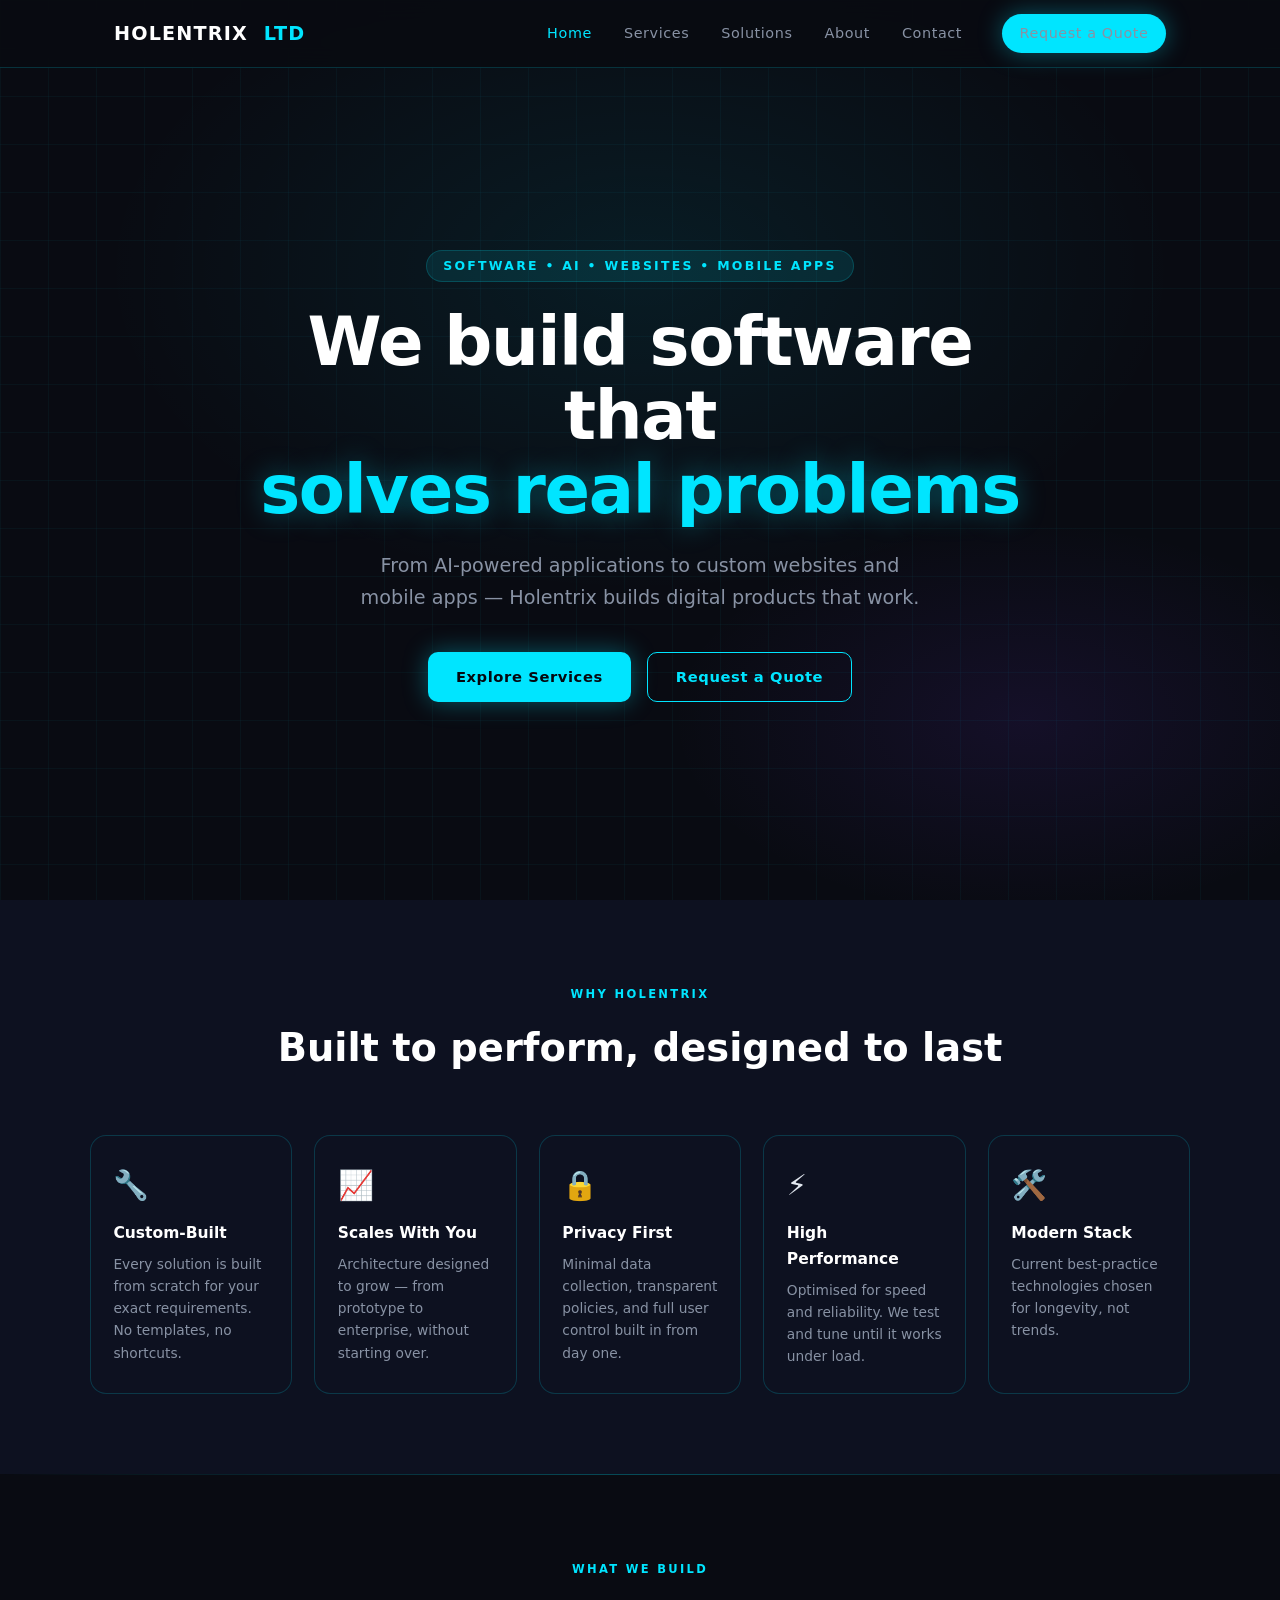
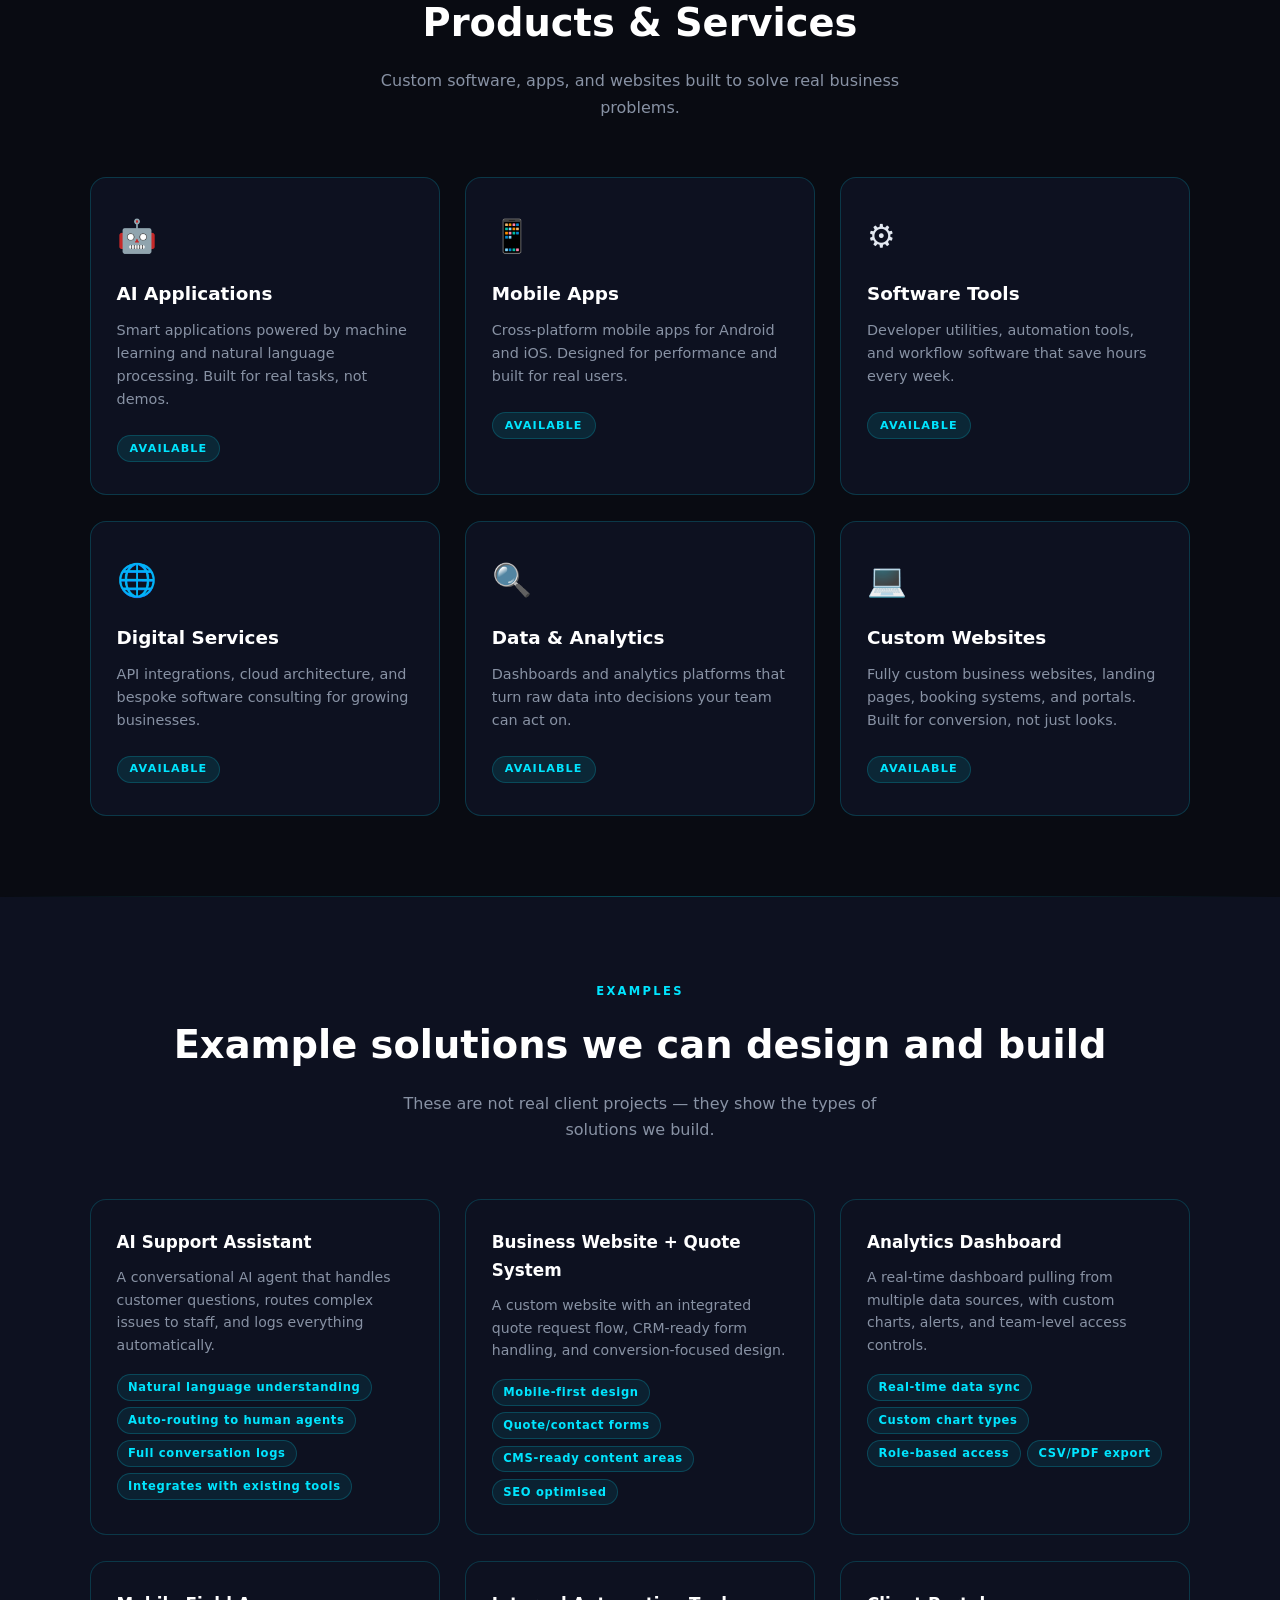
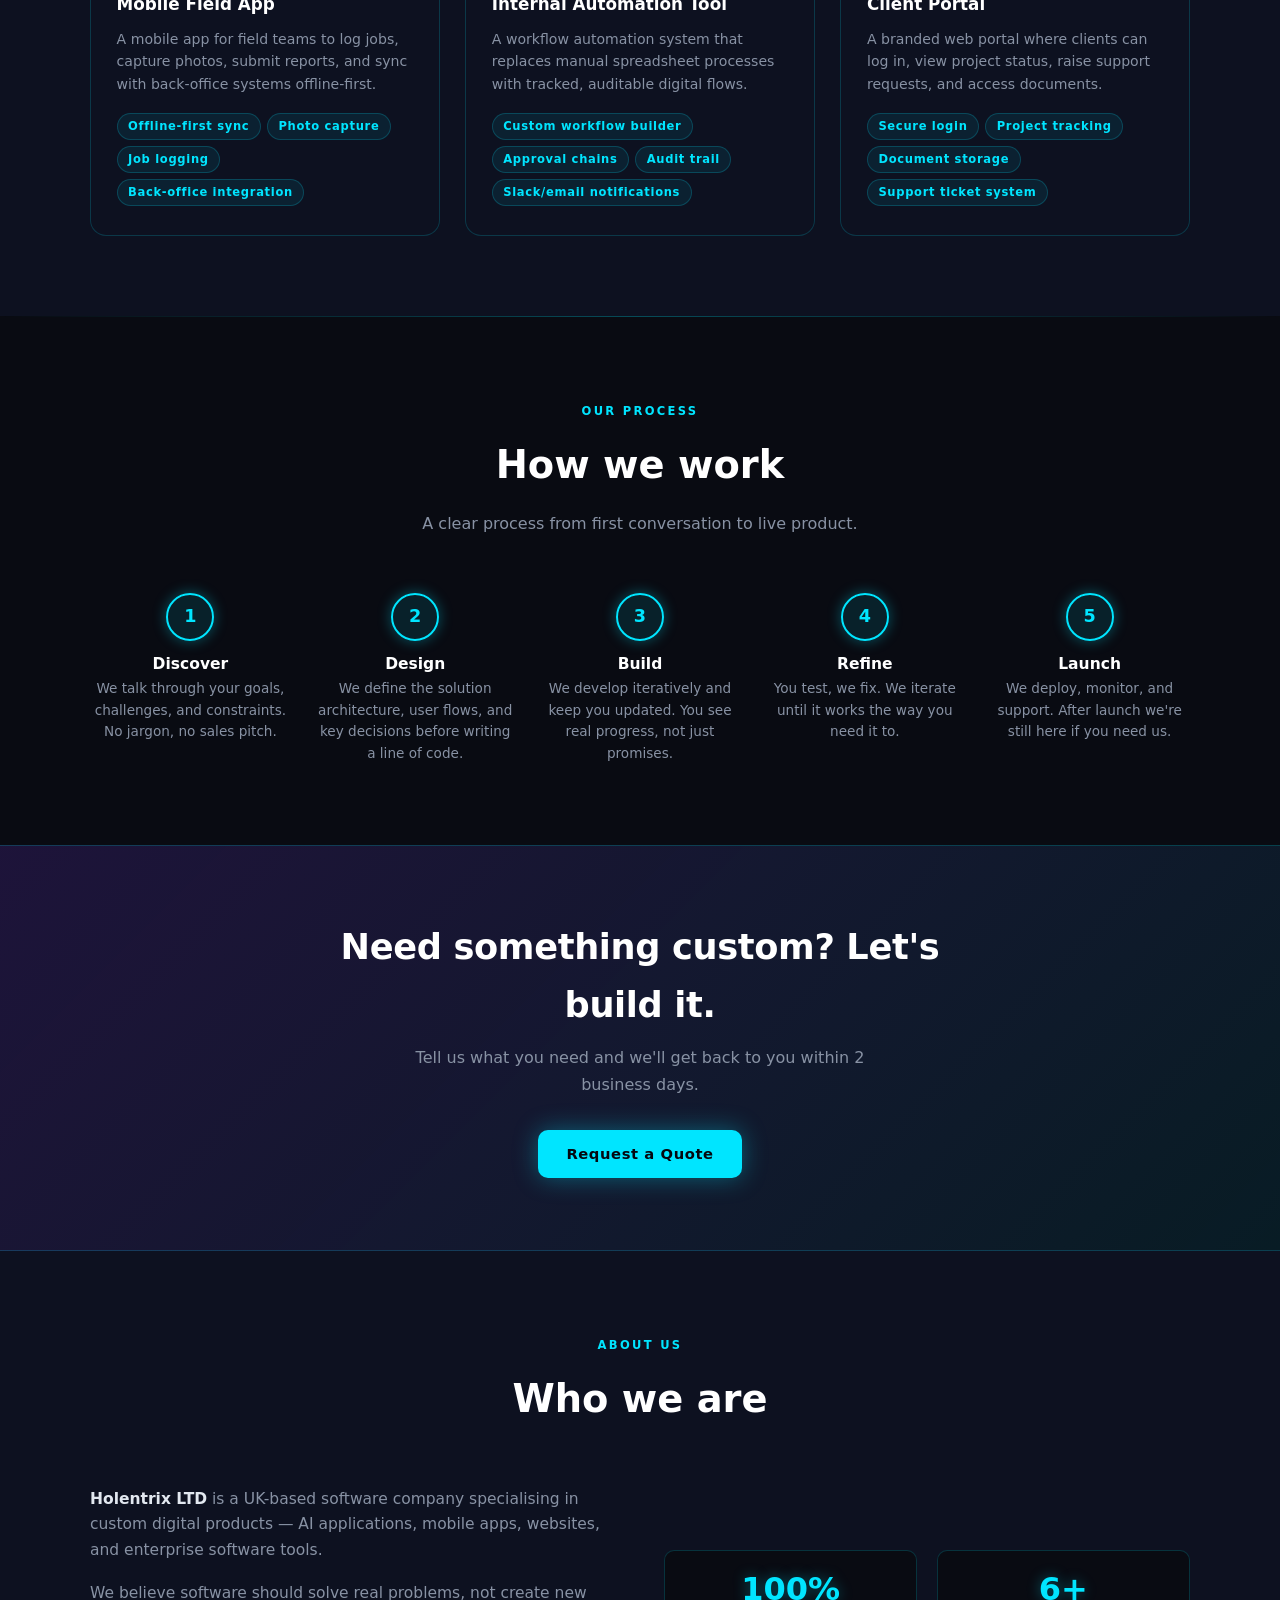
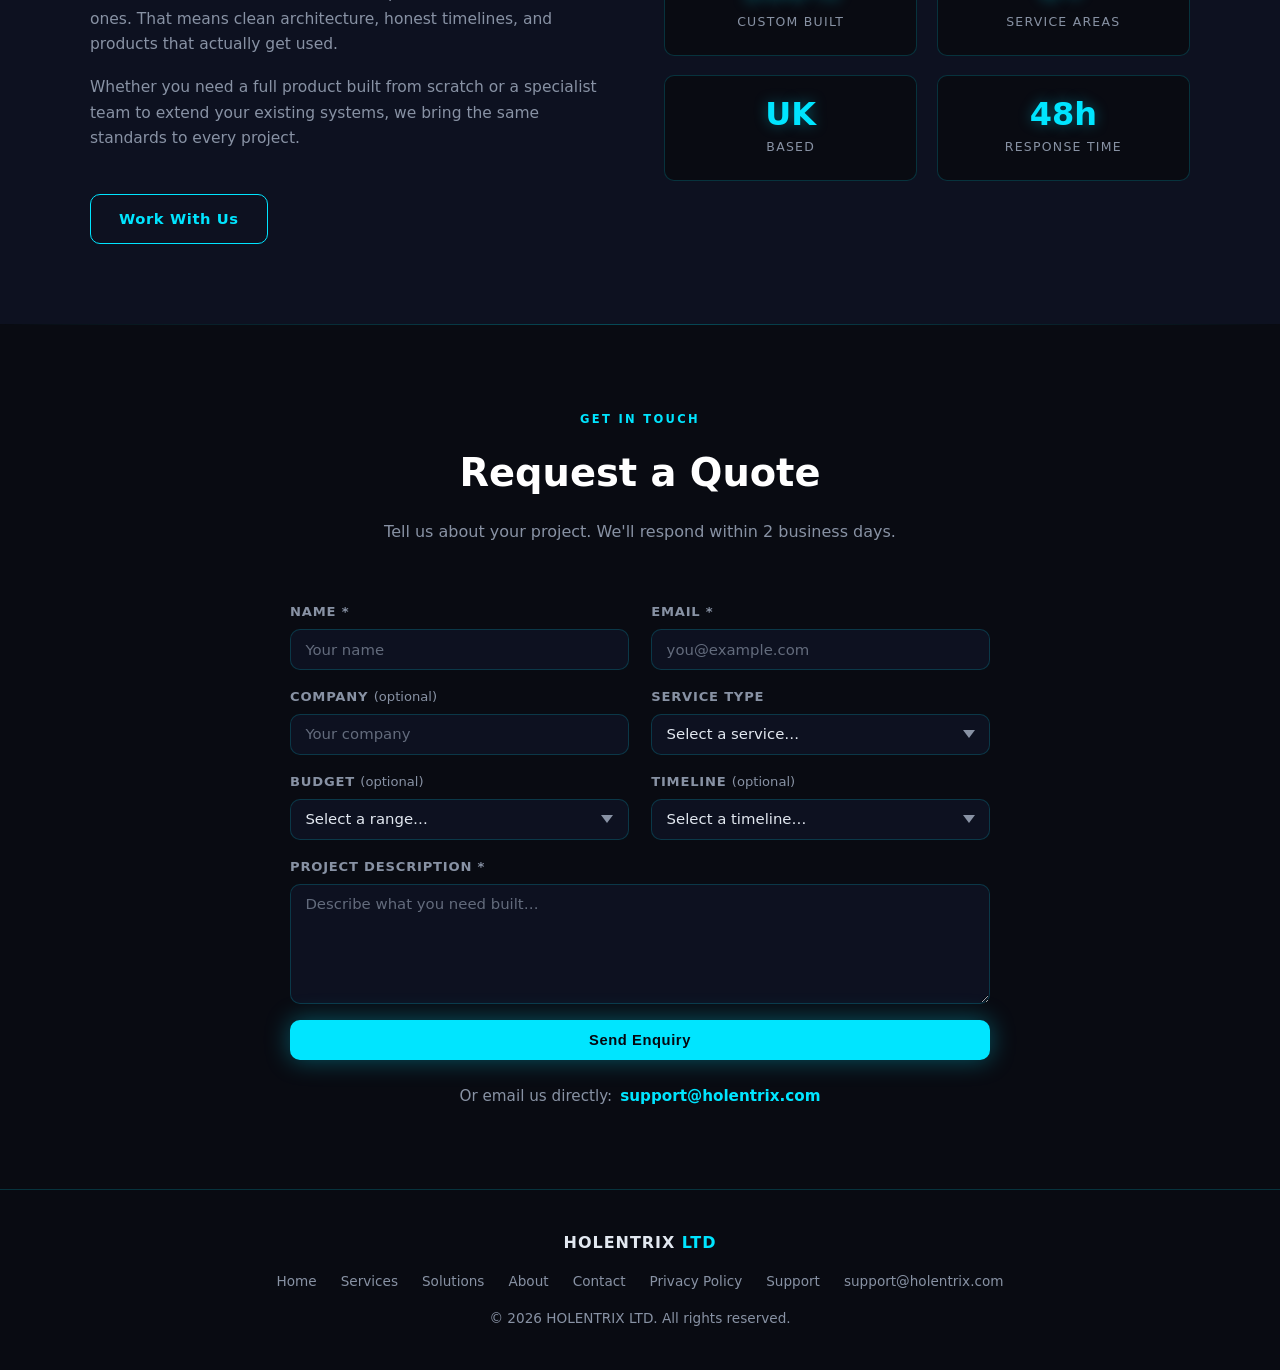
<file: index.html>
<!DOCTYPE html>
<html lang="en">
<head>
  <meta charset="UTF-8" />
  <meta name="viewport" content="width=device-width, initial-scale=1.0" />
  <meta name="description" content="HOLENTRIX LTD — Custom software, AI applications, mobile apps, and websites built to solve real business problems." />
  <meta name="theme-color" content="#090b12" />

  <!-- Open Graph -->
  <meta property="og:title" content="HOLENTRIX LTD" />
  <meta property="og:description" content="Custom software, AI applications, mobile apps, and websites built to solve real business problems." />
  <meta property="og:type" content="website" />
  <meta property="og:url" content="https://holentrix.com/" />

  <title>HOLENTRIX LTD — Software &amp; AI</title>
  <link rel="stylesheet" href="css/style.css" />

  <link rel="icon" type="image/svg+xml" href="favicon.svg" />
</head>
<body>

  <!-- ===================================================
       NAVIGATION
       =================================================== -->
  <nav class="nav" role="navigation" aria-label="Main navigation">
    <div class="nav__inner">
      <a href="index.html" class="nav__logo" aria-label="HOLENTRIX LTD Home">
        HOLENTRIX<span>&nbsp;LTD</span>
      </a>

      <button
        class="nav__toggle"
        id="navToggle"
        aria-controls="navLinks"
        aria-expanded="false"
        aria-label="Toggle navigation"
      >
        <span></span>
        <span></span>
        <span></span>
      </button>

      <ul class="nav__links" id="navLinks" role="list">
        <li><a href="index.html" class="active">Home</a></li>
        <li><a href="#services">Services</a></li>
        <li><a href="#solutions">Solutions</a></li>
        <li><a href="#about">About</a></li>
        <li><a href="#contact">Contact</a></li>
        <li><a href="#contact" class="nav__cta btn btn--primary">Request a Quote</a></li>
      </ul>
    </div>
  </nav>

  <!-- ===================================================
       HERO
       =================================================== -->
  <section class="hero" id="hero" aria-labelledby="hero-title">
    <div class="hero__bg" aria-hidden="true"></div>
    <div class="hero__content">
      <span class="hero__eyebrow fade-up">Software &bull; AI &bull; Websites &bull; Mobile Apps</span>
      <h1 class="hero__title fade-up fade-up--delay-1" id="hero-title">
        We build software that<br/><span class="highlight">solves real problems</span>
      </h1>
      <p class="hero__subtitle fade-up fade-up--delay-2">
        From AI-powered applications to custom websites and mobile apps — Holentrix builds digital products that work.
      </p>
      <div class="hero__ctas fade-up fade-up--delay-3">
        <a href="#services" class="btn btn--primary">Explore Services</a>
        <a href="#contact" class="btn btn--outline">Request a Quote</a>
      </div>
    </div>
  </section>

  <!-- ===================================================
       TRUST / VALUE SECTION
       =================================================== -->
  <section class="section section--alt" id="trust" aria-labelledby="trust-title">
    <div class="container">
      <div class="section__header">
        <span class="section__tag">Why Holentrix</span>
        <h2 class="section__title" id="trust-title">Built to perform, designed to last</h2>
      </div>
      <div class="trust-grid">
        <div class="trust-item" data-fade>
          <div class="trust-item__icon">🔧</div>
          <h3 class="trust-item__title">Custom-Built</h3>
          <p class="trust-item__desc">Every solution is built from scratch for your exact requirements. No templates, no shortcuts.</p>
        </div>
        <div class="trust-item" data-fade>
          <div class="trust-item__icon">📈</div>
          <h3 class="trust-item__title">Scales With You</h3>
          <p class="trust-item__desc">Architecture designed to grow — from prototype to enterprise, without starting over.</p>
        </div>
        <div class="trust-item" data-fade>
          <div class="trust-item__icon">🔒</div>
          <h3 class="trust-item__title">Privacy First</h3>
          <p class="trust-item__desc">Minimal data collection, transparent policies, and full user control built in from day one.</p>
        </div>
        <div class="trust-item" data-fade>
          <div class="trust-item__icon">⚡</div>
          <h3 class="trust-item__title">High Performance</h3>
          <p class="trust-item__desc">Optimised for speed and reliability. We test and tune until it works under load.</p>
        </div>
        <div class="trust-item" data-fade>
          <div class="trust-item__icon">🛠️</div>
          <h3 class="trust-item__title">Modern Stack</h3>
          <p class="trust-item__desc">Current best-practice technologies chosen for longevity, not trends.</p>
        </div>
      </div>
    </div>
  </section>

  <div class="glow-divider"></div>

  <!-- ===================================================
       SERVICES SECTION
       =================================================== -->
  <section class="section" id="services" aria-labelledby="services-title">
    <div class="container">
      <div class="section__header">
        <span class="section__tag">What We Build</span>
        <h2 class="section__title" id="services-title">Products &amp; Services</h2>
        <p class="section__subtitle">Custom software, apps, and websites built to solve real business problems.</p>
      </div>
      <div class="products__grid">

        <a href="ai-applications.html" class="product-card product-card--link" data-fade>
          <div class="product-card__icon">🤖</div>
          <h3 class="product-card__title">AI Applications</h3>
          <p class="product-card__desc">Smart applications powered by machine learning and natural language processing. Built for real tasks, not demos.</p>
          <span class="product-card__badge">Available</span>
        </a>

        <a href="mobile-apps.html" class="product-card product-card--link" data-fade>
          <div class="product-card__icon">📱</div>
          <h3 class="product-card__title">Mobile Apps</h3>
          <p class="product-card__desc">Cross-platform mobile apps for Android and iOS. Designed for performance and built for real users.</p>
          <span class="product-card__badge">Available</span>
        </a>

        <a href="software-tools.html" class="product-card product-card--link" data-fade>
          <div class="product-card__icon">⚙️</div>
          <h3 class="product-card__title">Software Tools</h3>
          <p class="product-card__desc">Developer utilities, automation tools, and workflow software that save hours every week.</p>
          <span class="product-card__badge">Available</span>
        </a>

        <a href="digital-services.html" class="product-card product-card--link" data-fade>
          <div class="product-card__icon">🌐</div>
          <h3 class="product-card__title">Digital Services</h3>
          <p class="product-card__desc">API integrations, cloud architecture, and bespoke software consulting for growing businesses.</p>
          <span class="product-card__badge">Available</span>
        </a>

        <a href="data-analytics.html" class="product-card product-card--link" data-fade>
          <div class="product-card__icon">🔍</div>
          <h3 class="product-card__title">Data &amp; Analytics</h3>
          <p class="product-card__desc">Dashboards and analytics platforms that turn raw data into decisions your team can act on.</p>
          <span class="product-card__badge">Available</span>
        </a>

        <a href="custom-websites.html" class="product-card product-card--link" data-fade>
          <div class="product-card__icon">💻</div>
          <h3 class="product-card__title">Custom Websites</h3>
          <p class="product-card__desc">Fully custom business websites, landing pages, booking systems, and portals. Built for conversion, not just looks.</p>
          <span class="product-card__badge">Available</span>
        </a>

      </div>
    </div>
  </section>

  <div class="glow-divider"></div>

  <!-- ===================================================
       EXAMPLE SOLUTIONS SECTION
       =================================================== -->
  <section class="section section--alt" id="solutions" aria-labelledby="solutions-title">
    <div class="container">
      <div class="section__header">
        <span class="section__tag">Examples</span>
        <h2 class="section__title" id="solutions-title">Example solutions we can design and build</h2>
        <p class="section__subtitle">These are not real client projects — they show the types of solutions we build.</p>
      </div>
      <div class="solutions__grid">

        <div class="solution-card" data-fade>
          <h3 class="solution-card__title">AI Support Assistant</h3>
          <p class="solution-card__desc">A conversational AI agent that handles customer questions, routes complex issues to staff, and logs everything automatically.</p>
          <ul class="solution-card__features">
            <li>Natural language understanding</li>
            <li>Auto-routing to human agents</li>
            <li>Full conversation logs</li>
            <li>Integrates with existing tools</li>
          </ul>
        </div>

        <div class="solution-card" data-fade>
          <h3 class="solution-card__title">Business Website + Quote System</h3>
          <p class="solution-card__desc">A custom website with an integrated quote request flow, CRM-ready form handling, and conversion-focused design.</p>
          <ul class="solution-card__features">
            <li>Mobile-first design</li>
            <li>Quote/contact forms</li>
            <li>CMS-ready content areas</li>
            <li>SEO optimised</li>
          </ul>
        </div>

        <div class="solution-card" data-fade>
          <h3 class="solution-card__title">Analytics Dashboard</h3>
          <p class="solution-card__desc">A real-time dashboard pulling from multiple data sources, with custom charts, alerts, and team-level access controls.</p>
          <ul class="solution-card__features">
            <li>Real-time data sync</li>
            <li>Custom chart types</li>
            <li>Role-based access</li>
            <li>CSV/PDF export</li>
          </ul>
        </div>

        <div class="solution-card" data-fade>
          <h3 class="solution-card__title">Mobile Field App</h3>
          <p class="solution-card__desc">A mobile app for field teams to log jobs, capture photos, submit reports, and sync with back-office systems offline-first.</p>
          <ul class="solution-card__features">
            <li>Offline-first sync</li>
            <li>Photo capture</li>
            <li>Job logging</li>
            <li>Back-office integration</li>
          </ul>
        </div>

        <div class="solution-card" data-fade>
          <h3 class="solution-card__title">Internal Automation Tool</h3>
          <p class="solution-card__desc">A workflow automation system that replaces manual spreadsheet processes with tracked, auditable digital flows.</p>
          <ul class="solution-card__features">
            <li>Custom workflow builder</li>
            <li>Approval chains</li>
            <li>Audit trail</li>
            <li>Slack/email notifications</li>
          </ul>
        </div>

        <div class="solution-card" data-fade>
          <h3 class="solution-card__title">Client Portal</h3>
          <p class="solution-card__desc">A branded web portal where clients can log in, view project status, raise support requests, and access documents.</p>
          <ul class="solution-card__features">
            <li>Secure login</li>
            <li>Project tracking</li>
            <li>Document storage</li>
            <li>Support ticket system</li>
          </ul>
        </div>

      </div>
    </div>
  </section>

  <div class="glow-divider"></div>

  <!-- ===================================================
       HOW WE WORK SECTION
       =================================================== -->
  <section class="section how-we-work" id="process" aria-labelledby="process-title">
    <div class="container">
      <div class="section__header">
        <span class="section__tag">Our Process</span>
        <h2 class="section__title" id="process-title">How we work</h2>
        <p class="section__subtitle">A clear process from first conversation to live product.</p>
      </div>
      <div class="steps">
        <div class="step" data-fade>
          <div class="step__num">1</div>
          <div class="step__body">
            <div class="step__title">Discover</div>
            <p class="step__desc">We talk through your goals, challenges, and constraints. No jargon, no sales pitch.</p>
          </div>
        </div>
        <div class="step" data-fade>
          <div class="step__num">2</div>
          <div class="step__body">
            <div class="step__title">Design</div>
            <p class="step__desc">We define the solution architecture, user flows, and key decisions before writing a line of code.</p>
          </div>
        </div>
        <div class="step" data-fade>
          <div class="step__num">3</div>
          <div class="step__body">
            <div class="step__title">Build</div>
            <p class="step__desc">We develop iteratively and keep you updated. You see real progress, not just promises.</p>
          </div>
        </div>
        <div class="step" data-fade>
          <div class="step__num">4</div>
          <div class="step__body">
            <div class="step__title">Refine</div>
            <p class="step__desc">You test, we fix. We iterate until it works the way you need it to.</p>
          </div>
        </div>
        <div class="step" data-fade>
          <div class="step__num">5</div>
          <div class="step__body">
            <div class="step__title">Launch</div>
            <p class="step__desc">We deploy, monitor, and support. After launch we're still here if you need us.</p>
          </div>
        </div>
      </div>
    </div>
  </section>

  <!-- ===================================================
       CTA BAND
       =================================================== -->
  <div class="cta-band">
    <div class="cta-band__inner">
      <h2 class="cta-band__title">Need something custom? Let's build it.</h2>
      <p class="cta-band__sub">Tell us what you need and we'll get back to you within 2 business days.</p>
      <a href="#contact" class="btn btn--primary">Request a Quote</a>
    </div>
  </div>

  <!-- ===================================================
       ABOUT SECTION
       =================================================== -->
  <section class="section section--alt" id="about" aria-labelledby="about-title">
    <div class="container">
      <div class="section__header">
        <span class="section__tag">About Us</span>
        <h2 class="section__title" id="about-title">Who we are</h2>
      </div>
      <div class="about__grid">
        <div class="about__text">
          <p><strong>Holentrix LTD</strong> is a UK-based software company specialising in custom digital products — AI applications, mobile apps, websites, and enterprise software tools.</p>
          <p>We believe software should solve real problems, not create new ones. That means clean architecture, honest timelines, and products that actually get used.</p>
          <p>Whether you need a full product built from scratch or a specialist team to extend your existing systems, we bring the same standards to every project.</p>
          <a href="#contact" class="btn btn--outline mt-3">Work With Us</a>
        </div>
        <div class="about__stats">
          <div class="stat-card">
            <div class="stat-card__value">100%</div>
            <div class="stat-card__label">Custom Built</div>
          </div>
          <div class="stat-card">
            <div class="stat-card__value">6+</div>
            <div class="stat-card__label">Service Areas</div>
          </div>
          <div class="stat-card">
            <div class="stat-card__value">UK</div>
            <div class="stat-card__label">Based</div>
          </div>
          <div class="stat-card">
            <div class="stat-card__value">48h</div>
            <div class="stat-card__label">Response Time</div>
          </div>
        </div>
      </div>
    </div>
  </section>

  <div class="glow-divider"></div>

  <!-- ===================================================
       CONTACT / QUOTE SECTION
       =================================================== -->
  <section class="section" id="contact" aria-labelledby="contact-title">
    <div class="container">
      <div class="section__header">
        <span class="section__tag">Get In Touch</span>
        <h2 class="section__title" id="contact-title">Request a Quote</h2>
        <p class="section__subtitle">Tell us about your project. We'll respond within 2 business days.</p>
      </div>

      <div class="quote-form">
        <div class="form-success" id="formSuccess" role="alert" aria-live="polite">
          <div class="form-success__icon">✅</div>
          <div class="form-success__title">Enquiry sent!</div>
          <p class="form-success__msg">Thanks for reaching out. We'll get back to you within 2 business days.</p>
        </div>

        <form id="quoteForm" novalidate>
          <div class="form-grid">
            <div class="form-group" id="group-name">
              <label for="fname">Name <span aria-hidden="true">*</span></label>
              <input type="text" id="fname" name="name" placeholder="Your name" required autocomplete="name" />
              <span class="form-error-msg" id="err-name">Please enter your name.</span>
            </div>
            <div class="form-group" id="group-email">
              <label for="femail">Email <span aria-hidden="true">*</span></label>
              <input type="email" id="femail" name="email" placeholder="you@example.com" required autocomplete="email" />
              <span class="form-error-msg" id="err-email">Please enter a valid email address.</span>
            </div>
            <div class="form-group" id="group-company">
              <label for="fcompany">Company <span style="font-weight:400;text-transform:none;letter-spacing:0;">(optional)</span></label>
              <input type="text" id="fcompany" name="company" placeholder="Your company" autocomplete="organization" />
            </div>
            <div class="form-group" id="group-service">
              <label for="fservice">Service Type</label>
              <select id="fservice" name="service">
                <option value="">Select a service…</option>
                <option value="AI Applications">AI Applications</option>
                <option value="Mobile App">Mobile App</option>
                <option value="Software Tools">Software Tools</option>
                <option value="Digital Services">Digital Services</option>
                <option value="Data &amp; Analytics">Data &amp; Analytics</option>
                <option value="Custom Website">Custom Website</option>
                <option value="Other">Other</option>
              </select>
            </div>
            <div class="form-group" id="group-budget">
              <label for="fbudget">Budget <span style="font-weight:400;text-transform:none;letter-spacing:0;">(optional)</span></label>
              <select id="fbudget" name="budget">
                <option value="">Select a range…</option>
                <option value="Under £5k">Under £5k</option>
                <option value="£5k–£15k">£5k–£15k</option>
                <option value="£15k–£50k">£15k–£50k</option>
                <option value="£50k+">£50k+</option>
                <option value="Not sure">Not sure</option>
              </select>
            </div>
            <div class="form-group" id="group-timeline">
              <label for="ftimeline">Timeline <span style="font-weight:400;text-transform:none;letter-spacing:0;">(optional)</span></label>
              <select id="ftimeline" name="timeline">
                <option value="">Select a timeline…</option>
                <option value="ASAP">ASAP</option>
                <option value="Within 1 month">Within 1 month</option>
                <option value="1–3 months">1–3 months</option>
                <option value="3–6 months">3–6 months</option>
                <option value="Flexible">Flexible</option>
              </select>
            </div>
            <div class="form-group form-group--full" id="group-desc">
              <label for="fdesc">Project Description <span aria-hidden="true">*</span></label>
              <textarea id="fdesc" name="description" rows="5" placeholder="Describe what you need built…" required></textarea>
              <span class="form-error-msg" id="err-desc">Please describe your project.</span>
            </div>
          </div>
          <div class="form-submit">
            <button type="submit" class="btn btn--primary btn--full">Send Enquiry</button>
          </div>
        </form>

        <div class="contact__email-row">
          <span>Or email us directly:</span>
          <a href="mailto:support@holentrix.com">support@holentrix.com</a>
        </div>
      </div>
    </div>
  </section>

  <!-- ===================================================
       FOOTER
       =================================================== -->
  <footer class="footer" role="contentinfo">
    <div class="footer__inner">
      <div class="footer__logo">HOLENTRIX<span>&nbsp;LTD</span></div>
      <nav class="footer__links" aria-label="Footer navigation">
        <a href="index.html">Home</a>
        <a href="#services">Services</a>
        <a href="#solutions">Solutions</a>
        <a href="#about">About</a>
        <a href="#contact">Contact</a>
        <a href="privacy.html">Privacy Policy</a>
        <a href="support.html">Support</a>
        <a href="mailto:support@holentrix.com">support@holentrix.com</a>
      </nav>
      <p class="footer__copy">&copy; <span class="js-year"></span> HOLENTRIX LTD. All rights reserved.</p>
    </div>
  </footer>

  <script src="js/main.js"></script>
</body>
</html>
</file>
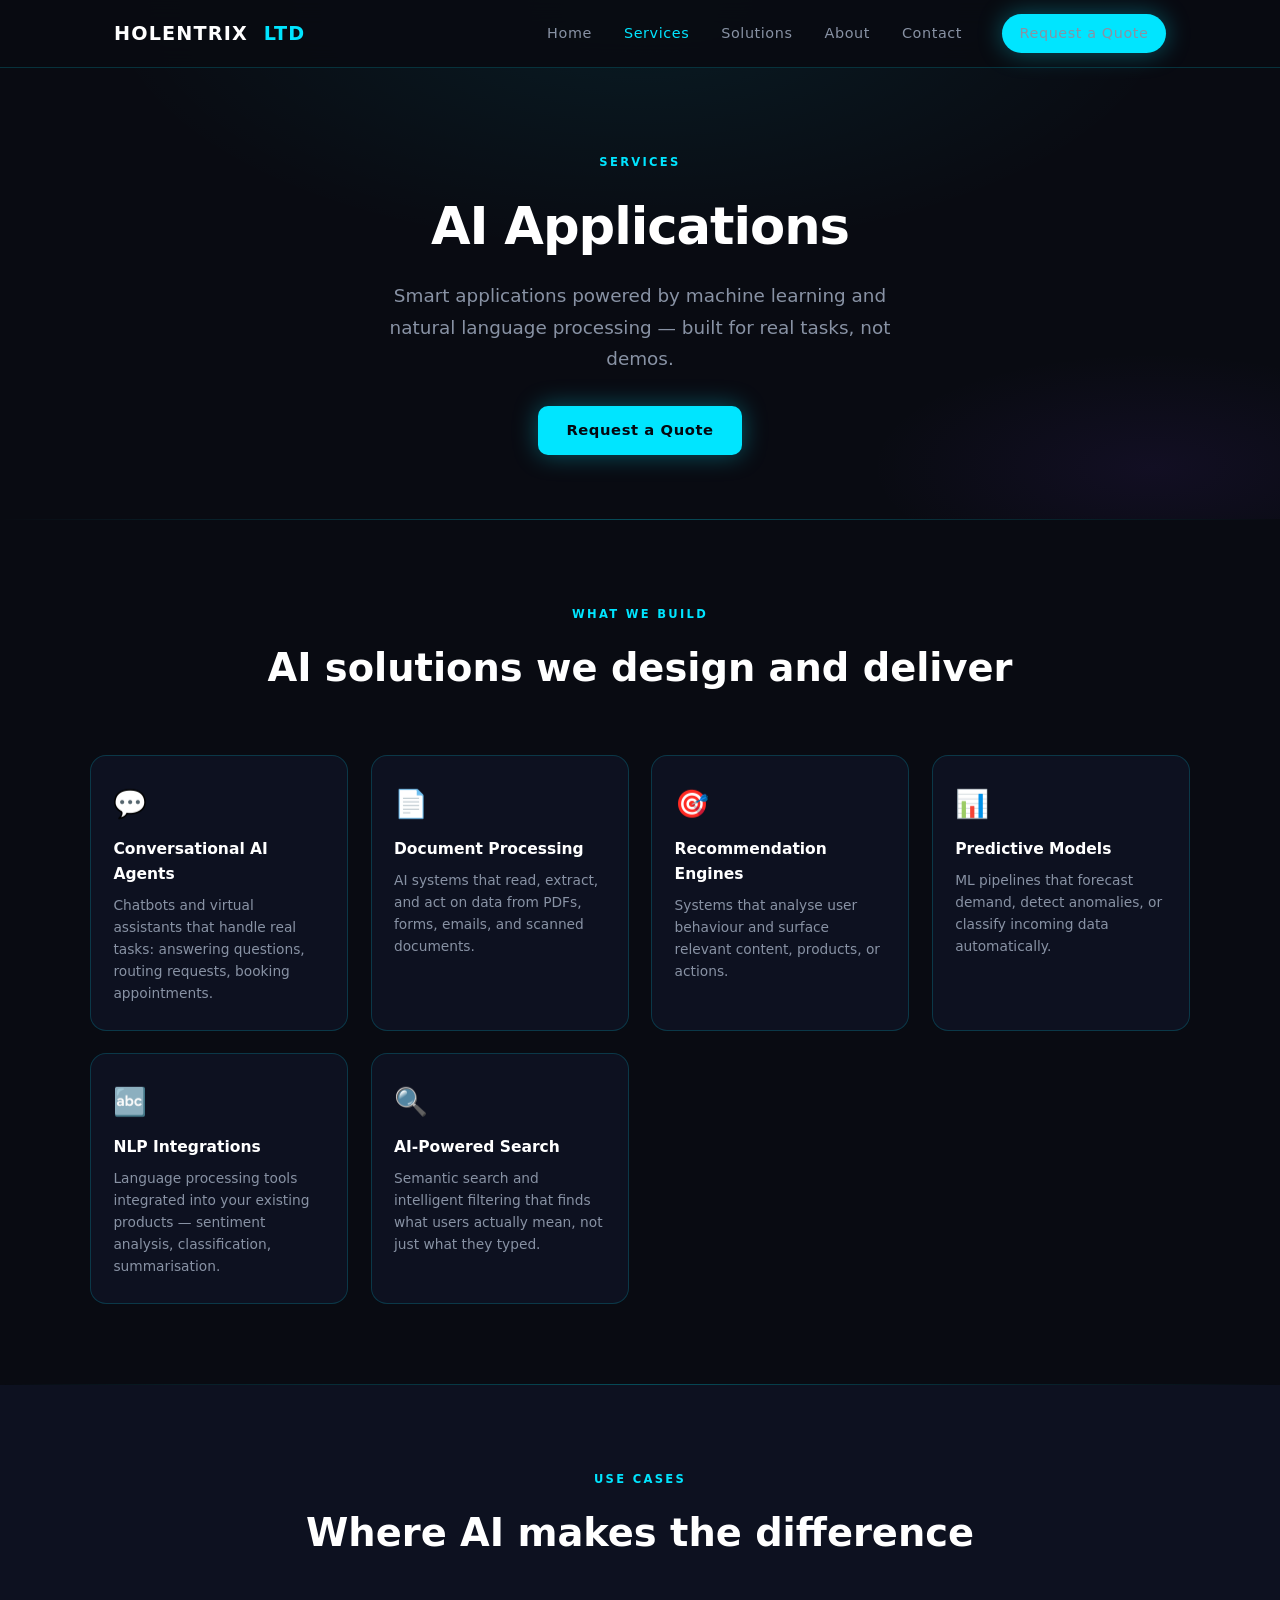
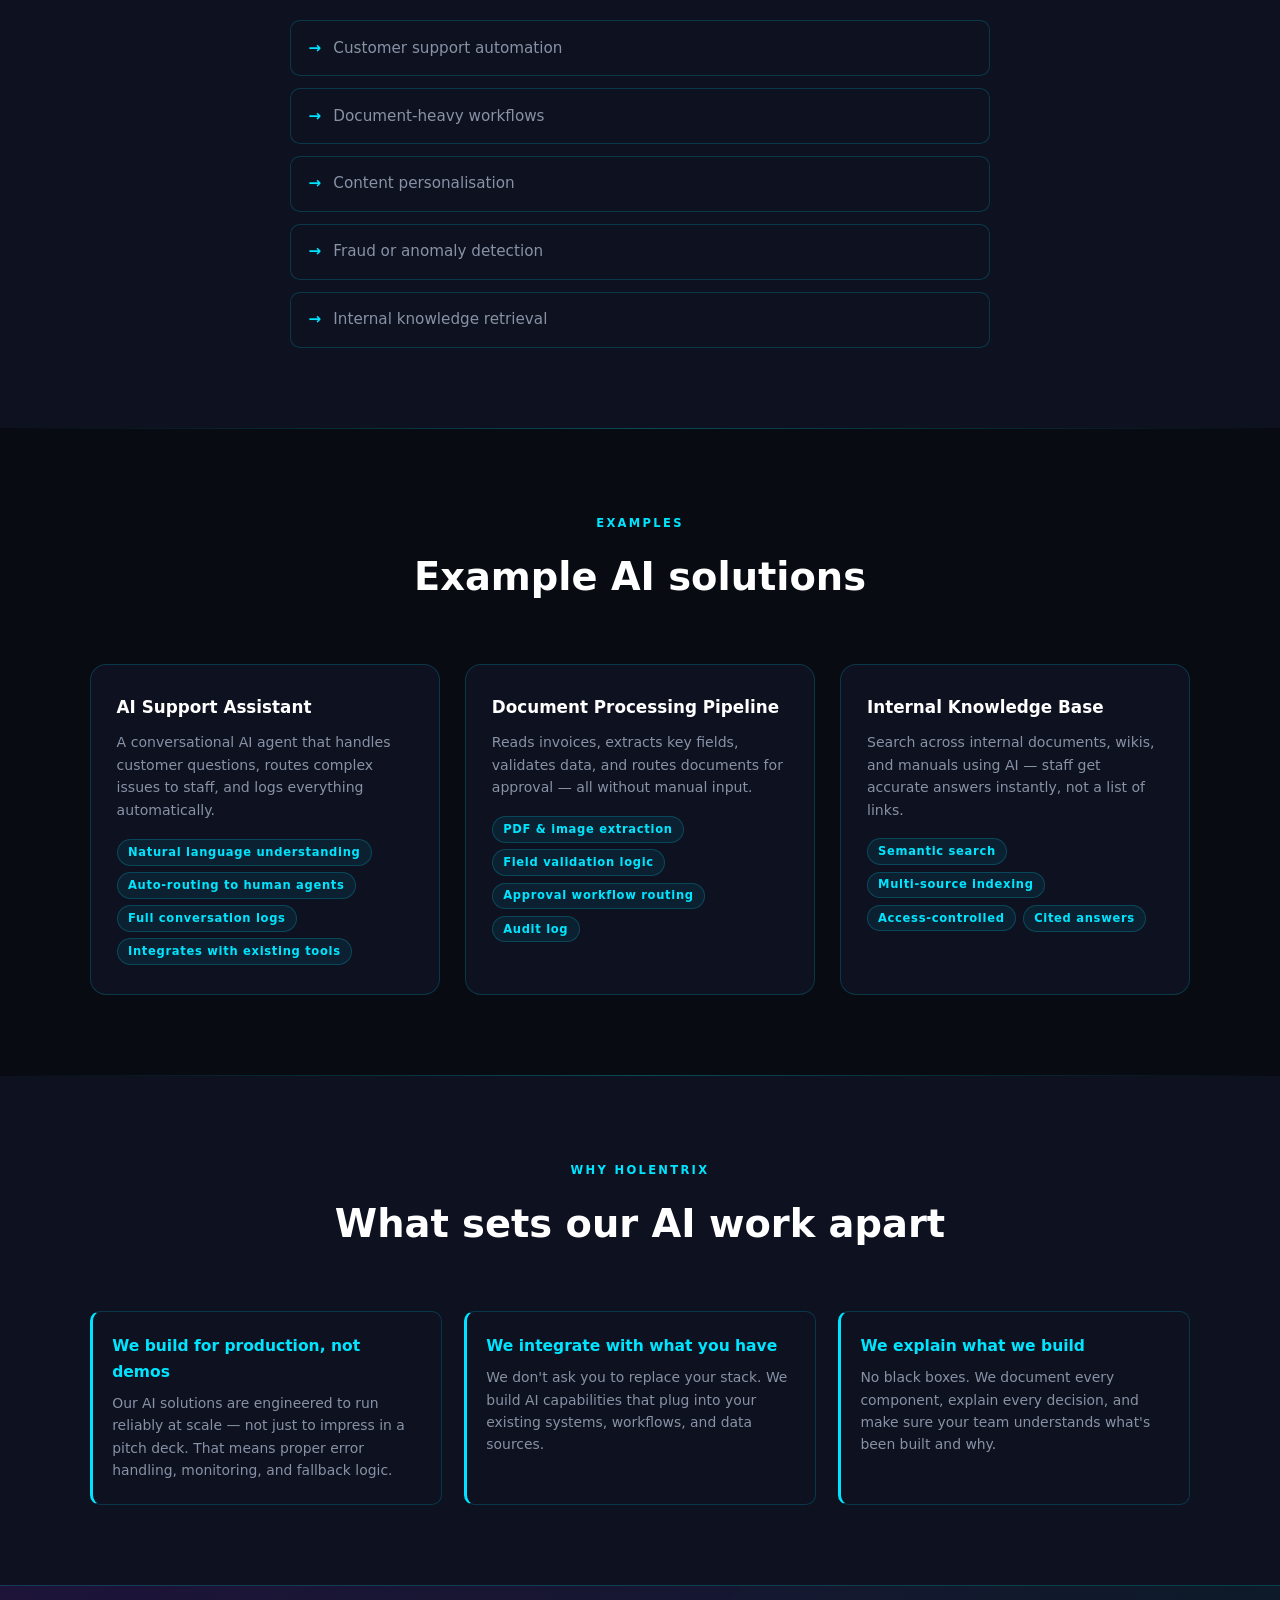
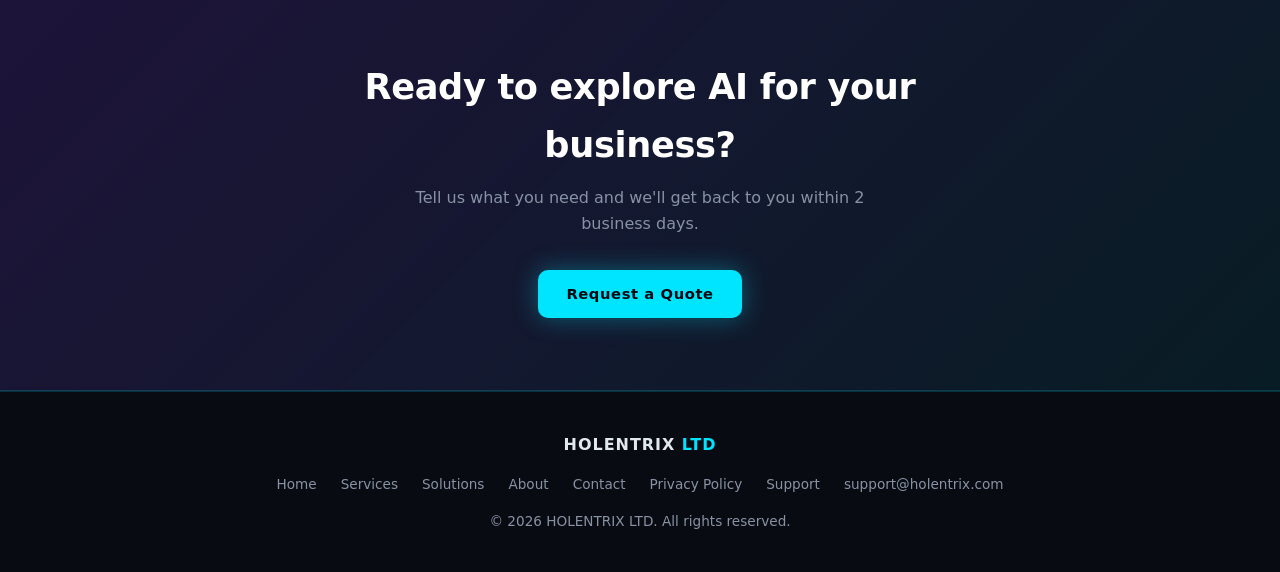
<file: ai-applications.html>
<!DOCTYPE html>
<html lang="en">
<head>
  <meta charset="UTF-8" />
  <meta name="viewport" content="width=device-width, initial-scale=1.0" />
  <meta name="description" content="AI Applications by HOLENTRIX LTD — Smart applications powered by machine learning and natural language processing, built for real tasks." />
  <meta name="theme-color" content="#090b12" />
  <meta property="og:title" content="AI Applications — HOLENTRIX LTD" />
  <meta property="og:description" content="Smart applications powered by machine learning and NLP — built for real tasks, not demos." />
  <meta property="og:type" content="website" />
  <title>AI Applications — HOLENTRIX LTD</title>
  <link rel="stylesheet" href="css/style.css" />
  <link rel="icon" type="image/svg+xml" href="favicon.svg" />
</head>
<body>

  <nav class="nav" role="navigation" aria-label="Main navigation">
    <div class="nav__inner">
      <a href="index.html" class="nav__logo" aria-label="HOLENTRIX LTD Home">HOLENTRIX<span>&nbsp;LTD</span></a>
      <button class="nav__toggle" id="navToggle" aria-controls="navLinks" aria-expanded="false" aria-label="Toggle navigation">
        <span></span><span></span><span></span>
      </button>
      <ul class="nav__links" id="navLinks" role="list">
        <li><a href="index.html">Home</a></li>
        <li><a href="index.html#services" class="active">Services</a></li>
        <li><a href="index.html#solutions">Solutions</a></li>
        <li><a href="index.html#about">About</a></li>
        <li><a href="index.html#contact">Contact</a></li>
        <li><a href="index.html#contact" class="nav__cta btn btn--primary">Request a Quote</a></li>
      </ul>
    </div>
  </nav>

  <section class="service-hero">
    <div class="service-hero__content">
      <span class="section__tag">Services</span>
      <h1 class="service-hero__title">AI Applications</h1>
      <p class="service-hero__subtitle">Smart applications powered by machine learning and natural language processing — built for real tasks, not demos.</p>
      <a href="index.html#contact" class="btn btn--primary">Request a Quote</a>
    </div>
  </section>

  <div class="glow-divider"></div>

  <section class="section" aria-labelledby="build-title">
    <div class="container">
      <div class="section__header">
        <span class="section__tag">What We Build</span>
        <h2 class="section__title" id="build-title">AI solutions we design and deliver</h2>
      </div>
      <div class="deliverables-grid">
        <div class="deliverable-item" data-fade>
          <div class="deliverable-item__icon">💬</div>
          <h3 class="deliverable-item__title">Conversational AI Agents</h3>
          <p class="deliverable-item__desc">Chatbots and virtual assistants that handle real tasks: answering questions, routing requests, booking appointments.</p>
        </div>
        <div class="deliverable-item" data-fade>
          <div class="deliverable-item__icon">📄</div>
          <h3 class="deliverable-item__title">Document Processing</h3>
          <p class="deliverable-item__desc">AI systems that read, extract, and act on data from PDFs, forms, emails, and scanned documents.</p>
        </div>
        <div class="deliverable-item" data-fade>
          <div class="deliverable-item__icon">🎯</div>
          <h3 class="deliverable-item__title">Recommendation Engines</h3>
          <p class="deliverable-item__desc">Systems that analyse user behaviour and surface relevant content, products, or actions.</p>
        </div>
        <div class="deliverable-item" data-fade>
          <div class="deliverable-item__icon">📊</div>
          <h3 class="deliverable-item__title">Predictive Models</h3>
          <p class="deliverable-item__desc">ML pipelines that forecast demand, detect anomalies, or classify incoming data automatically.</p>
        </div>
        <div class="deliverable-item" data-fade>
          <div class="deliverable-item__icon">🔤</div>
          <h3 class="deliverable-item__title">NLP Integrations</h3>
          <p class="deliverable-item__desc">Language processing tools integrated into your existing products — sentiment analysis, classification, summarisation.</p>
        </div>
        <div class="deliverable-item" data-fade>
          <div class="deliverable-item__icon">🔍</div>
          <h3 class="deliverable-item__title">AI-Powered Search</h3>
          <p class="deliverable-item__desc">Semantic search and intelligent filtering that finds what users actually mean, not just what they typed.</p>
        </div>
      </div>
    </div>
  </section>

  <div class="glow-divider"></div>

  <section class="section section--alt" aria-labelledby="usecases-title">
    <div class="container">
      <div class="section__header">
        <span class="section__tag">Use Cases</span>
        <h2 class="section__title" id="usecases-title">Where AI makes the difference</h2>
      </div>
      <div class="use-cases">
        <ul class="use-cases__list">
          <li>Customer support automation</li>
          <li>Document-heavy workflows</li>
          <li>Content personalisation</li>
          <li>Fraud or anomaly detection</li>
          <li>Internal knowledge retrieval</li>
        </ul>
      </div>
    </div>
  </section>

  <div class="glow-divider"></div>

  <section class="section" aria-labelledby="examples-title">
    <div class="container">
      <div class="section__header">
        <span class="section__tag">Examples</span>
        <h2 class="section__title" id="examples-title">Example AI solutions</h2>
      </div>
      <div class="solutions__grid">
        <div class="solution-card" data-fade>
          <h3 class="solution-card__title">AI Support Assistant</h3>
          <p class="solution-card__desc">A conversational AI agent that handles customer questions, routes complex issues to staff, and logs everything automatically.</p>
          <ul class="solution-card__features">
            <li>Natural language understanding</li>
            <li>Auto-routing to human agents</li>
            <li>Full conversation logs</li>
            <li>Integrates with existing tools</li>
          </ul>
        </div>
        <div class="solution-card" data-fade>
          <h3 class="solution-card__title">Document Processing Pipeline</h3>
          <p class="solution-card__desc">Reads invoices, extracts key fields, validates data, and routes documents for approval — all without manual input.</p>
          <ul class="solution-card__features">
            <li>PDF &amp; image extraction</li>
            <li>Field validation logic</li>
            <li>Approval workflow routing</li>
            <li>Audit log</li>
          </ul>
        </div>
        <div class="solution-card" data-fade>
          <h3 class="solution-card__title">Internal Knowledge Base</h3>
          <p class="solution-card__desc">Search across internal documents, wikis, and manuals using AI — staff get accurate answers instantly, not a list of links.</p>
          <ul class="solution-card__features">
            <li>Semantic search</li>
            <li>Multi-source indexing</li>
            <li>Access-controlled</li>
            <li>Cited answers</li>
          </ul>
        </div>
      </div>
    </div>
  </section>

  <div class="glow-divider"></div>

  <section class="section section--alt" aria-labelledby="why-title">
    <div class="container">
      <div class="section__header">
        <span class="section__tag">Why Holentrix</span>
        <h2 class="section__title" id="why-title">What sets our AI work apart</h2>
      </div>
      <div class="why-grid">
        <div class="why-item" data-fade>
          <div class="why-item__title">We build for production, not demos</div>
          <p class="why-item__desc">Our AI solutions are engineered to run reliably at scale — not just to impress in a pitch deck. That means proper error handling, monitoring, and fallback logic.</p>
        </div>
        <div class="why-item" data-fade>
          <div class="why-item__title">We integrate with what you have</div>
          <p class="why-item__desc">We don't ask you to replace your stack. We build AI capabilities that plug into your existing systems, workflows, and data sources.</p>
        </div>
        <div class="why-item" data-fade>
          <div class="why-item__title">We explain what we build</div>
          <p class="why-item__desc">No black boxes. We document every component, explain every decision, and make sure your team understands what's been built and why.</p>
        </div>
      </div>
    </div>
  </section>

  <div class="cta-band">
    <div class="cta-band__inner">
      <h2 class="cta-band__title">Ready to explore AI for your business?</h2>
      <p class="cta-band__sub">Tell us what you need and we'll get back to you within 2 business days.</p>
      <a href="index.html#contact" class="btn btn--primary">Request a Quote</a>
    </div>
  </div>

  <footer class="footer" role="contentinfo">
    <div class="footer__inner">
      <div class="footer__logo">HOLENTRIX<span>&nbsp;LTD</span></div>
      <nav class="footer__links" aria-label="Footer navigation">
        <a href="index.html">Home</a>
        <a href="index.html#services">Services</a>
        <a href="index.html#solutions">Solutions</a>
        <a href="index.html#about">About</a>
        <a href="index.html#contact">Contact</a>
        <a href="privacy.html">Privacy Policy</a>
        <a href="support.html">Support</a>
        <a href="mailto:support@holentrix.com">support@holentrix.com</a>
      </nav>
      <p class="footer__copy">&copy; <span class="js-year"></span> HOLENTRIX LTD. All rights reserved.</p>
    </div>
  </footer>

  <script src="js/main.js"></script>
</body>
</html>
</file>
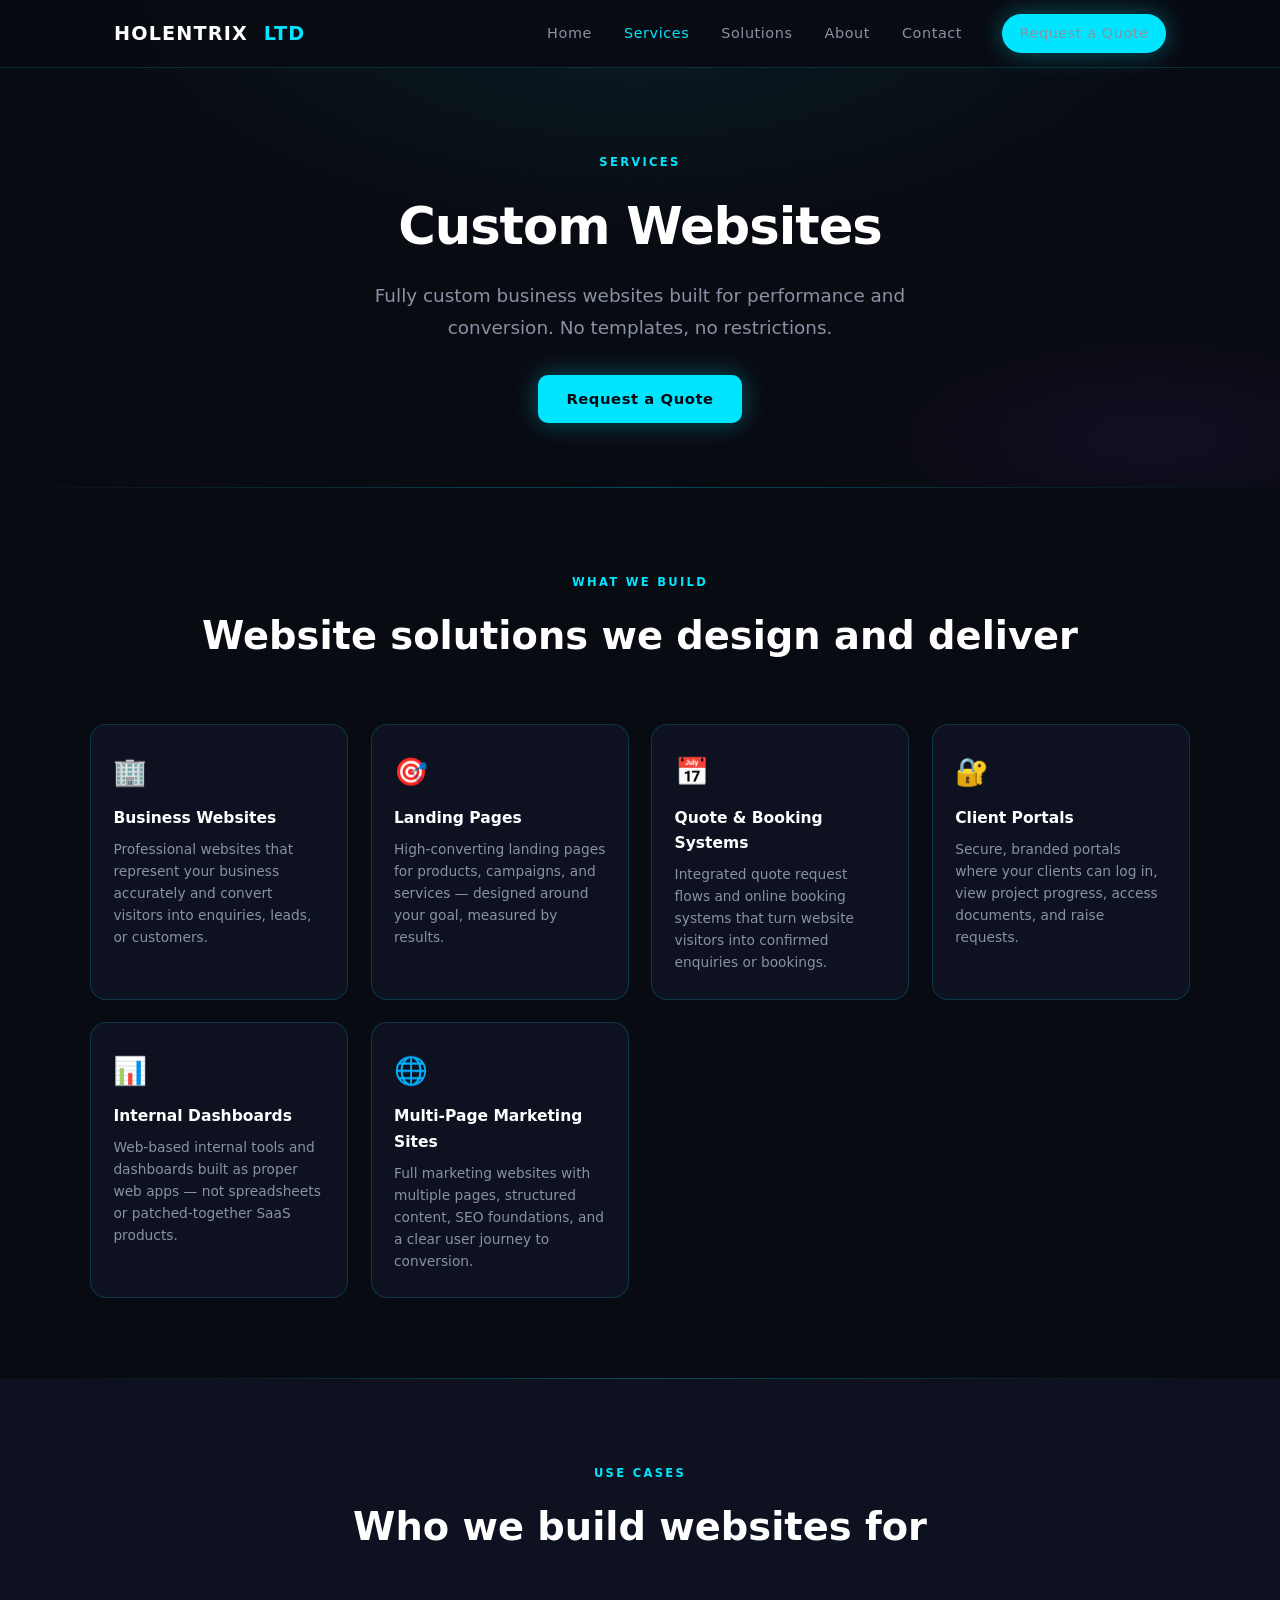
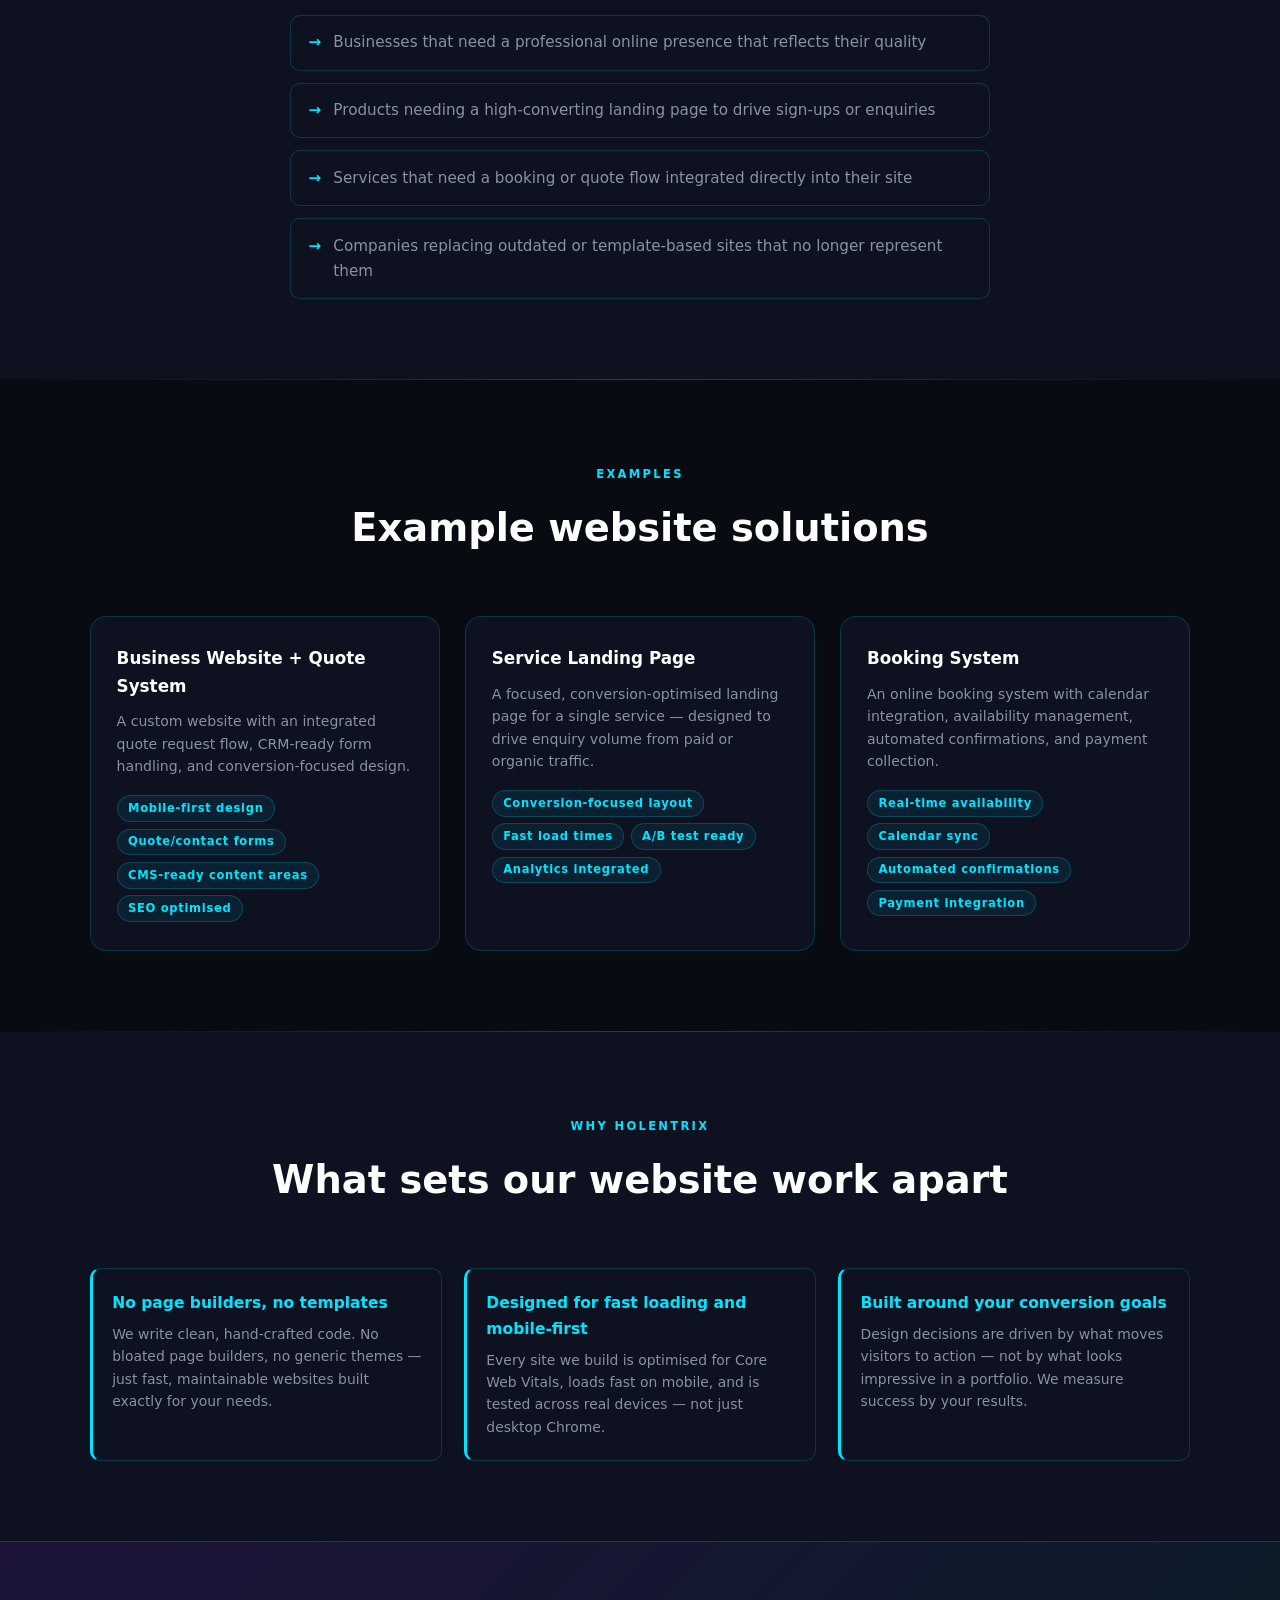
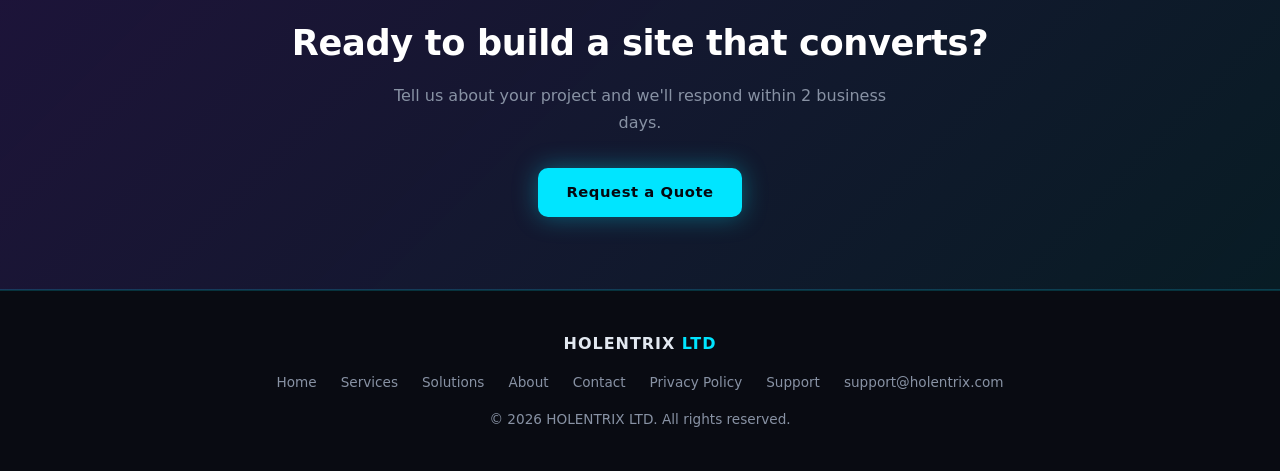
<file: custom-websites.html>
<!DOCTYPE html>
<html lang="en">
<head>
  <meta charset="UTF-8" />
  <meta name="viewport" content="width=device-width, initial-scale=1.0" />
  <meta name="description" content="Custom Websites by HOLENTRIX LTD — Fully custom business websites built for performance and conversion. No templates, no restrictions." />
  <meta name="theme-color" content="#090b12" />
  <meta property="og:title" content="Custom Websites — HOLENTRIX LTD" />
  <meta property="og:description" content="Fully custom business websites built for performance and conversion. No templates, no restrictions." />
  <meta property="og:type" content="website" />
  <title>Custom Websites — HOLENTRIX LTD</title>
  <link rel="stylesheet" href="css/style.css" />
  <link rel="icon" type="image/svg+xml" href="favicon.svg" />
</head>
<body>

  <nav class="nav" role="navigation" aria-label="Main navigation">
    <div class="nav__inner">
      <a href="index.html" class="nav__logo" aria-label="HOLENTRIX LTD Home">HOLENTRIX<span>&nbsp;LTD</span></a>
      <button class="nav__toggle" id="navToggle" aria-controls="navLinks" aria-expanded="false" aria-label="Toggle navigation">
        <span></span><span></span><span></span>
      </button>
      <ul class="nav__links" id="navLinks" role="list">
        <li><a href="index.html">Home</a></li>
        <li><a href="index.html#services" class="active">Services</a></li>
        <li><a href="index.html#solutions">Solutions</a></li>
        <li><a href="index.html#about">About</a></li>
        <li><a href="index.html#contact">Contact</a></li>
        <li><a href="index.html#contact" class="nav__cta btn btn--primary">Request a Quote</a></li>
      </ul>
    </div>
  </nav>

  <section class="service-hero">
    <div class="service-hero__content">
      <span class="section__tag">Services</span>
      <h1 class="service-hero__title">Custom Websites</h1>
      <p class="service-hero__subtitle">Fully custom business websites built for performance and conversion. No templates, no restrictions.</p>
      <a href="index.html#contact" class="btn btn--primary">Request a Quote</a>
    </div>
  </section>

  <div class="glow-divider"></div>

  <section class="section" aria-labelledby="build-title">
    <div class="container">
      <div class="section__header">
        <span class="section__tag">What We Build</span>
        <h2 class="section__title" id="build-title">Website solutions we design and deliver</h2>
      </div>
      <div class="deliverables-grid">
        <div class="deliverable-item" data-fade>
          <div class="deliverable-item__icon">🏢</div>
          <h3 class="deliverable-item__title">Business Websites</h3>
          <p class="deliverable-item__desc">Professional websites that represent your business accurately and convert visitors into enquiries, leads, or customers.</p>
        </div>
        <div class="deliverable-item" data-fade>
          <div class="deliverable-item__icon">🎯</div>
          <h3 class="deliverable-item__title">Landing Pages</h3>
          <p class="deliverable-item__desc">High-converting landing pages for products, campaigns, and services — designed around your goal, measured by results.</p>
        </div>
        <div class="deliverable-item" data-fade>
          <div class="deliverable-item__icon">📅</div>
          <h3 class="deliverable-item__title">Quote &amp; Booking Systems</h3>
          <p class="deliverable-item__desc">Integrated quote request flows and online booking systems that turn website visitors into confirmed enquiries or bookings.</p>
        </div>
        <div class="deliverable-item" data-fade>
          <div class="deliverable-item__icon">🔐</div>
          <h3 class="deliverable-item__title">Client Portals</h3>
          <p class="deliverable-item__desc">Secure, branded portals where your clients can log in, view project progress, access documents, and raise requests.</p>
        </div>
        <div class="deliverable-item" data-fade>
          <div class="deliverable-item__icon">📊</div>
          <h3 class="deliverable-item__title">Internal Dashboards</h3>
          <p class="deliverable-item__desc">Web-based internal tools and dashboards built as proper web apps — not spreadsheets or patched-together SaaS products.</p>
        </div>
        <div class="deliverable-item" data-fade>
          <div class="deliverable-item__icon">🌐</div>
          <h3 class="deliverable-item__title">Multi-Page Marketing Sites</h3>
          <p class="deliverable-item__desc">Full marketing websites with multiple pages, structured content, SEO foundations, and a clear user journey to conversion.</p>
        </div>
      </div>
    </div>
  </section>

  <div class="glow-divider"></div>

  <section class="section section--alt" aria-labelledby="usecases-title">
    <div class="container">
      <div class="section__header">
        <span class="section__tag">Use Cases</span>
        <h2 class="section__title" id="usecases-title">Who we build websites for</h2>
      </div>
      <div class="use-cases">
        <ul class="use-cases__list">
          <li>Businesses that need a professional online presence that reflects their quality</li>
          <li>Products needing a high-converting landing page to drive sign-ups or enquiries</li>
          <li>Services that need a booking or quote flow integrated directly into their site</li>
          <li>Companies replacing outdated or template-based sites that no longer represent them</li>
        </ul>
      </div>
    </div>
  </section>

  <div class="glow-divider"></div>

  <section class="section" aria-labelledby="examples-title">
    <div class="container">
      <div class="section__header">
        <span class="section__tag">Examples</span>
        <h2 class="section__title" id="examples-title">Example website solutions</h2>
      </div>
      <div class="solutions__grid">
        <div class="solution-card" data-fade>
          <h3 class="solution-card__title">Business Website + Quote System</h3>
          <p class="solution-card__desc">A custom website with an integrated quote request flow, CRM-ready form handling, and conversion-focused design.</p>
          <ul class="solution-card__features">
            <li>Mobile-first design</li>
            <li>Quote/contact forms</li>
            <li>CMS-ready content areas</li>
            <li>SEO optimised</li>
          </ul>
        </div>
        <div class="solution-card" data-fade>
          <h3 class="solution-card__title">Service Landing Page</h3>
          <p class="solution-card__desc">A focused, conversion-optimised landing page for a single service — designed to drive enquiry volume from paid or organic traffic.</p>
          <ul class="solution-card__features">
            <li>Conversion-focused layout</li>
            <li>Fast load times</li>
            <li>A/B test ready</li>
            <li>Analytics integrated</li>
          </ul>
        </div>
        <div class="solution-card" data-fade>
          <h3 class="solution-card__title">Booking System</h3>
          <p class="solution-card__desc">An online booking system with calendar integration, availability management, automated confirmations, and payment collection.</p>
          <ul class="solution-card__features">
            <li>Real-time availability</li>
            <li>Calendar sync</li>
            <li>Automated confirmations</li>
            <li>Payment integration</li>
          </ul>
        </div>
      </div>
    </div>
  </section>

  <div class="glow-divider"></div>

  <section class="section section--alt" aria-labelledby="why-title">
    <div class="container">
      <div class="section__header">
        <span class="section__tag">Why Holentrix</span>
        <h2 class="section__title" id="why-title">What sets our website work apart</h2>
      </div>
      <div class="why-grid">
        <div class="why-item" data-fade>
          <div class="why-item__title">No page builders, no templates</div>
          <p class="why-item__desc">We write clean, hand-crafted code. No bloated page builders, no generic themes — just fast, maintainable websites built exactly for your needs.</p>
        </div>
        <div class="why-item" data-fade>
          <div class="why-item__title">Designed for fast loading and mobile-first</div>
          <p class="why-item__desc">Every site we build is optimised for Core Web Vitals, loads fast on mobile, and is tested across real devices — not just desktop Chrome.</p>
        </div>
        <div class="why-item" data-fade>
          <div class="why-item__title">Built around your conversion goals</div>
          <p class="why-item__desc">Design decisions are driven by what moves visitors to action — not by what looks impressive in a portfolio. We measure success by your results.</p>
        </div>
      </div>
    </div>
  </section>

  <div class="cta-band">
    <div class="cta-band__inner">
      <h2 class="cta-band__title">Ready to build a site that converts?</h2>
      <p class="cta-band__sub">Tell us about your project and we'll respond within 2 business days.</p>
      <a href="index.html#contact" class="btn btn--primary">Request a Quote</a>
    </div>
  </div>

  <footer class="footer" role="contentinfo">
    <div class="footer__inner">
      <div class="footer__logo">HOLENTRIX<span>&nbsp;LTD</span></div>
      <nav class="footer__links" aria-label="Footer navigation">
        <a href="index.html">Home</a>
        <a href="index.html#services">Services</a>
        <a href="index.html#solutions">Solutions</a>
        <a href="index.html#about">About</a>
        <a href="index.html#contact">Contact</a>
        <a href="privacy.html">Privacy Policy</a>
        <a href="support.html">Support</a>
        <a href="mailto:support@holentrix.com">support@holentrix.com</a>
      </nav>
      <p class="footer__copy">&copy; <span class="js-year"></span> HOLENTRIX LTD. All rights reserved.</p>
    </div>
  </footer>

  <script src="js/main.js"></script>
</body>
</html>
</file>
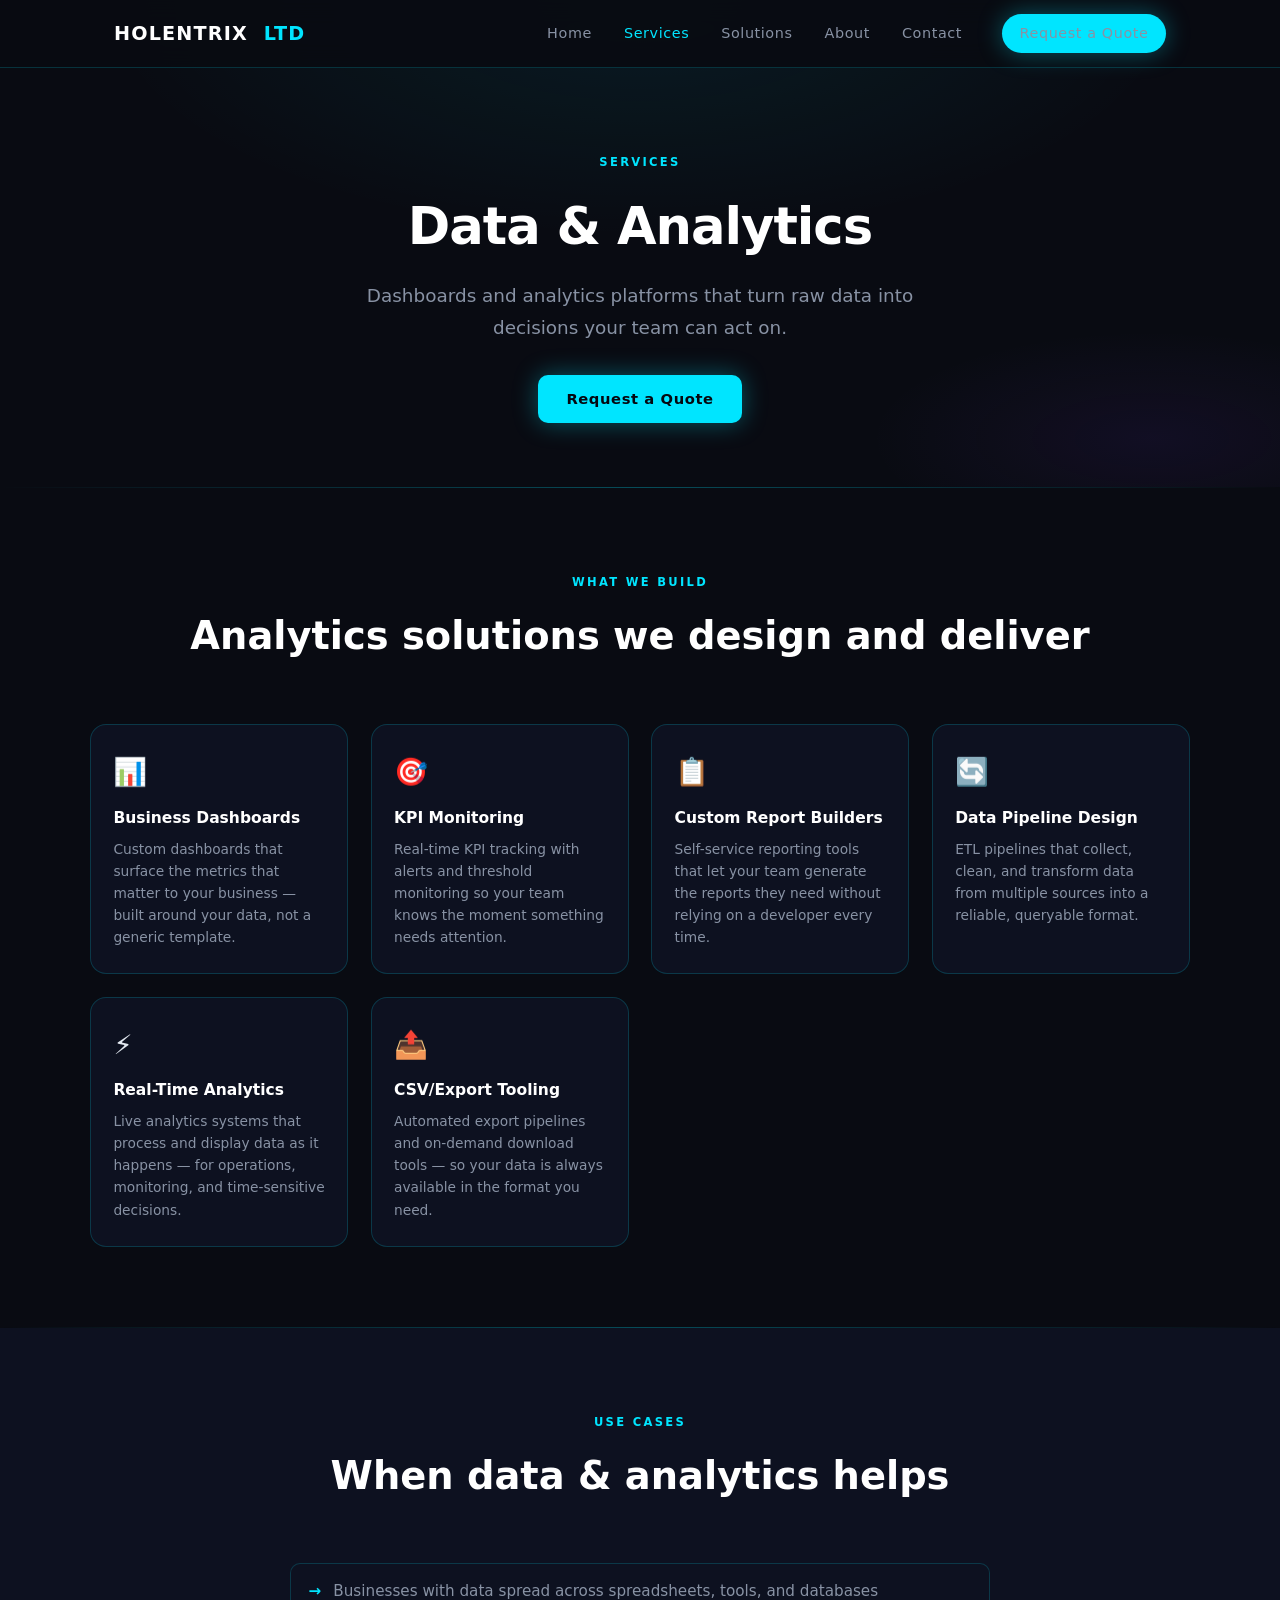
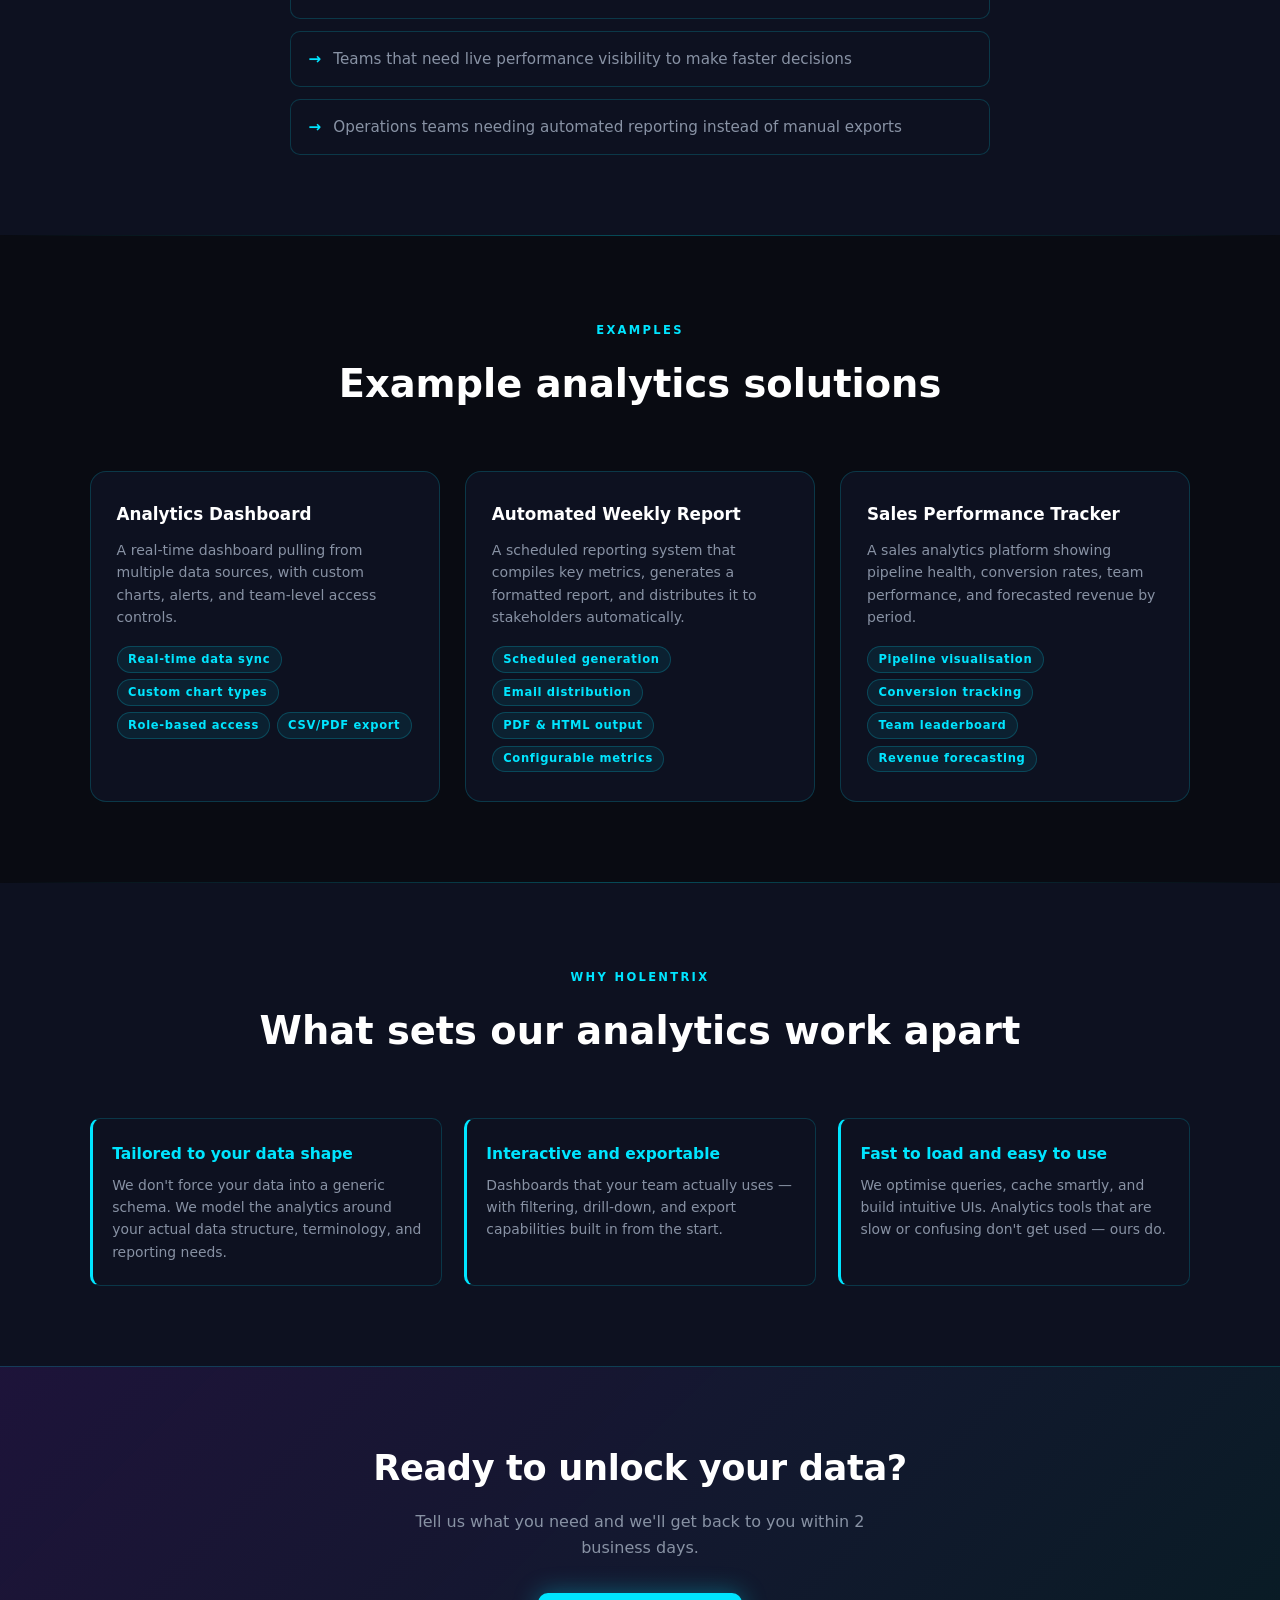
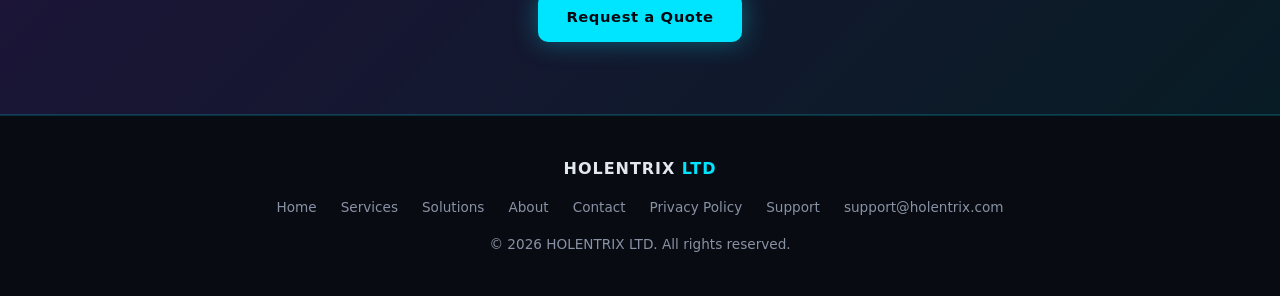
<file: data-analytics.html>
<!DOCTYPE html>
<html lang="en">
<head>
  <meta charset="UTF-8" />
  <meta name="viewport" content="width=device-width, initial-scale=1.0" />
  <meta name="description" content="Data &amp; Analytics by HOLENTRIX LTD — Dashboards and analytics platforms that turn raw data into decisions your team can act on." />
  <meta name="theme-color" content="#090b12" />
  <meta property="og:title" content="Data &amp; Analytics — HOLENTRIX LTD" />
  <meta property="og:description" content="Dashboards and analytics platforms that turn raw data into decisions your team can act on." />
  <meta property="og:type" content="website" />
  <title>Data &amp; Analytics — HOLENTRIX LTD</title>
  <link rel="stylesheet" href="css/style.css" />
  <link rel="icon" type="image/svg+xml" href="favicon.svg" />
</head>
<body>

  <nav class="nav" role="navigation" aria-label="Main navigation">
    <div class="nav__inner">
      <a href="index.html" class="nav__logo" aria-label="HOLENTRIX LTD Home">HOLENTRIX<span>&nbsp;LTD</span></a>
      <button class="nav__toggle" id="navToggle" aria-controls="navLinks" aria-expanded="false" aria-label="Toggle navigation">
        <span></span><span></span><span></span>
      </button>
      <ul class="nav__links" id="navLinks" role="list">
        <li><a href="index.html">Home</a></li>
        <li><a href="index.html#services" class="active">Services</a></li>
        <li><a href="index.html#solutions">Solutions</a></li>
        <li><a href="index.html#about">About</a></li>
        <li><a href="index.html#contact">Contact</a></li>
        <li><a href="index.html#contact" class="nav__cta btn btn--primary">Request a Quote</a></li>
      </ul>
    </div>
  </nav>

  <section class="service-hero">
    <div class="service-hero__content">
      <span class="section__tag">Services</span>
      <h1 class="service-hero__title">Data &amp; Analytics</h1>
      <p class="service-hero__subtitle">Dashboards and analytics platforms that turn raw data into decisions your team can act on.</p>
      <a href="index.html#contact" class="btn btn--primary">Request a Quote</a>
    </div>
  </section>

  <div class="glow-divider"></div>

  <section class="section" aria-labelledby="build-title">
    <div class="container">
      <div class="section__header">
        <span class="section__tag">What We Build</span>
        <h2 class="section__title" id="build-title">Analytics solutions we design and deliver</h2>
      </div>
      <div class="deliverables-grid">
        <div class="deliverable-item" data-fade>
          <div class="deliverable-item__icon">📊</div>
          <h3 class="deliverable-item__title">Business Dashboards</h3>
          <p class="deliverable-item__desc">Custom dashboards that surface the metrics that matter to your business — built around your data, not a generic template.</p>
        </div>
        <div class="deliverable-item" data-fade>
          <div class="deliverable-item__icon">🎯</div>
          <h3 class="deliverable-item__title">KPI Monitoring</h3>
          <p class="deliverable-item__desc">Real-time KPI tracking with alerts and threshold monitoring so your team knows the moment something needs attention.</p>
        </div>
        <div class="deliverable-item" data-fade>
          <div class="deliverable-item__icon">📋</div>
          <h3 class="deliverable-item__title">Custom Report Builders</h3>
          <p class="deliverable-item__desc">Self-service reporting tools that let your team generate the reports they need without relying on a developer every time.</p>
        </div>
        <div class="deliverable-item" data-fade>
          <div class="deliverable-item__icon">🔄</div>
          <h3 class="deliverable-item__title">Data Pipeline Design</h3>
          <p class="deliverable-item__desc">ETL pipelines that collect, clean, and transform data from multiple sources into a reliable, queryable format.</p>
        </div>
        <div class="deliverable-item" data-fade>
          <div class="deliverable-item__icon">⚡</div>
          <h3 class="deliverable-item__title">Real-Time Analytics</h3>
          <p class="deliverable-item__desc">Live analytics systems that process and display data as it happens — for operations, monitoring, and time-sensitive decisions.</p>
        </div>
        <div class="deliverable-item" data-fade>
          <div class="deliverable-item__icon">📤</div>
          <h3 class="deliverable-item__title">CSV/Export Tooling</h3>
          <p class="deliverable-item__desc">Automated export pipelines and on-demand download tools — so your data is always available in the format you need.</p>
        </div>
      </div>
    </div>
  </section>

  <div class="glow-divider"></div>

  <section class="section section--alt" aria-labelledby="usecases-title">
    <div class="container">
      <div class="section__header">
        <span class="section__tag">Use Cases</span>
        <h2 class="section__title" id="usecases-title">When data &amp; analytics helps</h2>
      </div>
      <div class="use-cases">
        <ul class="use-cases__list">
          <li>Businesses with data spread across spreadsheets, tools, and databases</li>
          <li>Teams that need live performance visibility to make faster decisions</li>
          <li>Operations teams needing automated reporting instead of manual exports</li>
        </ul>
      </div>
    </div>
  </section>

  <div class="glow-divider"></div>

  <section class="section" aria-labelledby="examples-title">
    <div class="container">
      <div class="section__header">
        <span class="section__tag">Examples</span>
        <h2 class="section__title" id="examples-title">Example analytics solutions</h2>
      </div>
      <div class="solutions__grid">
        <div class="solution-card" data-fade>
          <h3 class="solution-card__title">Analytics Dashboard</h3>
          <p class="solution-card__desc">A real-time dashboard pulling from multiple data sources, with custom charts, alerts, and team-level access controls.</p>
          <ul class="solution-card__features">
            <li>Real-time data sync</li>
            <li>Custom chart types</li>
            <li>Role-based access</li>
            <li>CSV/PDF export</li>
          </ul>
        </div>
        <div class="solution-card" data-fade>
          <h3 class="solution-card__title">Automated Weekly Report</h3>
          <p class="solution-card__desc">A scheduled reporting system that compiles key metrics, generates a formatted report, and distributes it to stakeholders automatically.</p>
          <ul class="solution-card__features">
            <li>Scheduled generation</li>
            <li>Email distribution</li>
            <li>PDF &amp; HTML output</li>
            <li>Configurable metrics</li>
          </ul>
        </div>
        <div class="solution-card" data-fade>
          <h3 class="solution-card__title">Sales Performance Tracker</h3>
          <p class="solution-card__desc">A sales analytics platform showing pipeline health, conversion rates, team performance, and forecasted revenue by period.</p>
          <ul class="solution-card__features">
            <li>Pipeline visualisation</li>
            <li>Conversion tracking</li>
            <li>Team leaderboard</li>
            <li>Revenue forecasting</li>
          </ul>
        </div>
      </div>
    </div>
  </section>

  <div class="glow-divider"></div>

  <section class="section section--alt" aria-labelledby="why-title">
    <div class="container">
      <div class="section__header">
        <span class="section__tag">Why Holentrix</span>
        <h2 class="section__title" id="why-title">What sets our analytics work apart</h2>
      </div>
      <div class="why-grid">
        <div class="why-item" data-fade>
          <div class="why-item__title">Tailored to your data shape</div>
          <p class="why-item__desc">We don't force your data into a generic schema. We model the analytics around your actual data structure, terminology, and reporting needs.</p>
        </div>
        <div class="why-item" data-fade>
          <div class="why-item__title">Interactive and exportable</div>
          <p class="why-item__desc">Dashboards that your team actually uses — with filtering, drill-down, and export capabilities built in from the start.</p>
        </div>
        <div class="why-item" data-fade>
          <div class="why-item__title">Fast to load and easy to use</div>
          <p class="why-item__desc">We optimise queries, cache smartly, and build intuitive UIs. Analytics tools that are slow or confusing don't get used — ours do.</p>
        </div>
      </div>
    </div>
  </section>

  <div class="cta-band">
    <div class="cta-band__inner">
      <h2 class="cta-band__title">Ready to unlock your data?</h2>
      <p class="cta-band__sub">Tell us what you need and we'll get back to you within 2 business days.</p>
      <a href="index.html#contact" class="btn btn--primary">Request a Quote</a>
    </div>
  </div>

  <footer class="footer" role="contentinfo">
    <div class="footer__inner">
      <div class="footer__logo">HOLENTRIX<span>&nbsp;LTD</span></div>
      <nav class="footer__links" aria-label="Footer navigation">
        <a href="index.html">Home</a>
        <a href="index.html#services">Services</a>
        <a href="index.html#solutions">Solutions</a>
        <a href="index.html#about">About</a>
        <a href="index.html#contact">Contact</a>
        <a href="privacy.html">Privacy Policy</a>
        <a href="support.html">Support</a>
        <a href="mailto:support@holentrix.com">support@holentrix.com</a>
      </nav>
      <p class="footer__copy">&copy; <span class="js-year"></span> HOLENTRIX LTD. All rights reserved.</p>
    </div>
  </footer>

  <script src="js/main.js"></script>
</body>
</html>
</file>
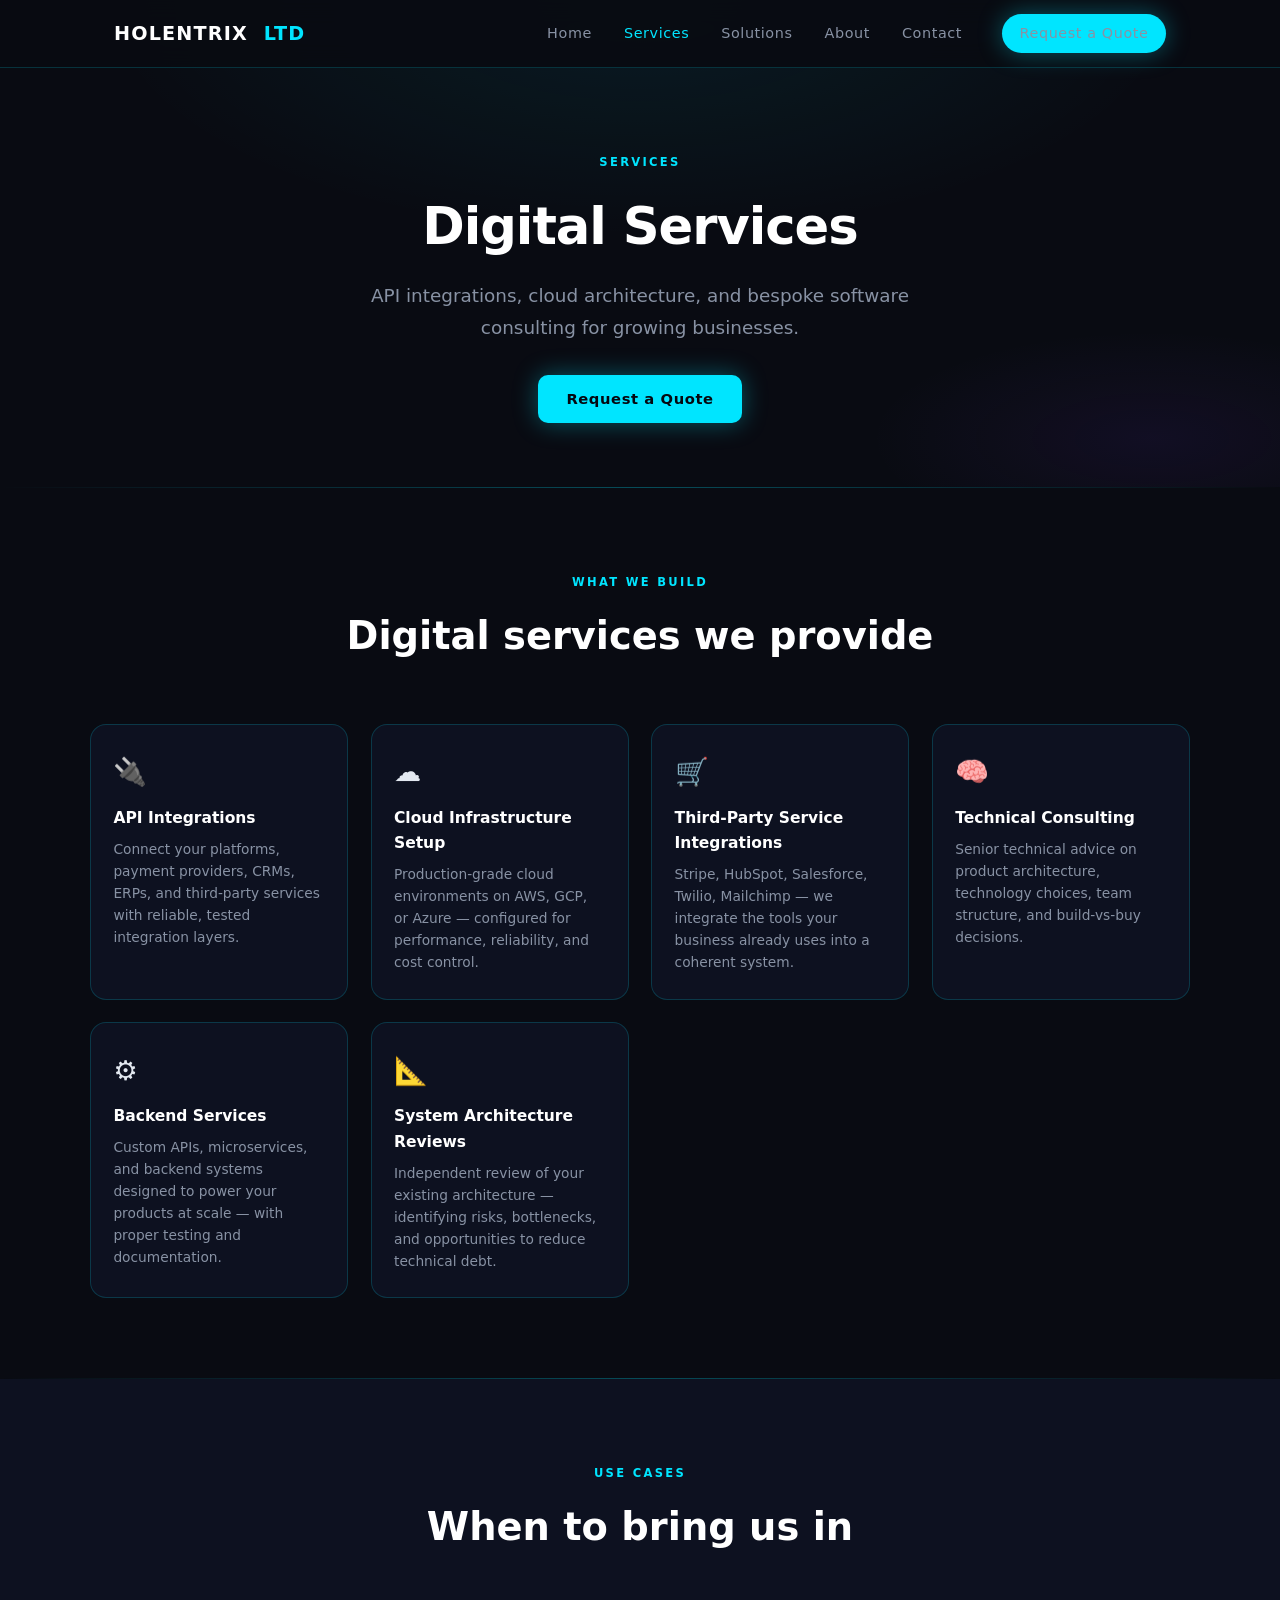
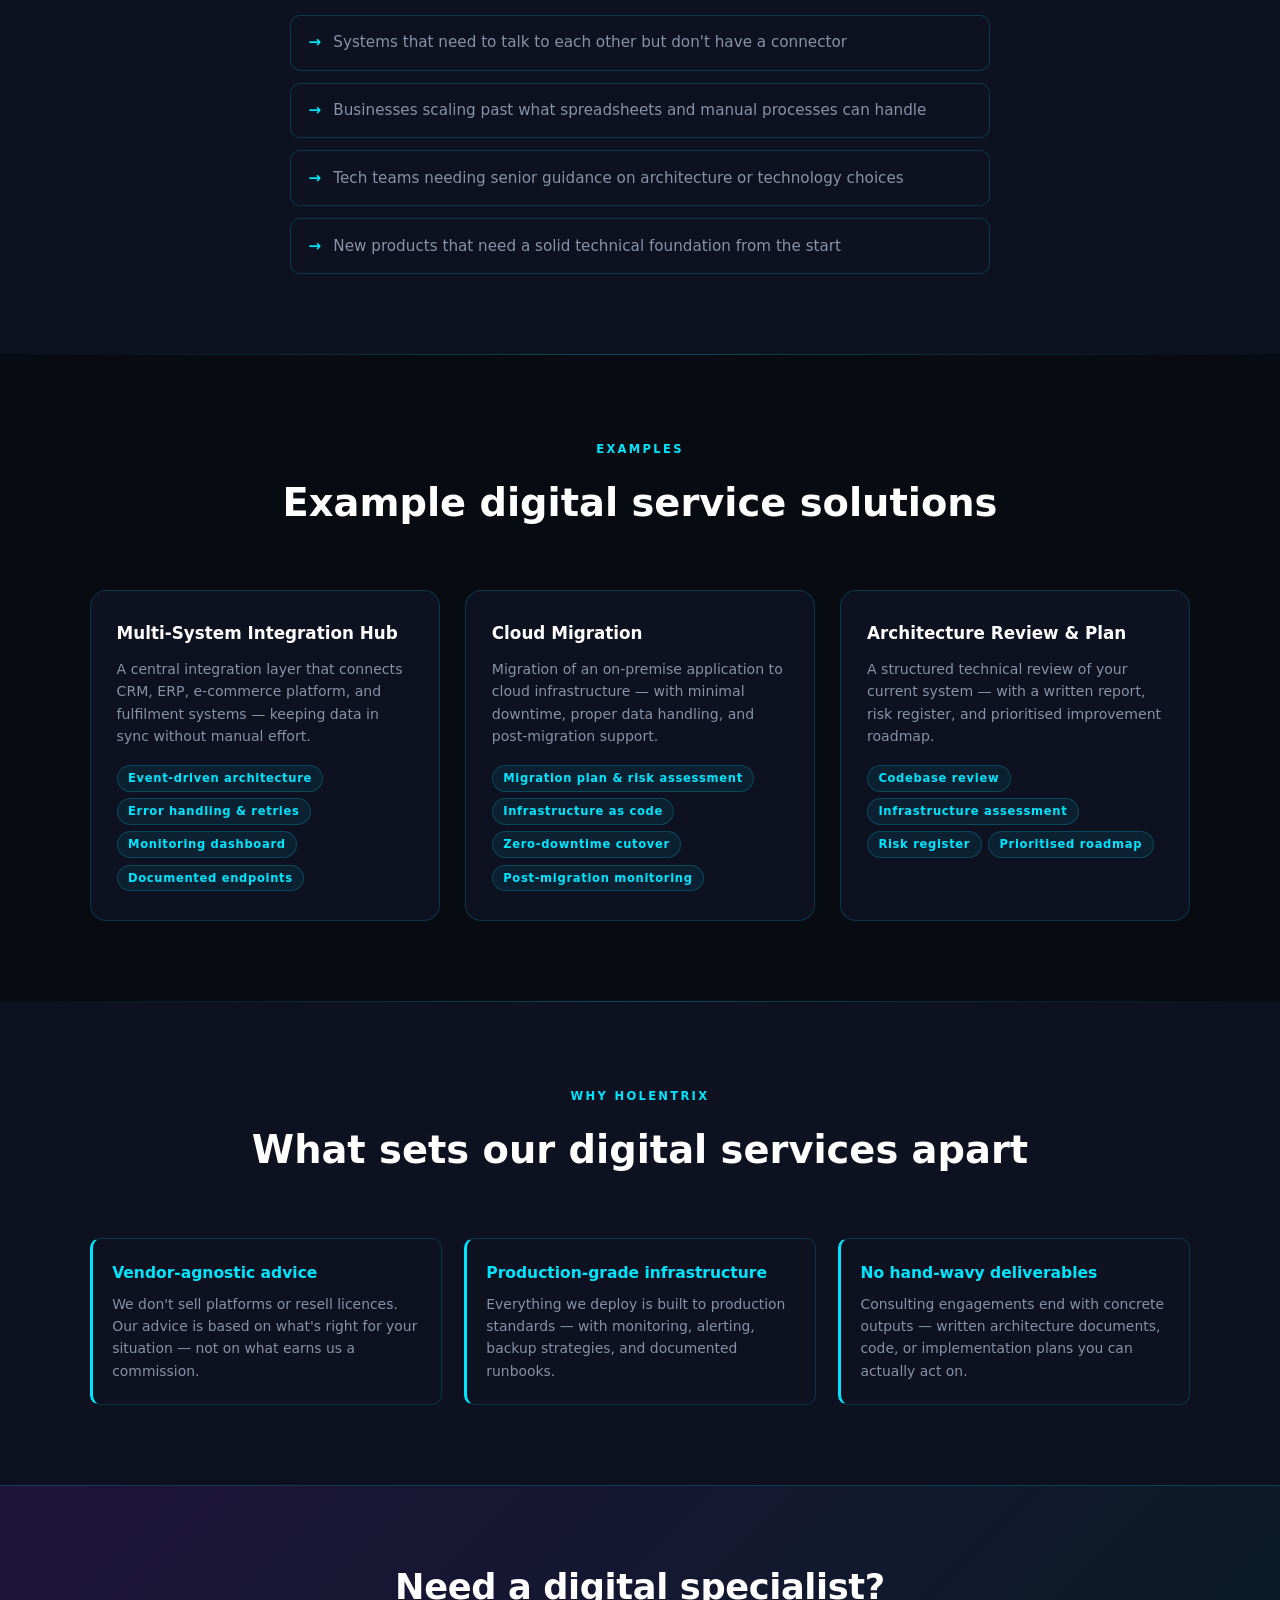
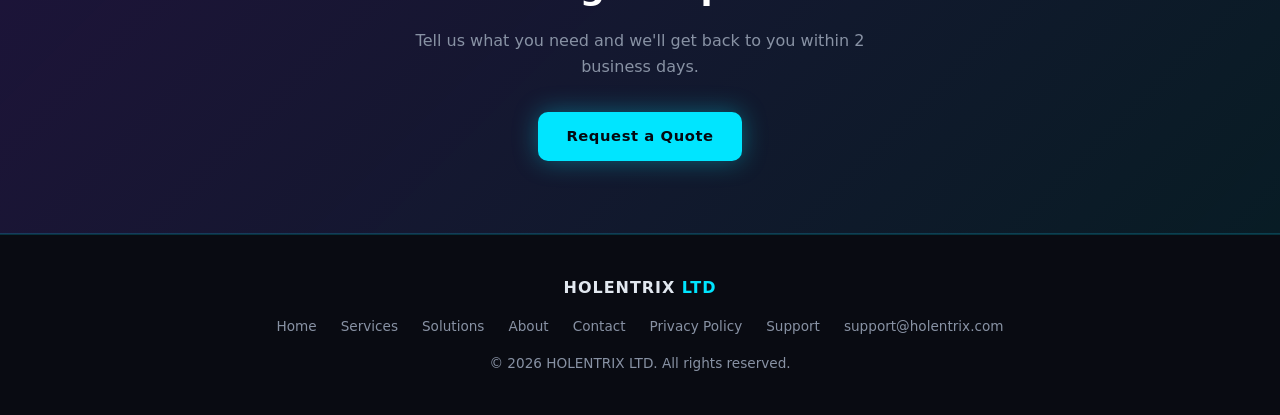
<file: digital-services.html>
<!DOCTYPE html>
<html lang="en">
<head>
  <meta charset="UTF-8" />
  <meta name="viewport" content="width=device-width, initial-scale=1.0" />
  <meta name="description" content="Digital Services by HOLENTRIX LTD — API integrations, cloud architecture, and bespoke software consulting for growing businesses." />
  <meta name="theme-color" content="#090b12" />
  <meta property="og:title" content="Digital Services — HOLENTRIX LTD" />
  <meta property="og:description" content="API integrations, cloud architecture, and bespoke software consulting for growing businesses." />
  <meta property="og:type" content="website" />
  <title>Digital Services — HOLENTRIX LTD</title>
  <link rel="stylesheet" href="css/style.css" />
  <link rel="icon" type="image/svg+xml" href="favicon.svg" />
</head>
<body>

  <nav class="nav" role="navigation" aria-label="Main navigation">
    <div class="nav__inner">
      <a href="index.html" class="nav__logo" aria-label="HOLENTRIX LTD Home">HOLENTRIX<span>&nbsp;LTD</span></a>
      <button class="nav__toggle" id="navToggle" aria-controls="navLinks" aria-expanded="false" aria-label="Toggle navigation">
        <span></span><span></span><span></span>
      </button>
      <ul class="nav__links" id="navLinks" role="list">
        <li><a href="index.html">Home</a></li>
        <li><a href="index.html#services" class="active">Services</a></li>
        <li><a href="index.html#solutions">Solutions</a></li>
        <li><a href="index.html#about">About</a></li>
        <li><a href="index.html#contact">Contact</a></li>
        <li><a href="index.html#contact" class="nav__cta btn btn--primary">Request a Quote</a></li>
      </ul>
    </div>
  </nav>

  <section class="service-hero">
    <div class="service-hero__content">
      <span class="section__tag">Services</span>
      <h1 class="service-hero__title">Digital Services</h1>
      <p class="service-hero__subtitle">API integrations, cloud architecture, and bespoke software consulting for growing businesses.</p>
      <a href="index.html#contact" class="btn btn--primary">Request a Quote</a>
    </div>
  </section>

  <div class="glow-divider"></div>

  <section class="section" aria-labelledby="build-title">
    <div class="container">
      <div class="section__header">
        <span class="section__tag">What We Build</span>
        <h2 class="section__title" id="build-title">Digital services we provide</h2>
      </div>
      <div class="deliverables-grid">
        <div class="deliverable-item" data-fade>
          <div class="deliverable-item__icon">🔌</div>
          <h3 class="deliverable-item__title">API Integrations</h3>
          <p class="deliverable-item__desc">Connect your platforms, payment providers, CRMs, ERPs, and third-party services with reliable, tested integration layers.</p>
        </div>
        <div class="deliverable-item" data-fade>
          <div class="deliverable-item__icon">☁️</div>
          <h3 class="deliverable-item__title">Cloud Infrastructure Setup</h3>
          <p class="deliverable-item__desc">Production-grade cloud environments on AWS, GCP, or Azure — configured for performance, reliability, and cost control.</p>
        </div>
        <div class="deliverable-item" data-fade>
          <div class="deliverable-item__icon">🛒</div>
          <h3 class="deliverable-item__title">Third-Party Service Integrations</h3>
          <p class="deliverable-item__desc">Stripe, HubSpot, Salesforce, Twilio, Mailchimp — we integrate the tools your business already uses into a coherent system.</p>
        </div>
        <div class="deliverable-item" data-fade>
          <div class="deliverable-item__icon">🧠</div>
          <h3 class="deliverable-item__title">Technical Consulting</h3>
          <p class="deliverable-item__desc">Senior technical advice on product architecture, technology choices, team structure, and build-vs-buy decisions.</p>
        </div>
        <div class="deliverable-item" data-fade>
          <div class="deliverable-item__icon">⚙️</div>
          <h3 class="deliverable-item__title">Backend Services</h3>
          <p class="deliverable-item__desc">Custom APIs, microservices, and backend systems designed to power your products at scale — with proper testing and documentation.</p>
        </div>
        <div class="deliverable-item" data-fade>
          <div class="deliverable-item__icon">📐</div>
          <h3 class="deliverable-item__title">System Architecture Reviews</h3>
          <p class="deliverable-item__desc">Independent review of your existing architecture — identifying risks, bottlenecks, and opportunities to reduce technical debt.</p>
        </div>
      </div>
    </div>
  </section>

  <div class="glow-divider"></div>

  <section class="section section--alt" aria-labelledby="usecases-title">
    <div class="container">
      <div class="section__header">
        <span class="section__tag">Use Cases</span>
        <h2 class="section__title" id="usecases-title">When to bring us in</h2>
      </div>
      <div class="use-cases">
        <ul class="use-cases__list">
          <li>Systems that need to talk to each other but don't have a connector</li>
          <li>Businesses scaling past what spreadsheets and manual processes can handle</li>
          <li>Tech teams needing senior guidance on architecture or technology choices</li>
          <li>New products that need a solid technical foundation from the start</li>
        </ul>
      </div>
    </div>
  </section>

  <div class="glow-divider"></div>

  <section class="section" aria-labelledby="examples-title">
    <div class="container">
      <div class="section__header">
        <span class="section__tag">Examples</span>
        <h2 class="section__title" id="examples-title">Example digital service solutions</h2>
      </div>
      <div class="solutions__grid">
        <div class="solution-card" data-fade>
          <h3 class="solution-card__title">Multi-System Integration Hub</h3>
          <p class="solution-card__desc">A central integration layer that connects CRM, ERP, e-commerce platform, and fulfilment systems — keeping data in sync without manual effort.</p>
          <ul class="solution-card__features">
            <li>Event-driven architecture</li>
            <li>Error handling &amp; retries</li>
            <li>Monitoring dashboard</li>
            <li>Documented endpoints</li>
          </ul>
        </div>
        <div class="solution-card" data-fade>
          <h3 class="solution-card__title">Cloud Migration</h3>
          <p class="solution-card__desc">Migration of an on-premise application to cloud infrastructure — with minimal downtime, proper data handling, and post-migration support.</p>
          <ul class="solution-card__features">
            <li>Migration plan &amp; risk assessment</li>
            <li>Infrastructure as code</li>
            <li>Zero-downtime cutover</li>
            <li>Post-migration monitoring</li>
          </ul>
        </div>
        <div class="solution-card" data-fade>
          <h3 class="solution-card__title">Architecture Review &amp; Plan</h3>
          <p class="solution-card__desc">A structured technical review of your current system — with a written report, risk register, and prioritised improvement roadmap.</p>
          <ul class="solution-card__features">
            <li>Codebase review</li>
            <li>Infrastructure assessment</li>
            <li>Risk register</li>
            <li>Prioritised roadmap</li>
          </ul>
        </div>
      </div>
    </div>
  </section>

  <div class="glow-divider"></div>

  <section class="section section--alt" aria-labelledby="why-title">
    <div class="container">
      <div class="section__header">
        <span class="section__tag">Why Holentrix</span>
        <h2 class="section__title" id="why-title">What sets our digital services apart</h2>
      </div>
      <div class="why-grid">
        <div class="why-item" data-fade>
          <div class="why-item__title">Vendor-agnostic advice</div>
          <p class="why-item__desc">We don't sell platforms or resell licences. Our advice is based on what's right for your situation — not on what earns us a commission.</p>
        </div>
        <div class="why-item" data-fade>
          <div class="why-item__title">Production-grade infrastructure</div>
          <p class="why-item__desc">Everything we deploy is built to production standards — with monitoring, alerting, backup strategies, and documented runbooks.</p>
        </div>
        <div class="why-item" data-fade>
          <div class="why-item__title">No hand-wavy deliverables</div>
          <p class="why-item__desc">Consulting engagements end with concrete outputs — written architecture documents, code, or implementation plans you can actually act on.</p>
        </div>
      </div>
    </div>
  </section>

  <div class="cta-band">
    <div class="cta-band__inner">
      <h2 class="cta-band__title">Need a digital specialist?</h2>
      <p class="cta-band__sub">Tell us what you need and we'll get back to you within 2 business days.</p>
      <a href="index.html#contact" class="btn btn--primary">Request a Quote</a>
    </div>
  </div>

  <footer class="footer" role="contentinfo">
    <div class="footer__inner">
      <div class="footer__logo">HOLENTRIX<span>&nbsp;LTD</span></div>
      <nav class="footer__links" aria-label="Footer navigation">
        <a href="index.html">Home</a>
        <a href="index.html#services">Services</a>
        <a href="index.html#solutions">Solutions</a>
        <a href="index.html#about">About</a>
        <a href="index.html#contact">Contact</a>
        <a href="privacy.html">Privacy Policy</a>
        <a href="support.html">Support</a>
        <a href="mailto:support@holentrix.com">support@holentrix.com</a>
      </nav>
      <p class="footer__copy">&copy; <span class="js-year"></span> HOLENTRIX LTD. All rights reserved.</p>
    </div>
  </footer>

  <script src="js/main.js"></script>
</body>
</html>
</file>
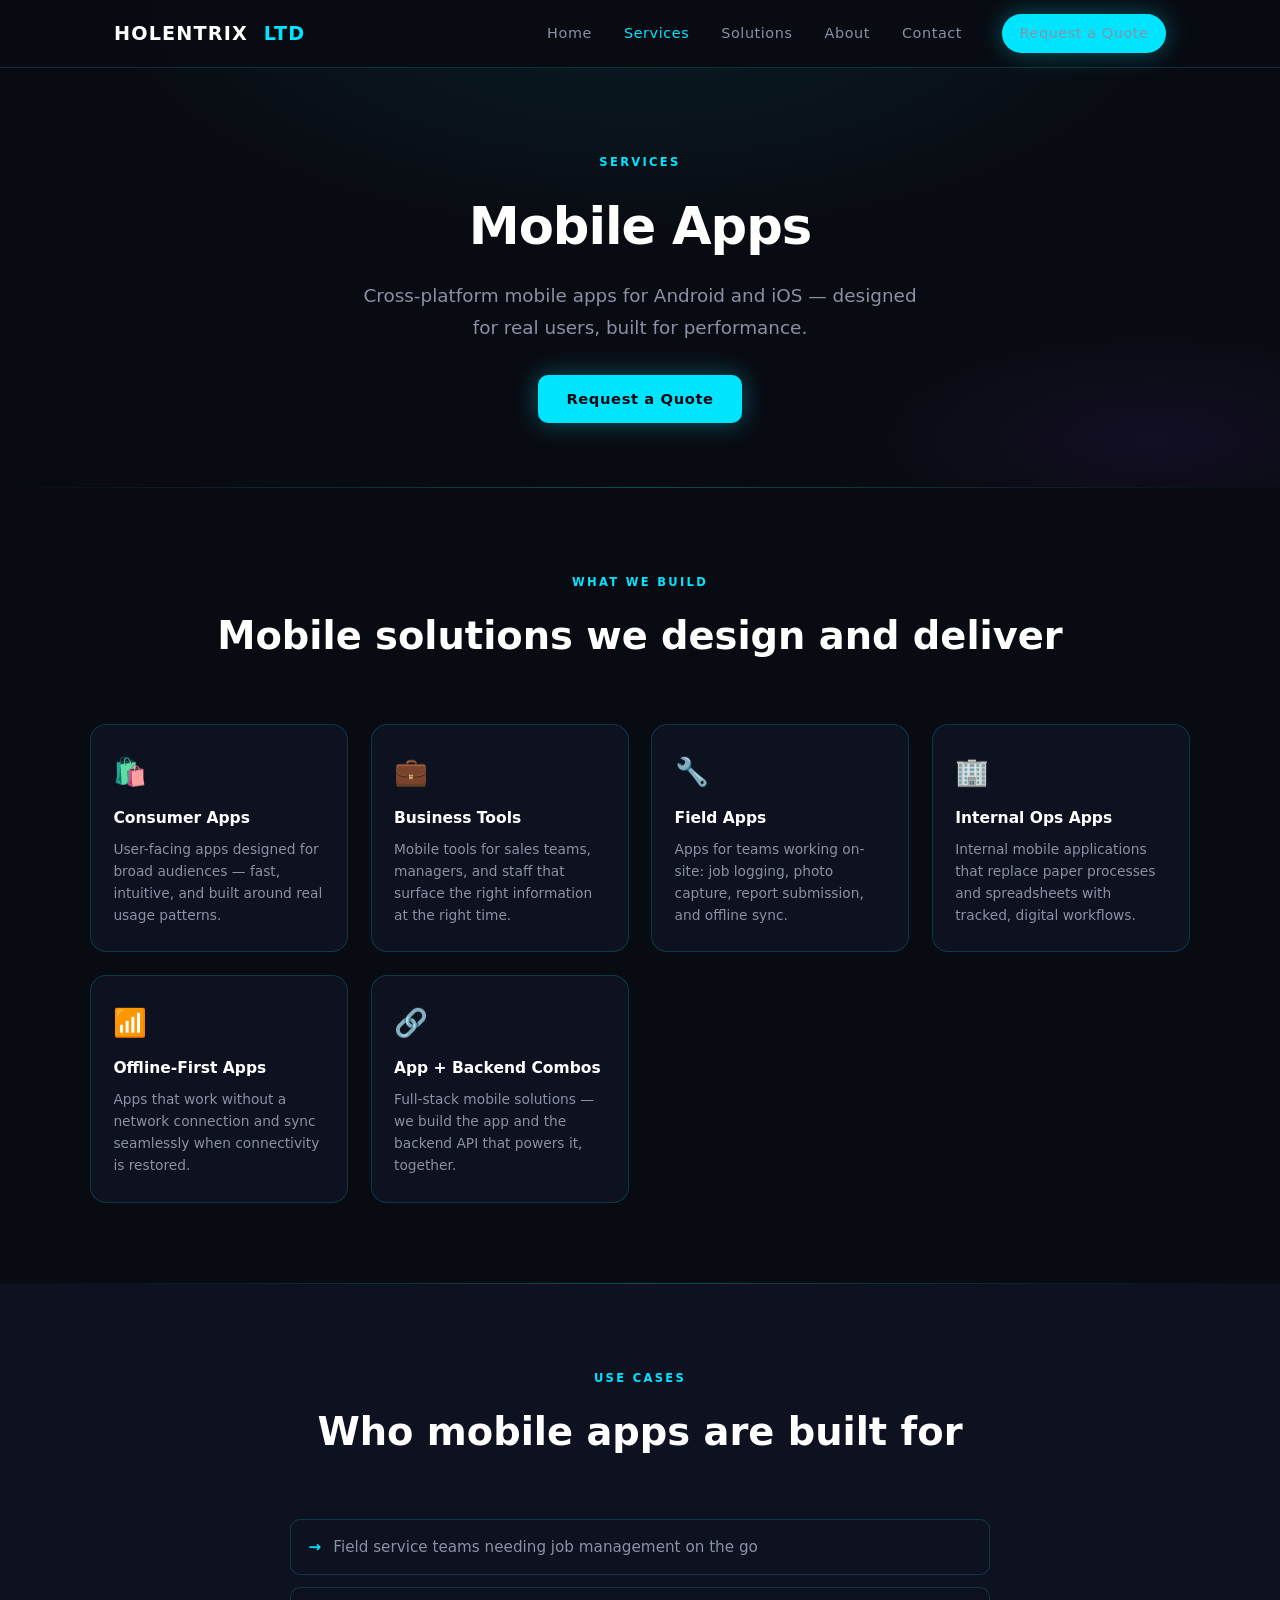
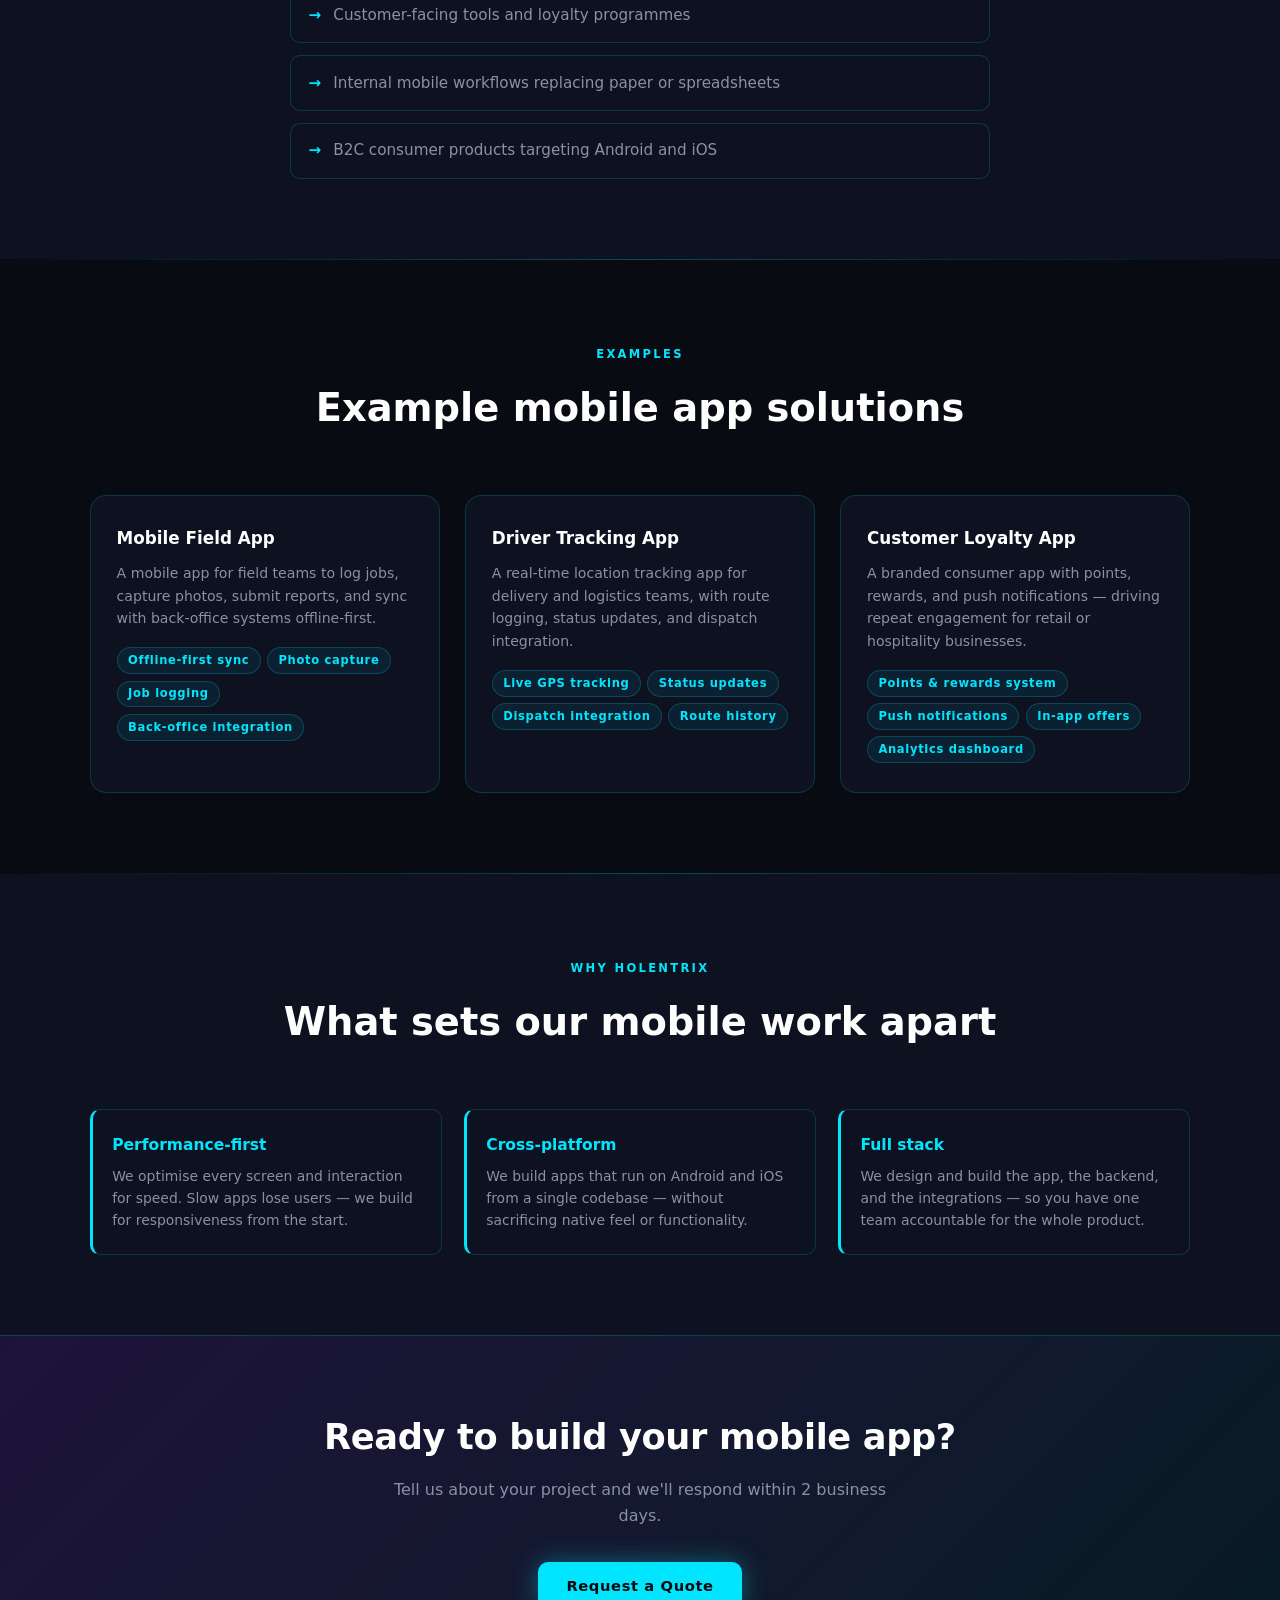
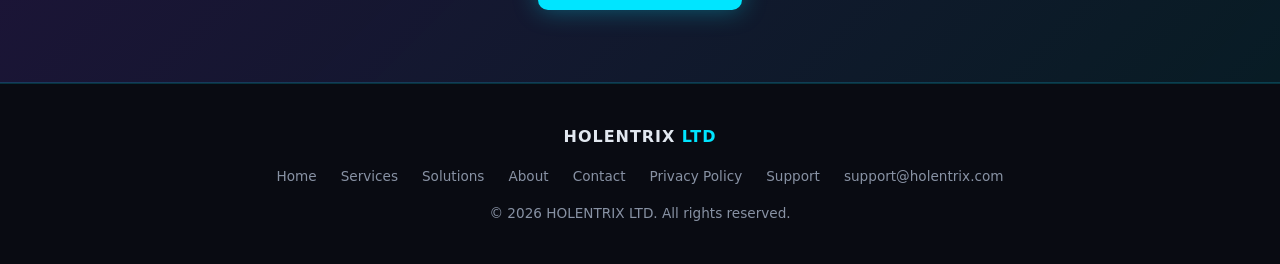
<file: mobile-apps.html>
<!DOCTYPE html>
<html lang="en">
<head>
  <meta charset="UTF-8" />
  <meta name="viewport" content="width=device-width, initial-scale=1.0" />
  <meta name="description" content="Mobile Apps by HOLENTRIX LTD — Cross-platform mobile apps for Android and iOS, designed for real users, built for performance." />
  <meta name="theme-color" content="#090b12" />
  <meta property="og:title" content="Mobile Apps — HOLENTRIX LTD" />
  <meta property="og:description" content="Cross-platform mobile apps for Android and iOS — designed for real users, built for performance." />
  <meta property="og:type" content="website" />
  <title>Mobile Apps — HOLENTRIX LTD</title>
  <link rel="stylesheet" href="css/style.css" />
  <link rel="icon" type="image/svg+xml" href="favicon.svg" />
</head>
<body>

  <nav class="nav" role="navigation" aria-label="Main navigation">
    <div class="nav__inner">
      <a href="index.html" class="nav__logo" aria-label="HOLENTRIX LTD Home">HOLENTRIX<span>&nbsp;LTD</span></a>
      <button class="nav__toggle" id="navToggle" aria-controls="navLinks" aria-expanded="false" aria-label="Toggle navigation">
        <span></span><span></span><span></span>
      </button>
      <ul class="nav__links" id="navLinks" role="list">
        <li><a href="index.html">Home</a></li>
        <li><a href="index.html#services" class="active">Services</a></li>
        <li><a href="index.html#solutions">Solutions</a></li>
        <li><a href="index.html#about">About</a></li>
        <li><a href="index.html#contact">Contact</a></li>
        <li><a href="index.html#contact" class="nav__cta btn btn--primary">Request a Quote</a></li>
      </ul>
    </div>
  </nav>

  <section class="service-hero">
    <div class="service-hero__content">
      <span class="section__tag">Services</span>
      <h1 class="service-hero__title">Mobile Apps</h1>
      <p class="service-hero__subtitle">Cross-platform mobile apps for Android and iOS — designed for real users, built for performance.</p>
      <a href="index.html#contact" class="btn btn--primary">Request a Quote</a>
    </div>
  </section>

  <div class="glow-divider"></div>

  <section class="section" aria-labelledby="build-title">
    <div class="container">
      <div class="section__header">
        <span class="section__tag">What We Build</span>
        <h2 class="section__title" id="build-title">Mobile solutions we design and deliver</h2>
      </div>
      <div class="deliverables-grid">
        <div class="deliverable-item" data-fade>
          <div class="deliverable-item__icon">🛍️</div>
          <h3 class="deliverable-item__title">Consumer Apps</h3>
          <p class="deliverable-item__desc">User-facing apps designed for broad audiences — fast, intuitive, and built around real usage patterns.</p>
        </div>
        <div class="deliverable-item" data-fade>
          <div class="deliverable-item__icon">💼</div>
          <h3 class="deliverable-item__title">Business Tools</h3>
          <p class="deliverable-item__desc">Mobile tools for sales teams, managers, and staff that surface the right information at the right time.</p>
        </div>
        <div class="deliverable-item" data-fade>
          <div class="deliverable-item__icon">🔧</div>
          <h3 class="deliverable-item__title">Field Apps</h3>
          <p class="deliverable-item__desc">Apps for teams working on-site: job logging, photo capture, report submission, and offline sync.</p>
        </div>
        <div class="deliverable-item" data-fade>
          <div class="deliverable-item__icon">🏢</div>
          <h3 class="deliverable-item__title">Internal Ops Apps</h3>
          <p class="deliverable-item__desc">Internal mobile applications that replace paper processes and spreadsheets with tracked, digital workflows.</p>
        </div>
        <div class="deliverable-item" data-fade>
          <div class="deliverable-item__icon">📶</div>
          <h3 class="deliverable-item__title">Offline-First Apps</h3>
          <p class="deliverable-item__desc">Apps that work without a network connection and sync seamlessly when connectivity is restored.</p>
        </div>
        <div class="deliverable-item" data-fade>
          <div class="deliverable-item__icon">🔗</div>
          <h3 class="deliverable-item__title">App + Backend Combos</h3>
          <p class="deliverable-item__desc">Full-stack mobile solutions — we build the app and the backend API that powers it, together.</p>
        </div>
      </div>
    </div>
  </section>

  <div class="glow-divider"></div>

  <section class="section section--alt" aria-labelledby="usecases-title">
    <div class="container">
      <div class="section__header">
        <span class="section__tag">Use Cases</span>
        <h2 class="section__title" id="usecases-title">Who mobile apps are built for</h2>
      </div>
      <div class="use-cases">
        <ul class="use-cases__list">
          <li>Field service teams needing job management on the go</li>
          <li>Customer-facing tools and loyalty programmes</li>
          <li>Internal mobile workflows replacing paper or spreadsheets</li>
          <li>B2C consumer products targeting Android and iOS</li>
        </ul>
      </div>
    </div>
  </section>

  <div class="glow-divider"></div>

  <section class="section" aria-labelledby="examples-title">
    <div class="container">
      <div class="section__header">
        <span class="section__tag">Examples</span>
        <h2 class="section__title" id="examples-title">Example mobile app solutions</h2>
      </div>
      <div class="solutions__grid">
        <div class="solution-card" data-fade>
          <h3 class="solution-card__title">Mobile Field App</h3>
          <p class="solution-card__desc">A mobile app for field teams to log jobs, capture photos, submit reports, and sync with back-office systems offline-first.</p>
          <ul class="solution-card__features">
            <li>Offline-first sync</li>
            <li>Photo capture</li>
            <li>Job logging</li>
            <li>Back-office integration</li>
          </ul>
        </div>
        <div class="solution-card" data-fade>
          <h3 class="solution-card__title">Driver Tracking App</h3>
          <p class="solution-card__desc">A real-time location tracking app for delivery and logistics teams, with route logging, status updates, and dispatch integration.</p>
          <ul class="solution-card__features">
            <li>Live GPS tracking</li>
            <li>Status updates</li>
            <li>Dispatch integration</li>
            <li>Route history</li>
          </ul>
        </div>
        <div class="solution-card" data-fade>
          <h3 class="solution-card__title">Customer Loyalty App</h3>
          <p class="solution-card__desc">A branded consumer app with points, rewards, and push notifications — driving repeat engagement for retail or hospitality businesses.</p>
          <ul class="solution-card__features">
            <li>Points &amp; rewards system</li>
            <li>Push notifications</li>
            <li>In-app offers</li>
            <li>Analytics dashboard</li>
          </ul>
        </div>
      </div>
    </div>
  </section>

  <div class="glow-divider"></div>

  <section class="section section--alt" aria-labelledby="why-title">
    <div class="container">
      <div class="section__header">
        <span class="section__tag">Why Holentrix</span>
        <h2 class="section__title" id="why-title">What sets our mobile work apart</h2>
      </div>
      <div class="why-grid">
        <div class="why-item" data-fade>
          <div class="why-item__title">Performance-first</div>
          <p class="why-item__desc">We optimise every screen and interaction for speed. Slow apps lose users — we build for responsiveness from the start.</p>
        </div>
        <div class="why-item" data-fade>
          <div class="why-item__title">Cross-platform</div>
          <p class="why-item__desc">We build apps that run on Android and iOS from a single codebase — without sacrificing native feel or functionality.</p>
        </div>
        <div class="why-item" data-fade>
          <div class="why-item__title">Full stack</div>
          <p class="why-item__desc">We design and build the app, the backend, and the integrations — so you have one team accountable for the whole product.</p>
        </div>
      </div>
    </div>
  </section>

  <div class="cta-band">
    <div class="cta-band__inner">
      <h2 class="cta-band__title">Ready to build your mobile app?</h2>
      <p class="cta-band__sub">Tell us about your project and we'll respond within 2 business days.</p>
      <a href="index.html#contact" class="btn btn--primary">Request a Quote</a>
    </div>
  </div>

  <footer class="footer" role="contentinfo">
    <div class="footer__inner">
      <div class="footer__logo">HOLENTRIX<span>&nbsp;LTD</span></div>
      <nav class="footer__links" aria-label="Footer navigation">
        <a href="index.html">Home</a>
        <a href="index.html#services">Services</a>
        <a href="index.html#solutions">Solutions</a>
        <a href="index.html#about">About</a>
        <a href="index.html#contact">Contact</a>
        <a href="privacy.html">Privacy Policy</a>
        <a href="support.html">Support</a>
        <a href="mailto:support@holentrix.com">support@holentrix.com</a>
      </nav>
      <p class="footer__copy">&copy; <span class="js-year"></span> HOLENTRIX LTD. All rights reserved.</p>
    </div>
  </footer>

  <script src="js/main.js"></script>
</body>
</html>
</file>
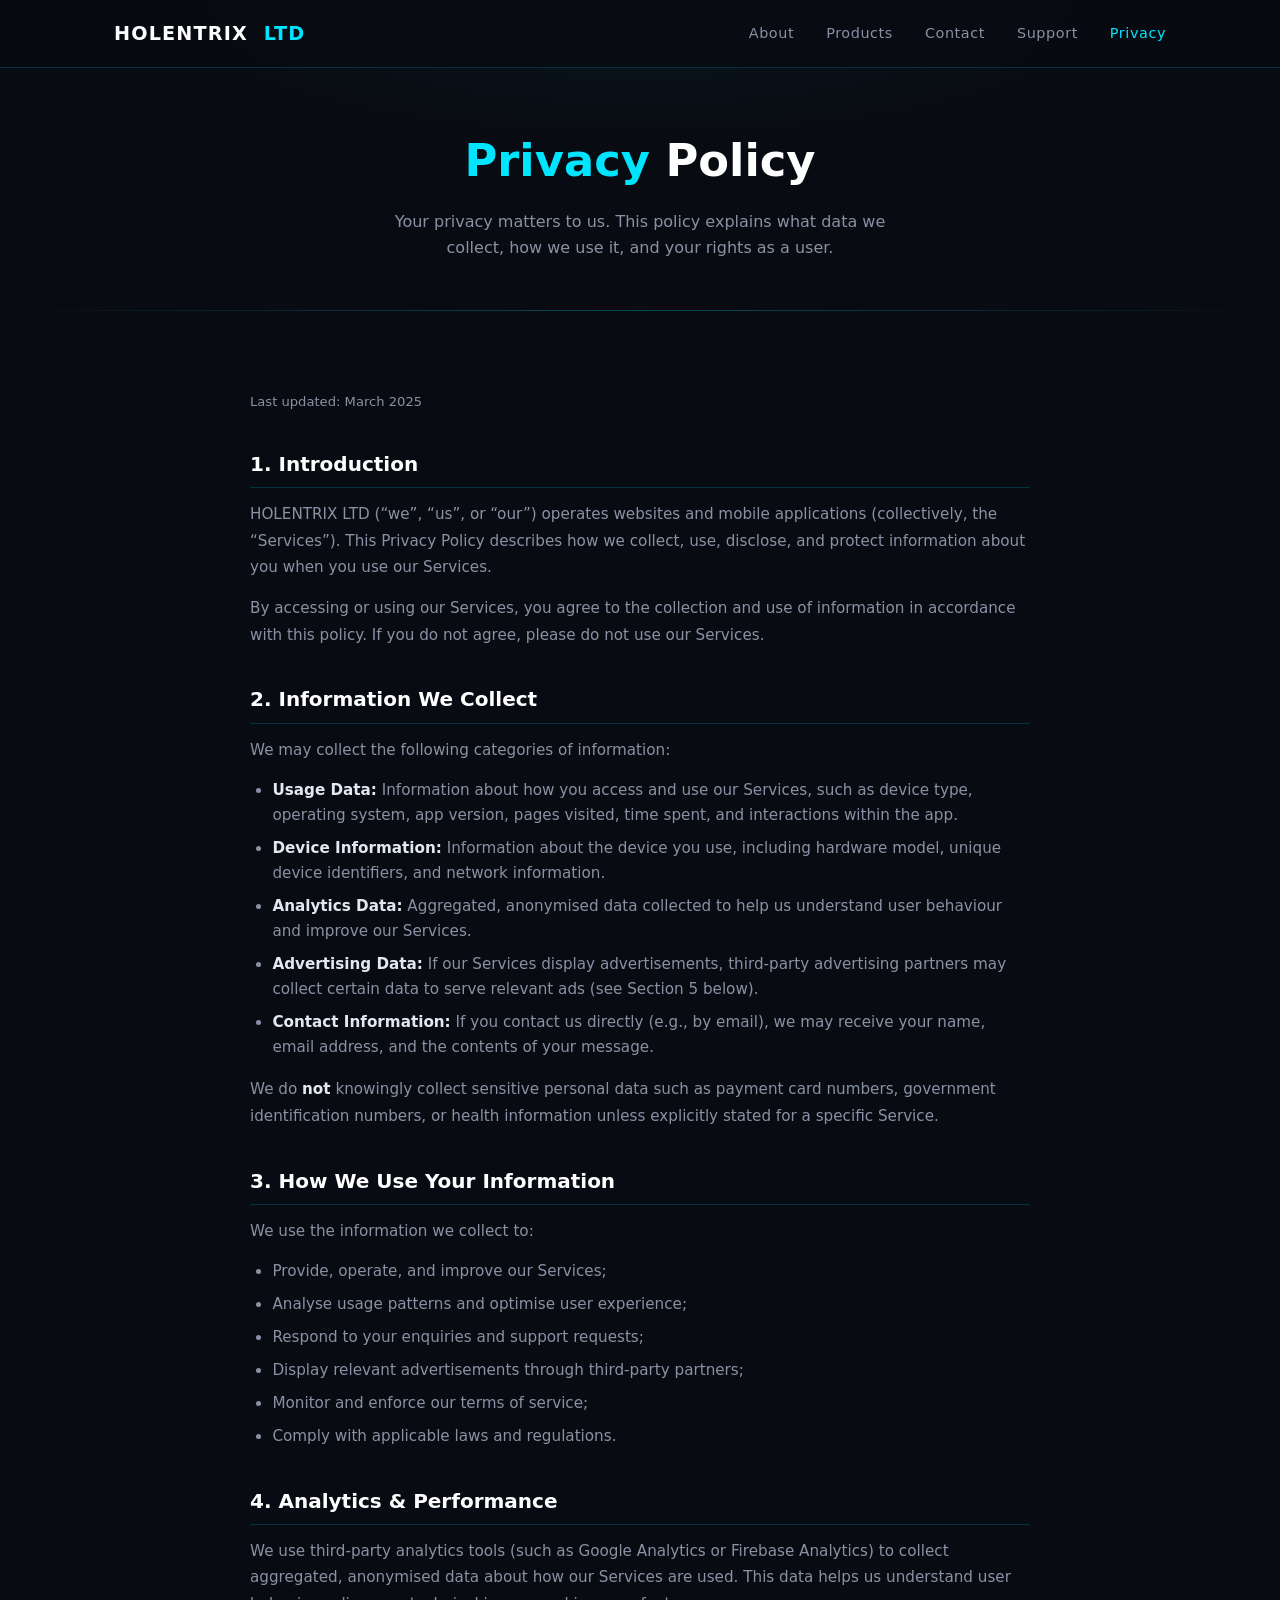
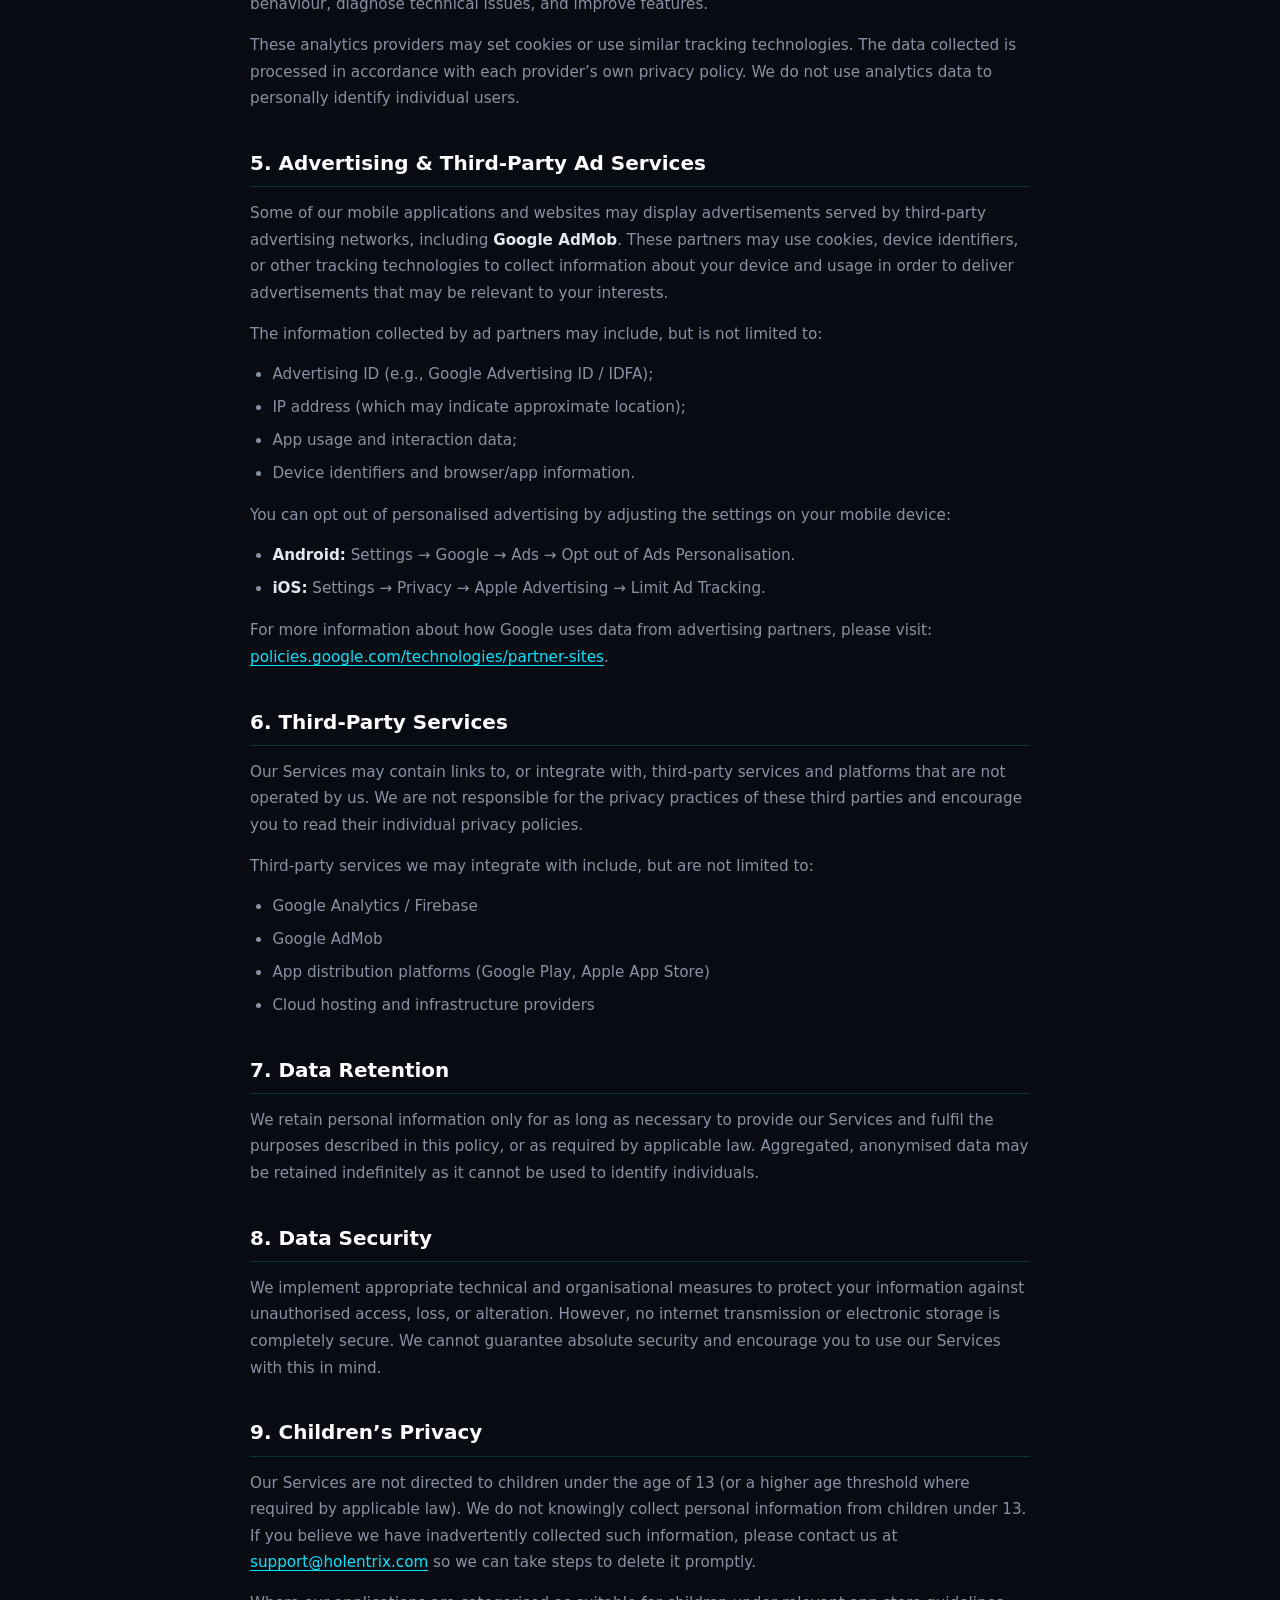
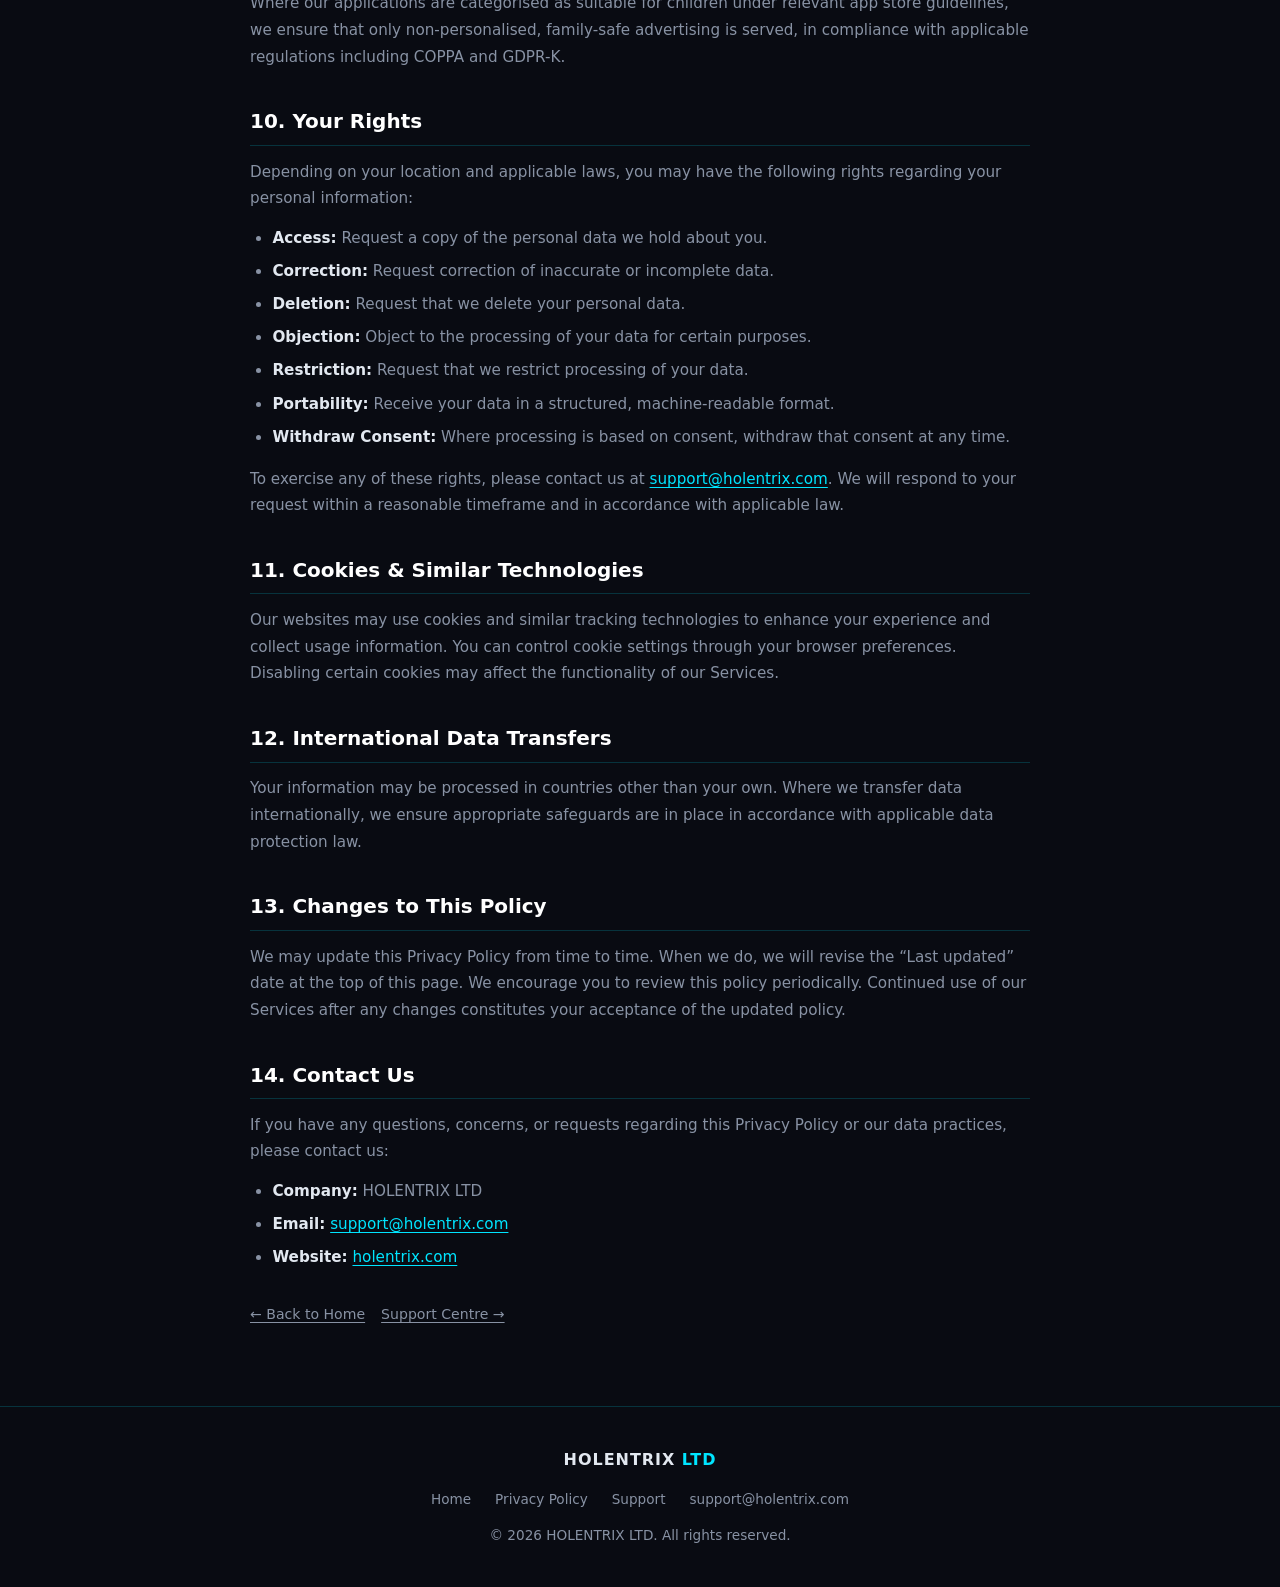
<file: privacy.html>
<!DOCTYPE html>
<html lang="en">
<head>
  <meta charset="UTF-8" />
  <meta name="viewport" content="width=device-width, initial-scale=1.0" />
  <meta name="description" content="Privacy Policy for HOLENTRIX LTD — learn how we handle data, advertising, and your privacy rights." />
  <meta name="theme-color" content="#090b12" />

  <!-- Open Graph -->
  <meta property="og:title" content="Privacy Policy — HOLENTRIX LTD" />
  <meta property="og:description" content="Read our privacy policy to understand how HOLENTRIX LTD collects and uses data." />
  <meta property="og:type" content="website" />
  <meta property="og:url" content="https://holentrix.com/privacy.html" />

  <title>Privacy Policy — HOLENTRIX LTD</title>
  <link rel="stylesheet" href="css/style.css" />
  <link rel="icon" type="image/svg+xml" href="favicon.svg" />
</head>
<body>

  <!-- ===================================================
       NAVIGATION
       =================================================== -->
  <nav class="nav" role="navigation" aria-label="Main navigation">
    <div class="nav__inner">
      <a href="index.html" class="nav__logo" aria-label="HOLENTRIX LTD Home">
        HOLENTRIX<span>&nbsp;LTD</span>
      </a>

      <button
        class="nav__toggle"
        id="navToggle"
        aria-controls="navLinks"
        aria-expanded="false"
        aria-label="Toggle navigation"
      >
        <span></span>
        <span></span>
        <span></span>
      </button>

      <ul class="nav__links" id="navLinks" role="list">
        <li><a href="index.html#about">About</a></li>
        <li><a href="index.html#products">Products</a></li>
        <li><a href="index.html#contact">Contact</a></li>
        <li><a href="support.html">Support</a></li>
        <li><a href="privacy.html" class="active">Privacy</a></li>
      </ul>
    </div>
  </nav>

  <!-- ===================================================
       PAGE HERO
       =================================================== -->
  <header class="page-hero">
    <div class="page-hero__content">
      <h1 class="page-hero__title fade-up">
        <span>Privacy</span> Policy
      </h1>
      <p class="page-hero__subtitle fade-up fade-up--delay-1">
        Your privacy matters to us. This policy explains what data we collect,
        how we use it, and your rights as a user.
      </p>
    </div>
  </header>

  <div class="glow-divider"></div>

  <!-- ===================================================
       PRIVACY POLICY CONTENT
       =================================================== -->
  <main class="section" aria-label="Privacy Policy">
    <div class="container">
      <article class="prose">

        <span class="updated">Last updated: March 2025</span>

        <h2>1. Introduction</h2>
        <p>
          HOLENTRIX LTD (&ldquo;we&rdquo;, &ldquo;us&rdquo;, or &ldquo;our&rdquo;) operates websites
          and mobile applications (collectively, the &ldquo;Services&rdquo;). This Privacy Policy
          describes how we collect, use, disclose, and protect information about you when
          you use our Services.
        </p>
        <p>
          By accessing or using our Services, you agree to the collection and use of
          information in accordance with this policy. If you do not agree, please do not
          use our Services.
        </p>

        <h2>2. Information We Collect</h2>
        <p>We may collect the following categories of information:</p>
        <ul>
          <li>
            <strong>Usage Data:</strong> Information about how you access and use our
            Services, such as device type, operating system, app version, pages visited,
            time spent, and interactions within the app.
          </li>
          <li>
            <strong>Device Information:</strong> Information about the device you use,
            including hardware model, unique device identifiers, and network information.
          </li>
          <li>
            <strong>Analytics Data:</strong> Aggregated, anonymised data collected to help
            us understand user behaviour and improve our Services.
          </li>
          <li>
            <strong>Advertising Data:</strong> If our Services display advertisements,
            third-party advertising partners may collect certain data to serve relevant ads
            (see Section 5 below).
          </li>
          <li>
            <strong>Contact Information:</strong> If you contact us directly (e.g., by
            email), we may receive your name, email address, and the contents of your message.
          </li>
        </ul>
        <p>
          We do <strong>not</strong> knowingly collect sensitive personal data such as
          payment card numbers, government identification numbers, or health information
          unless explicitly stated for a specific Service.
        </p>

        <h2>3. How We Use Your Information</h2>
        <p>We use the information we collect to:</p>
        <ul>
          <li>Provide, operate, and improve our Services;</li>
          <li>Analyse usage patterns and optimise user experience;</li>
          <li>Respond to your enquiries and support requests;</li>
          <li>Display relevant advertisements through third-party partners;</li>
          <li>Monitor and enforce our terms of service;</li>
          <li>Comply with applicable laws and regulations.</li>
        </ul>

        <h2>4. Analytics &amp; Performance</h2>
        <p>
          We use third-party analytics tools (such as Google Analytics or Firebase
          Analytics) to collect aggregated, anonymised data about how our Services are
          used. This data helps us understand user behaviour, diagnose technical issues,
          and improve features.
        </p>
        <p>
          These analytics providers may set cookies or use similar tracking technologies.
          The data collected is processed in accordance with each provider&rsquo;s own
          privacy policy. We do not use analytics data to personally identify individual users.
        </p>

        <h2>5. Advertising &amp; Third-Party Ad Services</h2>
        <p>
          Some of our mobile applications and websites may display advertisements served
          by third-party advertising networks, including <strong>Google AdMob</strong>.
          These partners may use cookies, device identifiers, or other tracking
          technologies to collect information about your device and usage in order to
          deliver advertisements that may be relevant to your interests.
        </p>
        <p>
          The information collected by ad partners may include, but is not limited to:
        </p>
        <ul>
          <li>Advertising ID (e.g., Google Advertising ID / IDFA);</li>
          <li>IP address (which may indicate approximate location);</li>
          <li>App usage and interaction data;</li>
          <li>Device identifiers and browser/app information.</li>
        </ul>
        <p>
          You can opt out of personalised advertising by adjusting the settings on your
          mobile device:
        </p>
        <ul>
          <li>
            <strong>Android:</strong> Settings &rarr; Google &rarr; Ads &rarr; Opt out of
            Ads Personalisation.
          </li>
          <li>
            <strong>iOS:</strong> Settings &rarr; Privacy &rarr; Apple Advertising &rarr;
            Limit Ad Tracking.
          </li>
        </ul>
        <p>
          For more information about how Google uses data from advertising partners, please
          visit: <a href="https://policies.google.com/technologies/partner-sites" target="_blank" rel="noopener noreferrer">policies.google.com/technologies/partner-sites</a>.
        </p>

        <h2>6. Third-Party Services</h2>
        <p>
          Our Services may contain links to, or integrate with, third-party services and
          platforms that are not operated by us. We are not responsible for the privacy
          practices of these third parties and encourage you to read their individual
          privacy policies.
        </p>
        <p>Third-party services we may integrate with include, but are not limited to:</p>
        <ul>
          <li>Google Analytics / Firebase</li>
          <li>Google AdMob</li>
          <li>App distribution platforms (Google Play, Apple App Store)</li>
          <li>Cloud hosting and infrastructure providers</li>
        </ul>

        <h2>7. Data Retention</h2>
        <p>
          We retain personal information only for as long as necessary to provide our
          Services and fulfil the purposes described in this policy, or as required by
          applicable law. Aggregated, anonymised data may be retained indefinitely as it
          cannot be used to identify individuals.
        </p>

        <h2>8. Data Security</h2>
        <p>
          We implement appropriate technical and organisational measures to protect your
          information against unauthorised access, loss, or alteration. However, no
          internet transmission or electronic storage is completely secure. We cannot
          guarantee absolute security and encourage you to use our Services with this in mind.
        </p>

        <h2>9. Children&rsquo;s Privacy</h2>
        <p>
          Our Services are not directed to children under the age of 13 (or a higher age
          threshold where required by applicable law). We do not knowingly collect personal
          information from children under 13. If you believe we have inadvertently collected
          such information, please contact us at
          <a href="mailto:support@holentrix.com">support@holentrix.com</a> so we can
          take steps to delete it promptly.
        </p>
        <p>
          Where our applications are categorised as suitable for children under relevant
          app store guidelines, we ensure that only non-personalised, family-safe
          advertising is served, in compliance with applicable regulations including
          COPPA and GDPR-K.
        </p>

        <h2>10. Your Rights</h2>
        <p>
          Depending on your location and applicable laws, you may have the following
          rights regarding your personal information:
        </p>
        <ul>
          <li><strong>Access:</strong> Request a copy of the personal data we hold about you.</li>
          <li><strong>Correction:</strong> Request correction of inaccurate or incomplete data.</li>
          <li><strong>Deletion:</strong> Request that we delete your personal data.</li>
          <li><strong>Objection:</strong> Object to the processing of your data for certain purposes.</li>
          <li><strong>Restriction:</strong> Request that we restrict processing of your data.</li>
          <li><strong>Portability:</strong> Receive your data in a structured, machine-readable format.</li>
          <li><strong>Withdraw Consent:</strong> Where processing is based on consent, withdraw that consent at any time.</li>
        </ul>
        <p>
          To exercise any of these rights, please contact us at
          <a href="mailto:support@holentrix.com">support@holentrix.com</a>. We will
          respond to your request within a reasonable timeframe and in accordance with
          applicable law.
        </p>

        <h2>11. Cookies &amp; Similar Technologies</h2>
        <p>
          Our websites may use cookies and similar tracking technologies to enhance your
          experience and collect usage information. You can control cookie settings through
          your browser preferences. Disabling certain cookies may affect the functionality
          of our Services.
        </p>

        <h2>12. International Data Transfers</h2>
        <p>
          Your information may be processed in countries other than your own. Where we
          transfer data internationally, we ensure appropriate safeguards are in place in
          accordance with applicable data protection law.
        </p>

        <h2>13. Changes to This Policy</h2>
        <p>
          We may update this Privacy Policy from time to time. When we do, we will revise
          the &ldquo;Last updated&rdquo; date at the top of this page. We encourage you to
          review this policy periodically. Continued use of our Services after any changes
          constitutes your acceptance of the updated policy.
        </p>

        <h2>14. Contact Us</h2>
        <p>
          If you have any questions, concerns, or requests regarding this Privacy Policy
          or our data practices, please contact us:
        </p>
        <ul>
          <li><strong>Company:</strong> HOLENTRIX LTD</li>
          <li><strong>Email:</strong> <a href="mailto:support@holentrix.com">support@holentrix.com</a></li>
          <li><strong>Website:</strong> <a href="https://holentrix.com">holentrix.com</a></li>
        </ul>

        <div class="back-links">
          <a href="index.html">&larr; Back to Home</a>
          <a href="support.html">Support Centre &rarr;</a>
        </div>

      </article>
    </div>
  </main>

  <!-- ===================================================
       FOOTER
       =================================================== -->
  <footer class="footer" role="contentinfo">
    <div class="footer__inner">
      <div class="footer__logo">HOLENTRIX<span>&nbsp;LTD</span></div>
      <nav class="footer__links" aria-label="Footer navigation">
        <a href="index.html">Home</a>
        <a href="privacy.html">Privacy Policy</a>
        <a href="support.html">Support</a>
        <a href="mailto:support@holentrix.com">support@holentrix.com</a>
      </nav>
      <p class="footer__copy">
        &copy; <span class="js-year"></span> HOLENTRIX LTD. All rights reserved.
      </p>
    </div>
  </footer>

  <script src="js/main.js"></script>
</body>
</html>
</file>
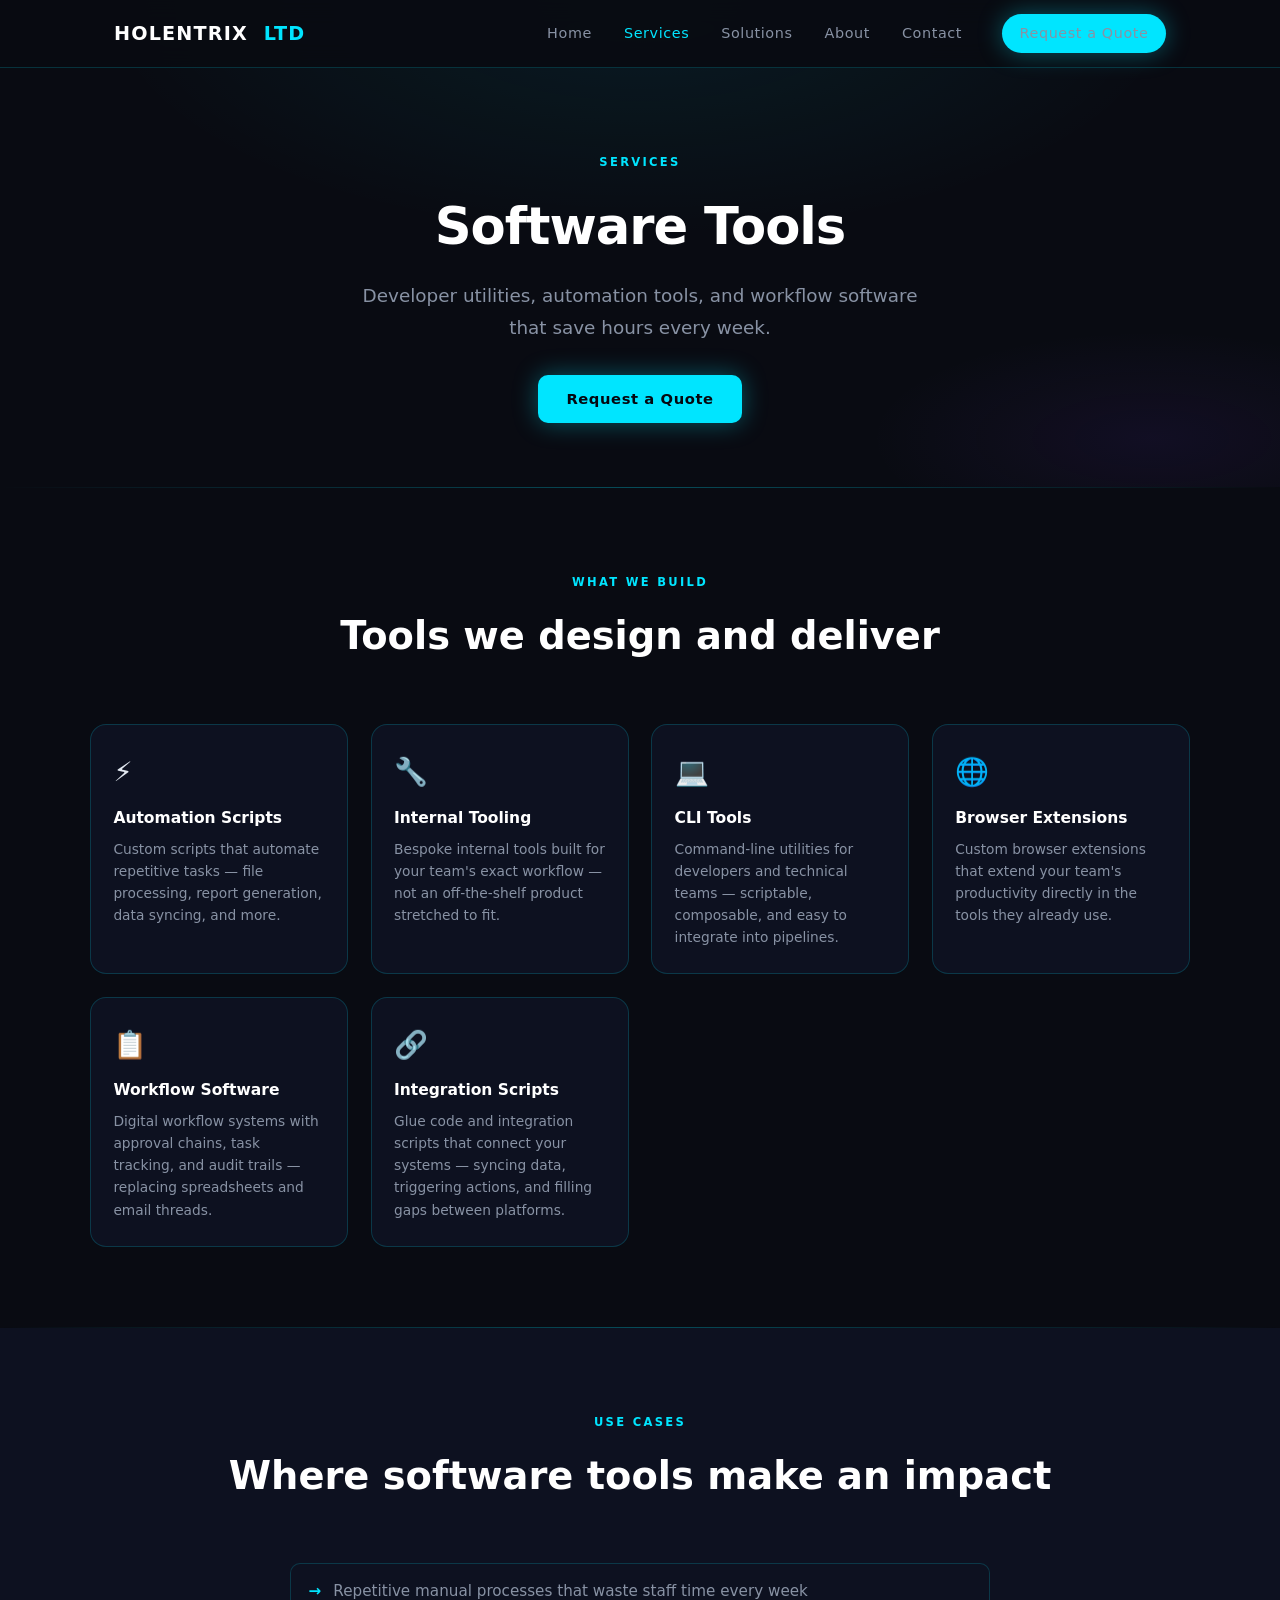
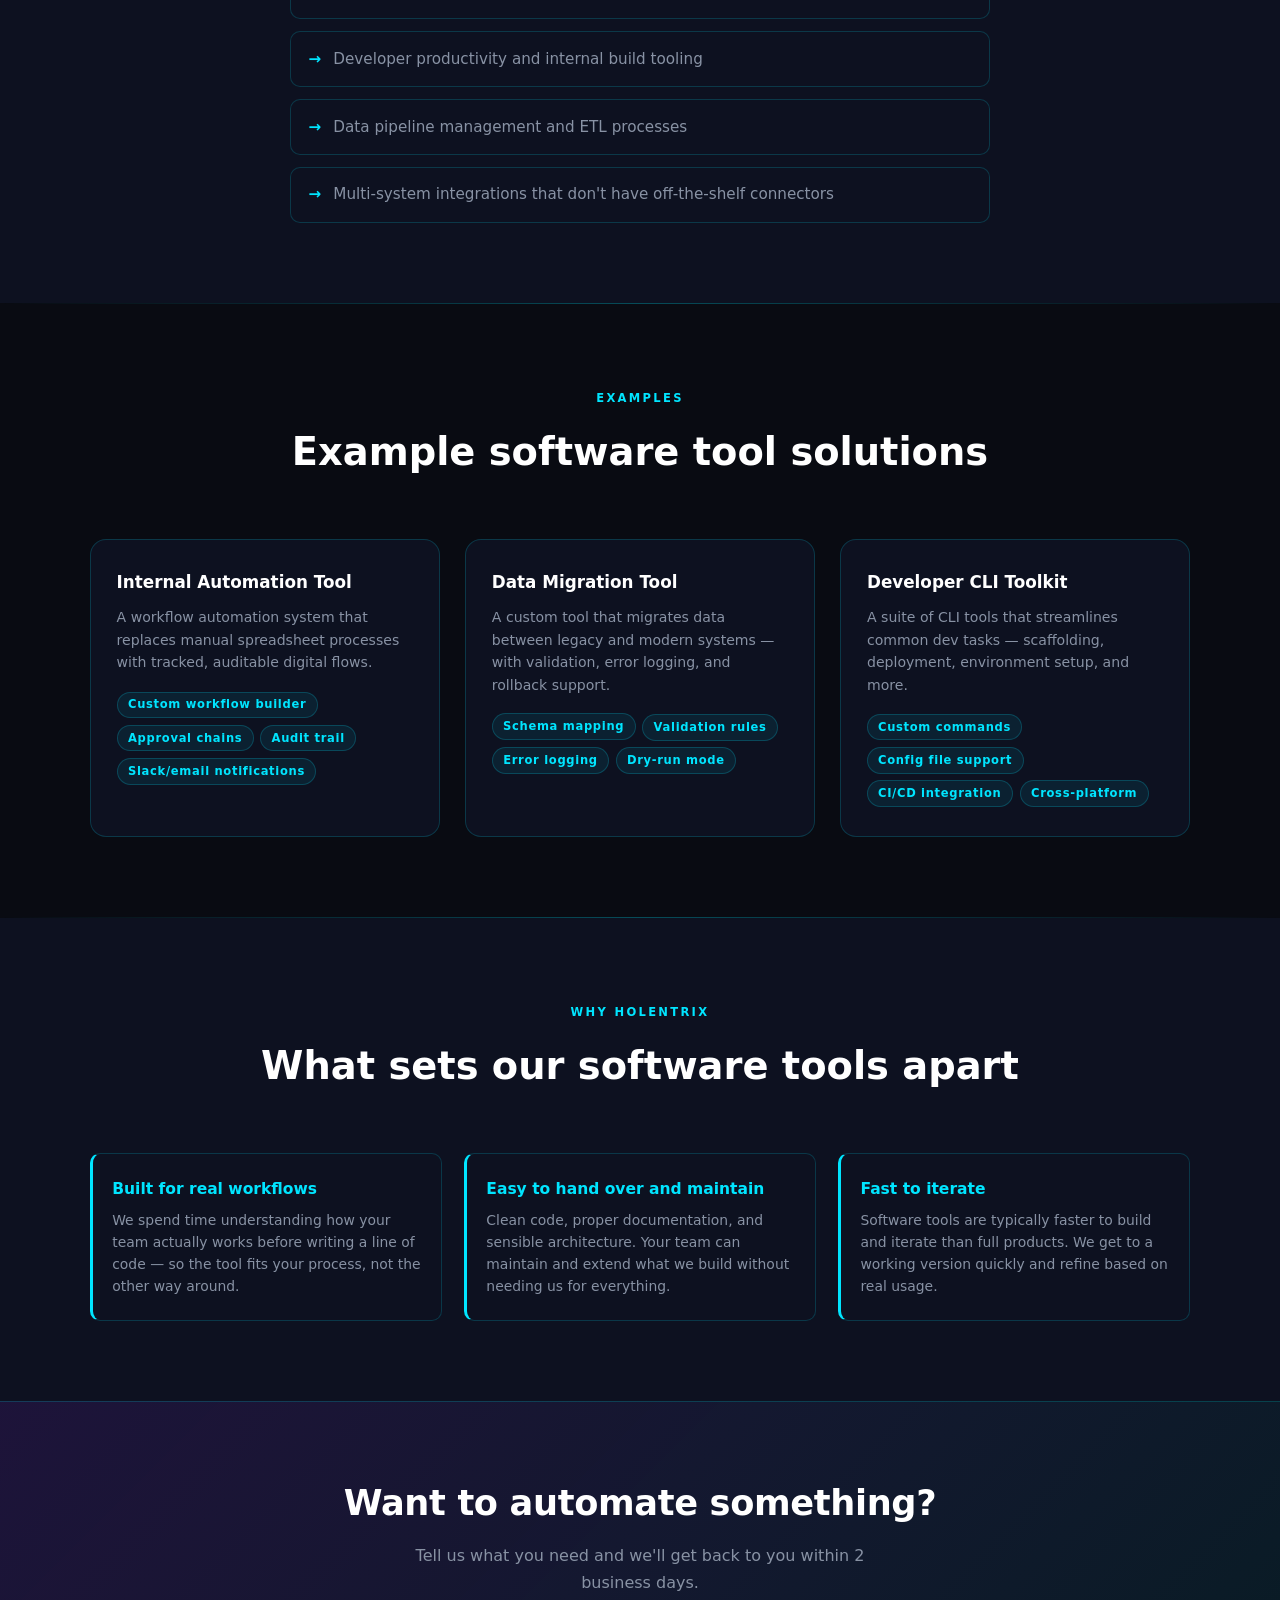
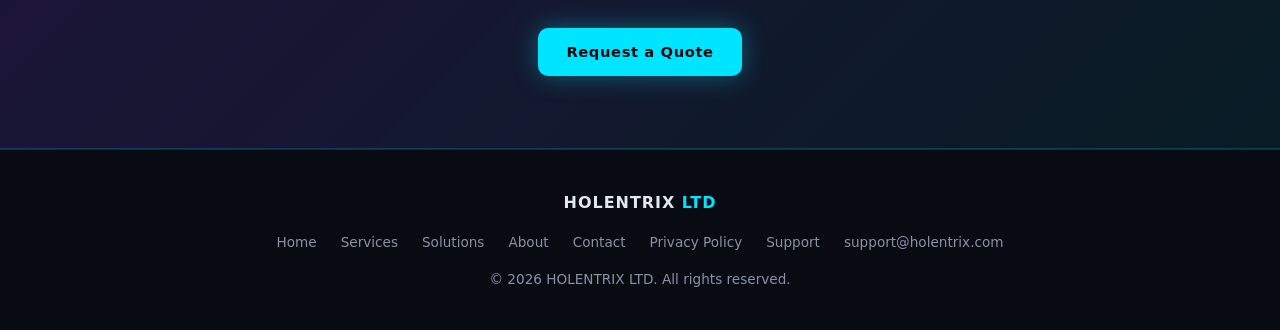
<file: software-tools.html>
<!DOCTYPE html>
<html lang="en">
<head>
  <meta charset="UTF-8" />
  <meta name="viewport" content="width=device-width, initial-scale=1.0" />
  <meta name="description" content="Software Tools by HOLENTRIX LTD — Developer utilities, automation tools, and workflow software that save hours every week." />
  <meta name="theme-color" content="#090b12" />
  <meta property="og:title" content="Software Tools — HOLENTRIX LTD" />
  <meta property="og:description" content="Developer utilities, automation tools, and workflow software that save hours every week." />
  <meta property="og:type" content="website" />
  <title>Software Tools — HOLENTRIX LTD</title>
  <link rel="stylesheet" href="css/style.css" />
  <link rel="icon" type="image/svg+xml" href="favicon.svg" />
</head>
<body>

  <nav class="nav" role="navigation" aria-label="Main navigation">
    <div class="nav__inner">
      <a href="index.html" class="nav__logo" aria-label="HOLENTRIX LTD Home">HOLENTRIX<span>&nbsp;LTD</span></a>
      <button class="nav__toggle" id="navToggle" aria-controls="navLinks" aria-expanded="false" aria-label="Toggle navigation">
        <span></span><span></span><span></span>
      </button>
      <ul class="nav__links" id="navLinks" role="list">
        <li><a href="index.html">Home</a></li>
        <li><a href="index.html#services" class="active">Services</a></li>
        <li><a href="index.html#solutions">Solutions</a></li>
        <li><a href="index.html#about">About</a></li>
        <li><a href="index.html#contact">Contact</a></li>
        <li><a href="index.html#contact" class="nav__cta btn btn--primary">Request a Quote</a></li>
      </ul>
    </div>
  </nav>

  <section class="service-hero">
    <div class="service-hero__content">
      <span class="section__tag">Services</span>
      <h1 class="service-hero__title">Software Tools</h1>
      <p class="service-hero__subtitle">Developer utilities, automation tools, and workflow software that save hours every week.</p>
      <a href="index.html#contact" class="btn btn--primary">Request a Quote</a>
    </div>
  </section>

  <div class="glow-divider"></div>

  <section class="section" aria-labelledby="build-title">
    <div class="container">
      <div class="section__header">
        <span class="section__tag">What We Build</span>
        <h2 class="section__title" id="build-title">Tools we design and deliver</h2>
      </div>
      <div class="deliverables-grid">
        <div class="deliverable-item" data-fade>
          <div class="deliverable-item__icon">⚡</div>
          <h3 class="deliverable-item__title">Automation Scripts</h3>
          <p class="deliverable-item__desc">Custom scripts that automate repetitive tasks — file processing, report generation, data syncing, and more.</p>
        </div>
        <div class="deliverable-item" data-fade>
          <div class="deliverable-item__icon">🔧</div>
          <h3 class="deliverable-item__title">Internal Tooling</h3>
          <p class="deliverable-item__desc">Bespoke internal tools built for your team's exact workflow — not an off-the-shelf product stretched to fit.</p>
        </div>
        <div class="deliverable-item" data-fade>
          <div class="deliverable-item__icon">💻</div>
          <h3 class="deliverable-item__title">CLI Tools</h3>
          <p class="deliverable-item__desc">Command-line utilities for developers and technical teams — scriptable, composable, and easy to integrate into pipelines.</p>
        </div>
        <div class="deliverable-item" data-fade>
          <div class="deliverable-item__icon">🌐</div>
          <h3 class="deliverable-item__title">Browser Extensions</h3>
          <p class="deliverable-item__desc">Custom browser extensions that extend your team's productivity directly in the tools they already use.</p>
        </div>
        <div class="deliverable-item" data-fade>
          <div class="deliverable-item__icon">📋</div>
          <h3 class="deliverable-item__title">Workflow Software</h3>
          <p class="deliverable-item__desc">Digital workflow systems with approval chains, task tracking, and audit trails — replacing spreadsheets and email threads.</p>
        </div>
        <div class="deliverable-item" data-fade>
          <div class="deliverable-item__icon">🔗</div>
          <h3 class="deliverable-item__title">Integration Scripts</h3>
          <p class="deliverable-item__desc">Glue code and integration scripts that connect your systems — syncing data, triggering actions, and filling gaps between platforms.</p>
        </div>
      </div>
    </div>
  </section>

  <div class="glow-divider"></div>

  <section class="section section--alt" aria-labelledby="usecases-title">
    <div class="container">
      <div class="section__header">
        <span class="section__tag">Use Cases</span>
        <h2 class="section__title" id="usecases-title">Where software tools make an impact</h2>
      </div>
      <div class="use-cases">
        <ul class="use-cases__list">
          <li>Repetitive manual processes that waste staff time every week</li>
          <li>Developer productivity and internal build tooling</li>
          <li>Data pipeline management and ETL processes</li>
          <li>Multi-system integrations that don't have off-the-shelf connectors</li>
        </ul>
      </div>
    </div>
  </section>

  <div class="glow-divider"></div>

  <section class="section" aria-labelledby="examples-title">
    <div class="container">
      <div class="section__header">
        <span class="section__tag">Examples</span>
        <h2 class="section__title" id="examples-title">Example software tool solutions</h2>
      </div>
      <div class="solutions__grid">
        <div class="solution-card" data-fade>
          <h3 class="solution-card__title">Internal Automation Tool</h3>
          <p class="solution-card__desc">A workflow automation system that replaces manual spreadsheet processes with tracked, auditable digital flows.</p>
          <ul class="solution-card__features">
            <li>Custom workflow builder</li>
            <li>Approval chains</li>
            <li>Audit trail</li>
            <li>Slack/email notifications</li>
          </ul>
        </div>
        <div class="solution-card" data-fade>
          <h3 class="solution-card__title">Data Migration Tool</h3>
          <p class="solution-card__desc">A custom tool that migrates data between legacy and modern systems — with validation, error logging, and rollback support.</p>
          <ul class="solution-card__features">
            <li>Schema mapping</li>
            <li>Validation rules</li>
            <li>Error logging</li>
            <li>Dry-run mode</li>
          </ul>
        </div>
        <div class="solution-card" data-fade>
          <h3 class="solution-card__title">Developer CLI Toolkit</h3>
          <p class="solution-card__desc">A suite of CLI tools that streamlines common dev tasks — scaffolding, deployment, environment setup, and more.</p>
          <ul class="solution-card__features">
            <li>Custom commands</li>
            <li>Config file support</li>
            <li>CI/CD integration</li>
            <li>Cross-platform</li>
          </ul>
        </div>
      </div>
    </div>
  </section>

  <div class="glow-divider"></div>

  <section class="section section--alt" aria-labelledby="why-title">
    <div class="container">
      <div class="section__header">
        <span class="section__tag">Why Holentrix</span>
        <h2 class="section__title" id="why-title">What sets our software tools apart</h2>
      </div>
      <div class="why-grid">
        <div class="why-item" data-fade>
          <div class="why-item__title">Built for real workflows</div>
          <p class="why-item__desc">We spend time understanding how your team actually works before writing a line of code — so the tool fits your process, not the other way around.</p>
        </div>
        <div class="why-item" data-fade>
          <div class="why-item__title">Easy to hand over and maintain</div>
          <p class="why-item__desc">Clean code, proper documentation, and sensible architecture. Your team can maintain and extend what we build without needing us for everything.</p>
        </div>
        <div class="why-item" data-fade>
          <div class="why-item__title">Fast to iterate</div>
          <p class="why-item__desc">Software tools are typically faster to build and iterate than full products. We get to a working version quickly and refine based on real usage.</p>
        </div>
      </div>
    </div>
  </section>

  <div class="cta-band">
    <div class="cta-band__inner">
      <h2 class="cta-band__title">Want to automate something?</h2>
      <p class="cta-band__sub">Tell us what you need and we'll get back to you within 2 business days.</p>
      <a href="index.html#contact" class="btn btn--primary">Request a Quote</a>
    </div>
  </div>

  <footer class="footer" role="contentinfo">
    <div class="footer__inner">
      <div class="footer__logo">HOLENTRIX<span>&nbsp;LTD</span></div>
      <nav class="footer__links" aria-label="Footer navigation">
        <a href="index.html">Home</a>
        <a href="index.html#services">Services</a>
        <a href="index.html#solutions">Solutions</a>
        <a href="index.html#about">About</a>
        <a href="index.html#contact">Contact</a>
        <a href="privacy.html">Privacy Policy</a>
        <a href="support.html">Support</a>
        <a href="mailto:support@holentrix.com">support@holentrix.com</a>
      </nav>
      <p class="footer__copy">&copy; <span class="js-year"></span> HOLENTRIX LTD. All rights reserved.</p>
    </div>
  </footer>

  <script src="js/main.js"></script>
</body>
</html>
</file>
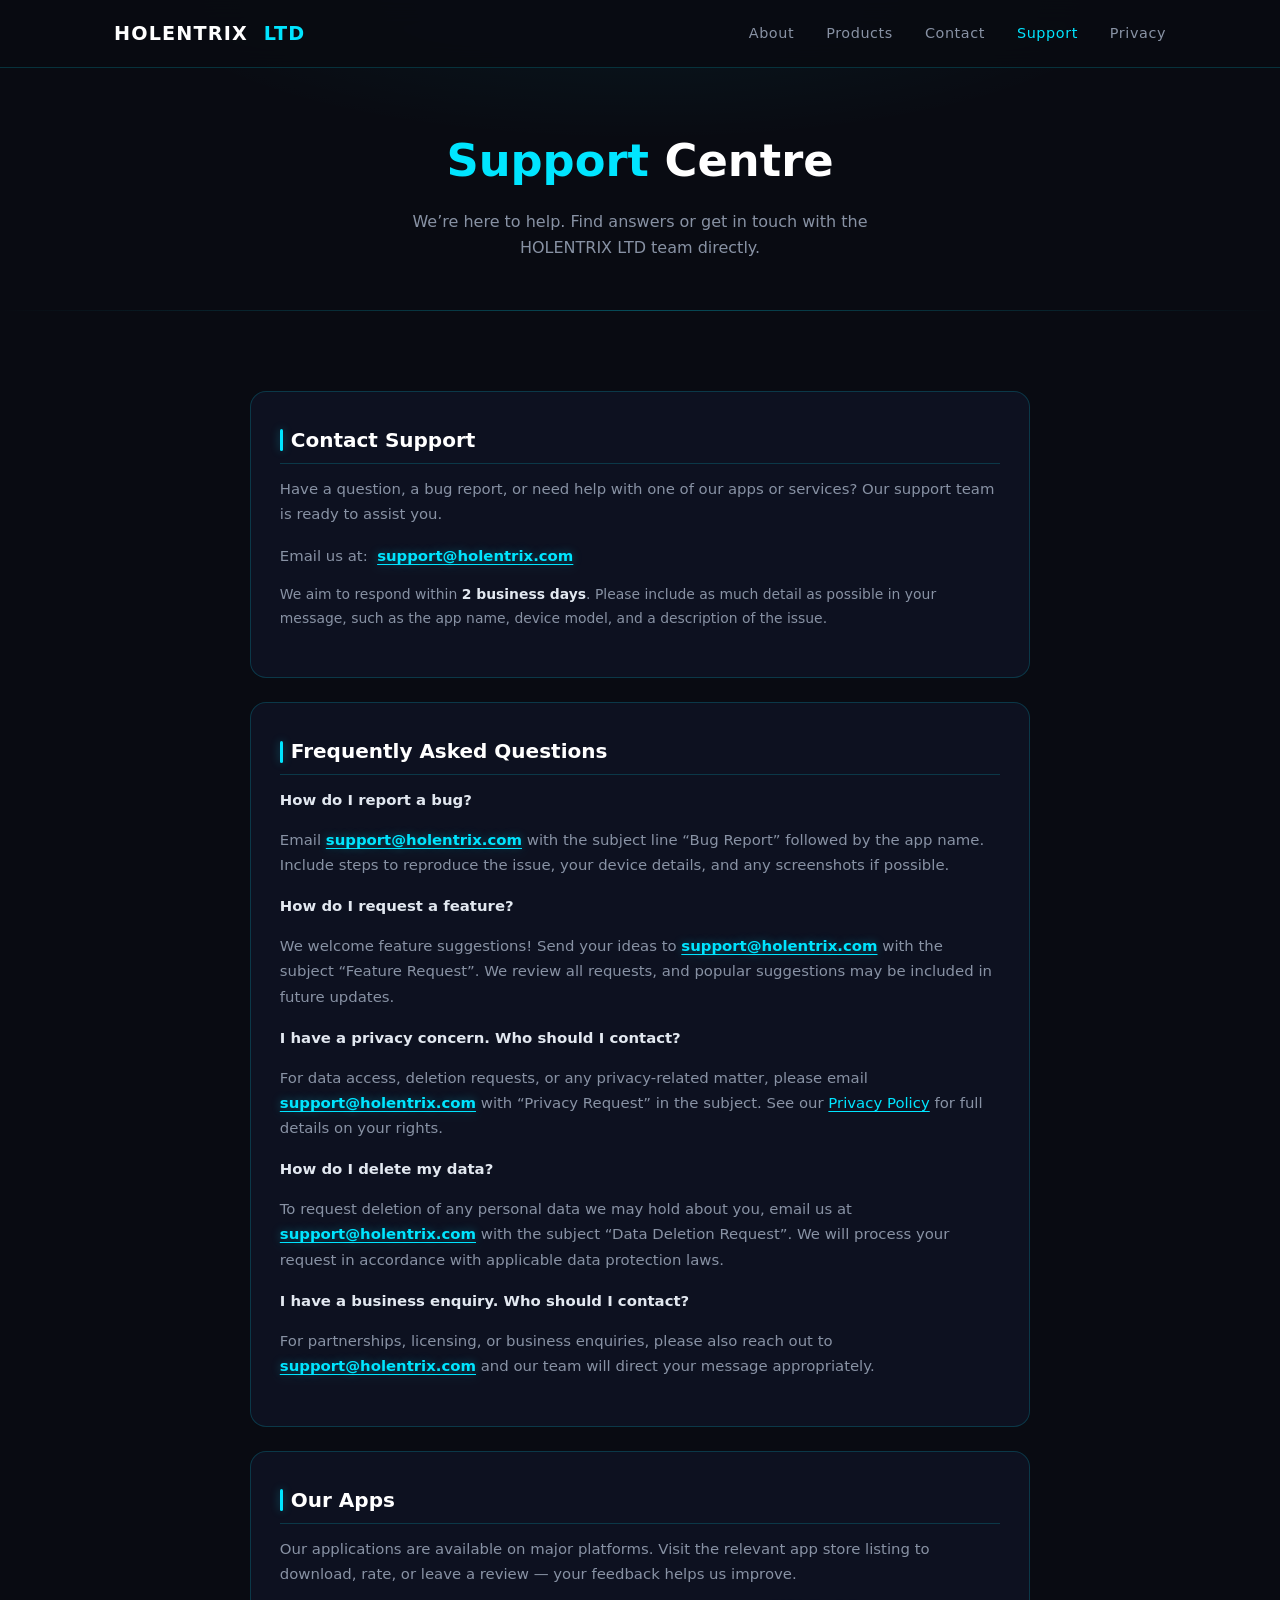
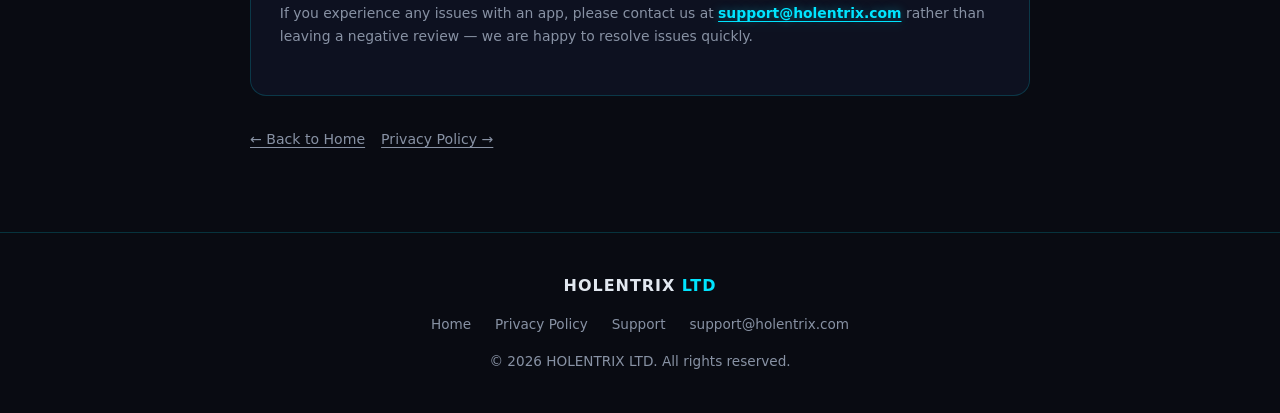
<file: support.html>
<!DOCTYPE html>
<html lang="en">
<head>
  <meta charset="UTF-8" />
  <meta name="viewport" content="width=device-width, initial-scale=1.0" />
  <meta name="description" content="Support and contact information for HOLENTRIX LTD. Reach our team at support@holentrix.com." />
  <meta name="theme-color" content="#090b12" />

  <!-- Open Graph -->
  <meta property="og:title" content="Support — HOLENTRIX LTD" />
  <meta property="og:description" content="Need help? Contact the HOLENTRIX LTD support team at support@holentrix.com." />
  <meta property="og:type" content="website" />
  <meta property="og:url" content="https://holentrix.com/support.html" />

  <title>Support — HOLENTRIX LTD</title>
  <link rel="stylesheet" href="css/style.css" />
  <link rel="icon" type="image/svg+xml" href="favicon.svg" />
</head>
<body>

  <!-- ===================================================
       NAVIGATION
       =================================================== -->
  <nav class="nav" role="navigation" aria-label="Main navigation">
    <div class="nav__inner">
      <a href="index.html" class="nav__logo" aria-label="HOLENTRIX LTD Home">
        HOLENTRIX<span>&nbsp;LTD</span>
      </a>

      <button
        class="nav__toggle"
        id="navToggle"
        aria-controls="navLinks"
        aria-expanded="false"
        aria-label="Toggle navigation"
      >
        <span></span>
        <span></span>
        <span></span>
      </button>

      <ul class="nav__links" id="navLinks" role="list">
        <li><a href="index.html#about">About</a></li>
        <li><a href="index.html#products">Products</a></li>
        <li><a href="index.html#contact">Contact</a></li>
        <li><a href="support.html" class="active">Support</a></li>
        <li><a href="privacy.html">Privacy</a></li>
      </ul>
    </div>
  </nav>

  <!-- ===================================================
       PAGE HERO
       =================================================== -->
  <header class="page-hero">
    <div class="page-hero__content">
      <h1 class="page-hero__title fade-up">
        <span>Support</span> Centre
      </h1>
      <p class="page-hero__subtitle fade-up fade-up--delay-1">
        We&rsquo;re here to help. Find answers or get in touch with the
        HOLENTRIX LTD team directly.
      </p>
    </div>
  </header>

  <div class="glow-divider"></div>

  <!-- ===================================================
       SUPPORT CONTENT
       =================================================== -->
  <main class="section" aria-label="Support Centre">
    <div class="container">
      <div class="prose">

        <!-- Contact email -->
        <div class="help-box fade-up">
          <h2 class="help-box__title">Contact Support</h2>
          <p>
            Have a question, a bug report, or need help with one of our apps or
            services? Our support team is ready to assist you.
          </p>
          <p style="margin-top: 1rem;">
            Email us at:&nbsp;
            <a class="email-link" href="mailto:support@holentrix.com">
              support@holentrix.com
            </a>
          </p>
          <p style="margin-top: 0.6rem; font-size: 0.87rem; color: var(--clr-text-muted);">
            We aim to respond within <strong style="color: var(--clr-text);">2 business days</strong>.
            Please include as much detail as possible in your message, such as
            the app name, device model, and a description of the issue.
          </p>
        </div>

        <!-- General FAQs -->
        <div class="help-box fade-up fade-up--delay-1">
          <h2 class="help-box__title">Frequently Asked Questions</h2>

          <p><strong>How do I report a bug?</strong></p>
          <p>
            Email <a class="email-link" href="mailto:support@holentrix.com">support@holentrix.com</a>
            with the subject line &ldquo;Bug Report&rdquo; followed by the app name. Include
            steps to reproduce the issue, your device details, and any screenshots
            if possible.
          </p>

          <p style="margin-top: 1rem;"><strong>How do I request a feature?</strong></p>
          <p>
            We welcome feature suggestions! Send your ideas to
            <a class="email-link" href="mailto:support@holentrix.com">support@holentrix.com</a>
            with the subject &ldquo;Feature Request&rdquo;. We review all requests,
            and popular suggestions may be included in future updates.
          </p>

          <p style="margin-top: 1rem;"><strong>I have a privacy concern. Who should I contact?</strong></p>
          <p>
            For data access, deletion requests, or any privacy-related matter, please email
            <a class="email-link" href="mailto:support@holentrix.com">support@holentrix.com</a>
            with &ldquo;Privacy Request&rdquo; in the subject. See our
            <a href="privacy.html">Privacy Policy</a> for full details on your rights.
          </p>

          <p style="margin-top: 1rem;"><strong>How do I delete my data?</strong></p>
          <p>
            To request deletion of any personal data we may hold about you, email us at
            <a class="email-link" href="mailto:support@holentrix.com">support@holentrix.com</a>
            with the subject &ldquo;Data Deletion Request&rdquo;. We will process your
            request in accordance with applicable data protection laws.
          </p>

          <p style="margin-top: 1rem;"><strong>I have a business enquiry. Who should I contact?</strong></p>
          <p>
            For partnerships, licensing, or business enquiries, please also reach out
            to <a class="email-link" href="mailto:support@holentrix.com">support@holentrix.com</a>
            and our team will direct your message appropriately.
          </p>
        </div>

        <!-- App store links placeholder -->
        <div class="help-box fade-up fade-up--delay-2">
          <h2 class="help-box__title">Our Apps</h2>
          <p>
            Our applications are available on major platforms. Visit the relevant app
            store listing to download, rate, or leave a review — your feedback helps us
            improve.
          </p>
          <p style="margin-top: 0.8rem; color: var(--clr-text-muted); font-size: 0.87rem;">
            If you experience any issues with an app, please contact us at
            <a class="email-link" href="mailto:support@holentrix.com">support@holentrix.com</a>
            rather than leaving a negative review — we are happy to resolve issues quickly.
          </p>
        </div>

        <div class="back-links">
          <a href="index.html">&larr; Back to Home</a>
          <a href="privacy.html">Privacy Policy &rarr;</a>
        </div>

      </div>
    </div>
  </main>

  <!-- ===================================================
       FOOTER
       =================================================== -->
  <footer class="footer" role="contentinfo">
    <div class="footer__inner">
      <div class="footer__logo">HOLENTRIX<span>&nbsp;LTD</span></div>
      <nav class="footer__links" aria-label="Footer navigation">
        <a href="index.html">Home</a>
        <a href="privacy.html">Privacy Policy</a>
        <a href="support.html">Support</a>
        <a href="mailto:support@holentrix.com">support@holentrix.com</a>
      </nav>
      <p class="footer__copy">
        &copy; <span class="js-year"></span> HOLENTRIX LTD. All rights reserved.
      </p>
    </div>
  </footer>

  <script src="js/main.js"></script>
</body>
</html>
</file>
<file: css/style.css>
/* =========================================================
   HOLENTRIX LTD — Shared Stylesheet
   Dark / neon futuristic theme
   ========================================================= */

/* ---------------------------------------------------------
   CSS Custom Properties (Theme Variables)
   --------------------------------------------------------- */
:root {
  /* Colours */
  --clr-bg:          #090b12;
  --clr-bg-card:     #0d1120;
  --clr-bg-nav:      rgba(9, 11, 18, 0.92);
  --clr-primary:     #00e5ff;
  --clr-primary-dim: #00b8cc;
  --clr-accent:      #7c3aed;
  --clr-accent-dim:  #5b21b6;
  --clr-text:        #e2e8f0;
  --clr-text-muted:  #8892a4;
  --clr-border:      rgba(0, 229, 255, 0.18);
  --clr-glow:        rgba(0, 229, 255, 0.35);
  --clr-glow-accent: rgba(124, 58, 237, 0.35);

  /* Typography */
  --font-sans: 'Segoe UI', system-ui, -apple-system, BlinkMacSystemFont,
               'Helvetica Neue', Arial, sans-serif;
  --font-mono: 'Fira Code', 'Cascadia Code', 'Consolas', monospace;

  /* Sizing */
  --nav-h: 68px;
  --radius: 10px;
  --radius-lg: 16px;
  --max-w: 1100px;

  /* Transitions */
  --transition: 0.25s ease;
}

/* ---------------------------------------------------------
   Reset / Base
   --------------------------------------------------------- */
*, *::before, *::after {
  box-sizing: border-box;
  margin: 0;
  padding: 0;
}

html {
  scroll-behavior: smooth;
  font-size: 16px;
}

body {
  font-family: var(--font-sans);
  background-color: var(--clr-bg);
  color: var(--clr-text);
  line-height: 1.65;
  -webkit-font-smoothing: antialiased;
  overflow-x: hidden;
}

a {
  color: var(--clr-primary);
  text-decoration: none;
  transition: color var(--transition), opacity var(--transition);
}

a:hover {
  color: #fff;
  opacity: 0.9;
}

img {
  display: block;
  max-width: 100%;
}

ul, ol {
  padding-left: 1.4rem;
}

li {
  /*margin-bottom: 0.4rem;*/
}

/* ---------------------------------------------------------
   Scrollbar (Webkit)
   --------------------------------------------------------- */
::-webkit-scrollbar { width: 7px; }
::-webkit-scrollbar-track { background: var(--clr-bg); }
::-webkit-scrollbar-thumb {
  background: var(--clr-accent);
  border-radius: 4px;
}

/* ---------------------------------------------------------
   Navigation
   --------------------------------------------------------- */
.nav {
  position: fixed;
  top: 0;
  left: 0;
  right: 0;
  z-index: 100;
  height: var(--nav-h);
  background: var(--clr-bg-nav);
  backdrop-filter: blur(12px);
  -webkit-backdrop-filter: blur(12px);
  border-bottom: 1px solid var(--clr-border);
  display: flex;
  align-items: center;
}

.nav__inner {
  width: 100%;
  max-width: var(--max-w);
  margin: 0 auto;
  padding: 0 1.5rem;
  display: flex;
  align-items: center;
  justify-content: space-between;
}

.nav__logo {
  font-size: 1.2rem;
  font-weight: 700;
  letter-spacing: 0.06em;
  color: #fff;
  display: flex;
  align-items: center;
  gap: 0.5rem;
}

.nav__logo span {
  color: var(--clr-primary);
}

.nav__links {
  display: flex;
  align-items: center;
  gap: 2rem;
  list-style: none;
  padding: 0;
}

.nav__links a {
  font-size: 0.9rem;
  font-weight: 500;
  letter-spacing: 0.04em;
  color: var(--clr-text-muted);
  transition: color var(--transition);
}

.nav__links a:hover,
.nav__links a.active {
  color: var(--clr-primary);
}

/* Hamburger */
.nav__toggle {
  display: none;
  flex-direction: column;
  gap: 5px;
  background: none;
  border: none;
  cursor: pointer;
  padding: 4px;
  aria-label: "Toggle menu";
}

.nav__toggle span {
  display: block;
  width: 24px;
  height: 2px;
  background: var(--clr-text);
  border-radius: 2px;
  transition: transform var(--transition), opacity var(--transition);
}

.nav__toggle.open span:nth-child(1) { transform: translateY(7px) rotate(45deg); }
.nav__toggle.open span:nth-child(2) { opacity: 0; }
.nav__toggle.open span:nth-child(3) { transform: translateY(-7px) rotate(-45deg); }

@media (max-width: 700px) {
  .nav__toggle { display: flex; }

  .nav__links {
    position: fixed;
    /*top: 3rem;*/
    left: 0; right: 0;
    flex-direction: column;
    background: var(--clr-bg-nav);
    backdrop-filter: blur(16px);
    padding: 1.5rem 2rem;
    gap: 1.2rem;
    border-bottom: 1px solid var(--clr-border);
    transform: translateY(-110%);
    transition: transform 0.3s ease;
    z-index: 99;
  }

  .nav__links.open {
    transform: translateY(0);
    top: 4rem;
  }

  .nav__links a { font-size: 1rem; }
}

/* ---------------------------------------------------------
   Hero Section
   --------------------------------------------------------- */
.hero {
  min-height: 100vh;
  display: flex;
  align-items: center;
  justify-content: center;
  text-align: center;
  padding: calc(var(--nav-h) + 4rem) 1.5rem 5rem;
  position: relative;
  overflow: hidden;
}

.hero__bg {
  position: absolute;
  inset: 0;
  background:
    radial-gradient(ellipse 70% 60% at 50% 30%, rgba(0, 229, 255, 0.08) 0%, transparent 60%),
    radial-gradient(ellipse 50% 40% at 80% 80%, rgba(124, 58, 237, 0.1) 0%, transparent 55%),
    var(--clr-bg);
  z-index: 0;
}

/* Animated grid lines */
.hero__bg::before {
  content: '';
  position: absolute;
  inset: 0;
  background-image:
    linear-gradient(rgba(0, 229, 255, 0.04) 1px, transparent 1px),
    linear-gradient(90deg, rgba(0, 229, 255, 0.04) 1px, transparent 1px);
  background-size: 48px 48px;
  z-index: 0;
}

.hero__content {
  position: relative;
  z-index: 1;
  max-width: 760px;
}

.hero__eyebrow {
  display: inline-block;
  font-size: 0.78rem;
  font-weight: 600;
  letter-spacing: 0.18em;
  text-transform: uppercase;
  color: var(--clr-primary);
  background: rgba(0, 229, 255, 0.1);
  border: 1px solid var(--clr-border);
  border-radius: 999px;
  padding: 0.3rem 1rem;
  margin-bottom: 1.5rem;
}

.hero__title {
  font-size: clamp(2.4rem, 6vw, 4.2rem);
  font-weight: 800;
  line-height: 1.1;
  letter-spacing: -0.02em;
  margin-bottom: 1.4rem;
  color: #fff;
}

.hero__title .highlight {
  color: var(--clr-primary);
  text-shadow: 0 0 28px var(--clr-glow);
}

.hero__subtitle {
  font-size: clamp(1rem, 2.2vw, 1.2rem);
  color: var(--clr-text-muted);
  max-width: 580px;
  margin: 0 auto 2.4rem;
}

.hero__ctas {
  display: flex;
  gap: 1rem;
  justify-content: center;
  flex-wrap: wrap;
}

/* ---------------------------------------------------------
   Buttons
   --------------------------------------------------------- */
.btn {
  display: inline-flex;
  align-items: center;
  gap: 0.5rem;
  font-size: 0.92rem;
  font-weight: 600;
  letter-spacing: 0.04em;
  padding: 0.75rem 1.75rem;
  border-radius: var(--radius);
  border: none;
  cursor: pointer;
  text-decoration: none;
  transition: transform var(--transition), box-shadow var(--transition), background var(--transition), color var(--transition);
  white-space: nowrap;
}

.btn--primary {
  background: var(--clr-primary);
  color: #050810;
  box-shadow: 0 0 24px var(--clr-glow);
}

.btn--primary:hover {
  background: #fff;
  color: #050810;
  box-shadow: 0 0 36px rgba(0, 229, 255, 0.6);
  transform: translateY(-2px);
}

.btn--outline {
  background: transparent;
  color: var(--clr-primary);
  border: 1.5px solid var(--clr-primary);
}

.btn--outline:hover {
  background: rgba(0, 229, 255, 0.1);
  color: #fff;
  border-color: #fff;
  transform: translateY(-2px);
}

.btn--accent {
  background: var(--clr-accent);
  color: #fff;
  box-shadow: 0 0 24px var(--clr-glow-accent);
}

.btn--accent:hover {
  background: var(--clr-accent-dim);
  transform: translateY(-2px);
  box-shadow: 0 0 36px rgba(124, 58, 237, 0.5);
}

/* ---------------------------------------------------------
   Section Common
   --------------------------------------------------------- */
.section {
  padding: 5rem 1.5rem;
}

.section--alt {
  background: var(--clr-bg-card);
}

.container {
  max-width: var(--max-w);
  margin: 0 auto;
}

.section__header {
  text-align: center;
  margin-bottom: 3.5rem;
}

.section__tag {
  display: inline-block;
  font-size: 0.72rem;
  font-weight: 700;
  letter-spacing: 0.2em;
  text-transform: uppercase;
  color: var(--clr-primary);
  margin-bottom: 0.75rem;
}

.section__title {
  font-size: clamp(1.6rem, 3.5vw, 2.4rem);
  font-weight: 700;
  color: #fff;
  margin-bottom: 0.9rem;
}

.section__subtitle {
  font-size: 1rem;
  color: var(--clr-text-muted);
  max-width: 540px;
  margin: 0 auto;
}

/* ---------------------------------------------------------
   About Section
   --------------------------------------------------------- */
.about__grid {
  display: grid;
  grid-template-columns: 1fr 1fr;
  gap: 3rem;
  align-items: center;
}

.about__text p {
  color: var(--clr-text-muted);
  margin-bottom: 1.1rem;
  font-size: 0.97rem;
}

.about__text p strong {
  color: var(--clr-text);
}

.about__stats {
  display: grid;
  grid-template-columns: 1fr 1fr;
  gap: 1.2rem;
}

.stat-card {
  background: var(--clr-bg);
  border: 1px solid var(--clr-border);
  border-radius: var(--radius);
  padding: 1.4rem 1.2rem;
  text-align: center;
  transition: border-color var(--transition), box-shadow var(--transition);
}

.stat-card:hover {
  border-color: var(--clr-primary);
  box-shadow: 0 0 18px var(--clr-glow);
}

.stat-card__value {
  font-size: 2rem;
  font-weight: 800;
  color: var(--clr-primary);
  line-height: 1;
  margin-bottom: 0.4rem;
  text-shadow: 0 0 14px var(--clr-glow);
}

.stat-card__label {
  font-size: 0.78rem;
  color: var(--clr-text-muted);
  text-transform: uppercase;
  letter-spacing: 0.1em;
}

@media (max-width: 800px) {
  .about__grid { grid-template-columns: 1fr; }
}

/* ---------------------------------------------------------
   Products Section
   --------------------------------------------------------- */
.products__grid {
  display: grid;
  grid-template-columns: repeat(auto-fit, minmax(280px, 1fr));
  gap: 1.6rem;
}

.product-card {
  background: var(--clr-bg-card);
  border: 1px solid var(--clr-border);
  border-radius: var(--radius-lg);
  padding: 2rem 1.6rem;
  position: relative;
  overflow: hidden;
  transition: transform var(--transition), box-shadow var(--transition), border-color var(--transition);
}

.product-card::before {
  content: '';
  position: absolute;
  top: 0; left: 0; right: 0;
  height: 2px;
  background: linear-gradient(90deg, var(--clr-primary), var(--clr-accent));
  opacity: 0;
  transition: opacity var(--transition);
}

.product-card:hover {
  transform: translateY(-5px);
  border-color: rgba(0, 229, 255, 0.4);
  box-shadow: 0 12px 40px rgba(0, 0, 0, 0.4), 0 0 24px var(--clr-glow);
}

.product-card:hover::before { opacity: 1; }

.product-card__icon {
  font-size: 2rem;
  margin-bottom: 1rem;
}

.product-card__title {
  font-size: 1.15rem;
  font-weight: 700;
  color: #fff;
  margin-bottom: 0.6rem;
}

.product-card__desc {
  font-size: 0.9rem;
  color: var(--clr-text-muted);
  line-height: 1.6;
  margin-bottom: 1.4rem;
}

.product-card__badge {
  display: inline-block;
  font-size: 0.7rem;
  font-weight: 600;
  letter-spacing: 0.1em;
  text-transform: uppercase;
  color: var(--clr-primary);
  background: rgba(0, 229, 255, 0.1);
  border: 1px solid var(--clr-border);
  border-radius: 999px;
  padding: 0.2rem 0.75rem;
}

/* ---------------------------------------------------------
   Contact Section
   --------------------------------------------------------- */
.contact__wrapper {
  max-width: 680px;
  margin: 0 auto;
  text-align: center;
}

.contact__card {
  background: var(--clr-bg-card);
  border: 1px solid var(--clr-border);
  border-radius: var(--radius-lg);
  padding: 2.5rem 2rem;
  margin-bottom: 2rem;
}

.contact__email {
  display: inline-flex;
  align-items: center;
  gap: 0.5rem;
  font-size: 1.15rem;
  font-weight: 600;
  color: var(--clr-primary);
  text-shadow: 0 0 12px var(--clr-glow);
  margin-bottom: 0.5rem;
}

.contact__email:hover { color: #fff; }

.contact__note {
  font-size: 0.9rem;
  color: var(--clr-text-muted);
  margin-top: 0.5rem;
}

.contact__links {
  display: flex;
  gap: 1rem;
  justify-content: center;
  flex-wrap: wrap;
  margin-top: 1.5rem;
}

/* ---------------------------------------------------------
   Footer
   --------------------------------------------------------- */
.footer {
  padding: 2.5rem 1.5rem;
  border-top: 1px solid var(--clr-border);
  text-align: center;
  font-size: 0.85rem;
  color: var(--clr-text-muted);
}

.footer__inner {
  max-width: var(--max-w);
  margin: 0 auto;
  display: flex;
  flex-direction: column;
  align-items: center;
  gap: 0.9rem;
}

.footer__logo {
  font-size: 1rem;
  font-weight: 700;
  color: var(--clr-text);
  letter-spacing: 0.06em;
}

.footer__logo span { color: var(--clr-primary); }

.footer__links {
  display: flex;
  gap: 1.5rem;
  flex-wrap: wrap;
  justify-content: center;
}

.footer__links a {
  color: var(--clr-text-muted);
  font-size: 0.85rem;
}

.footer__links a:hover { color: var(--clr-primary); }

.footer__copy { color: var(--clr-text-muted); }

/* ---------------------------------------------------------
   Page Hero (inner pages)
   --------------------------------------------------------- */
.page-hero {
  padding: calc(var(--nav-h) + 3.5rem) 1.5rem 3rem;
  text-align: center;
  position: relative;
  overflow: hidden;
}

.page-hero::before {
  content: '';
  position: absolute;
  inset: 0;
  background:
    radial-gradient(ellipse 60% 70% at 50% 0%, rgba(0, 229, 255, 0.06) 0%, transparent 65%),
    var(--clr-bg);
  z-index: 0;
}

.page-hero__content { position: relative; z-index: 1; }

.page-hero__title {
  font-size: clamp(1.8rem, 4vw, 2.8rem);
  font-weight: 800;
  color: #fff;
  margin-bottom: 0.7rem;
}

.page-hero__title span { color: var(--clr-primary); }

.page-hero__subtitle {
  font-size: 1rem;
  color: var(--clr-text-muted);
  max-width: 520px;
  margin: 0 auto;
}

/* ---------------------------------------------------------
   Prose / Document Sections (Privacy Policy etc.)
   --------------------------------------------------------- */
.prose {
  max-width: 780px;
  margin: 0 auto;
}

.prose h2 {
  font-size: 1.25rem;
  font-weight: 700;
  color: #fff;
  margin: 2.2rem 0 0.8rem;
  padding-bottom: 0.4rem;
  border-bottom: 1px solid var(--clr-border);
}

.prose h2:first-child { margin-top: 0; }

.prose p {
  font-size: 0.95rem;
  color: var(--clr-text-muted);
  margin-bottom: 0.9rem;
  line-height: 1.75;
}

.prose ul, .prose ol {
  color: var(--clr-text-muted);
  font-size: 0.95rem;
  margin-bottom: 1rem;
}

.prose li { margin-bottom: 0.5rem; }

.prose a {
  color: var(--clr-primary);
  text-decoration: underline;
  text-underline-offset: 3px;
}

.prose strong { color: var(--clr-text); }

.prose .updated {
  font-size: 0.82rem;
  color: var(--clr-text-muted);
  margin-bottom: 2rem;
  display: block;
}

/* ---------------------------------------------------------
   Support / Help boxes
   --------------------------------------------------------- */
.help-box {
  background: var(--clr-bg-card);
  border: 1px solid var(--clr-border);
  border-radius: var(--radius-lg);
  padding: 2rem 1.8rem;
  margin-bottom: 1.5rem;
}

.help-box__title {
  font-size: 1.05rem;
  font-weight: 700;
  color: #fff;
  margin-bottom: 0.6rem;
  display: flex;
  align-items: center;
  gap: 0.5rem;
}

.help-box__title::before {
  content: '';
  width: 3px;
  height: 1.1em;
  background: var(--clr-primary);
  border-radius: 2px;
  box-shadow: 0 0 8px var(--clr-glow);
  flex-shrink: 0;
}

.help-box p {
  font-size: 0.93rem;
  color: var(--clr-text-muted);
  line-height: 1.7;
}

.help-box .email-link {
  font-weight: 600;
  color: var(--clr-primary);
  text-shadow: 0 0 10px var(--clr-glow);
}

/* Back-link */
.back-links {
  display: flex;
  gap: 1rem;
  flex-wrap: wrap;
  margin-top: 2rem;
}

.back-links a {
  font-size: 0.88rem;
  color: var(--clr-text-muted);
}

.back-links a:hover { color: var(--clr-primary); }

/* ---------------------------------------------------------
   Divider / Glow line
   --------------------------------------------------------- */
.glow-divider {
  height: 1px;
  background: linear-gradient(90deg, transparent, var(--clr-primary), transparent);
  opacity: 0.3;
  margin: 0;
}

/* ---------------------------------------------------------
   Animations
   --------------------------------------------------------- */
@keyframes fadeUp {
  from { opacity: 0; transform: translateY(24px); }
  to   { opacity: 1; transform: translateY(0); }
}

.fade-up {
  animation: fadeUp 0.65s ease both;
}

.fade-up--delay-1 { animation-delay: 0.1s; }
.fade-up--delay-2 { animation-delay: 0.22s; }
.fade-up--delay-3 { animation-delay: 0.34s; }
.fade-up--delay-4 { animation-delay: 0.46s; }

/* Respect reduced motion */
@media (prefers-reduced-motion: reduce) {
  .fade-up { animation: none; }
  *, *::before, *::after { transition: none !important; }
  html { scroll-behavior: auto; }
}

/* ---------------------------------------------------------
   Utilities
   --------------------------------------------------------- */
.visually-hidden {
  position: absolute;
  width: 1px;
  height: 1px;
  padding: 0;
  margin: -1px;
  overflow: hidden;
  clip: rect(0, 0, 0, 0);
  white-space: nowrap;
  border: 0;
}

.text-center { text-align: center; }
.mt-1 { margin-top: 0.5rem; }
.mt-2 { margin-top: 1rem; }
.mt-3 { margin-top: 1.5rem; }

/* ---------------------------------------------------------
   Nav CTA Button
   --------------------------------------------------------- */
.nav__cta {
  font-size: 0.8rem;
  font-weight: 700;
  padding: 0.45rem 1.1rem;
  border-radius: 999px;
  letter-spacing: 0.04em;
  margin-left: 0.5rem;
  white-space: nowrap;
}

@media (max-width: 700px) {
  .nav__cta {
    display: inline-flex;
    width: auto;
    align-self: flex-start;
    margin-left: 0;
  }
}

/* ---------------------------------------------------------
   Trust / Value Grid
   --------------------------------------------------------- */
.trust-grid {
  display: grid;
  grid-template-columns: repeat(auto-fit, minmax(200px, 1fr));
  gap: 1.4rem;
}

.trust-item {
  background: var(--clr-bg-card);
  border: 1px solid var(--clr-border);
  border-radius: var(--radius-lg);
  padding: 1.6rem 1.4rem;
  transition: border-color var(--transition), box-shadow var(--transition), transform var(--transition);
}

.trust-item:hover {
  border-color: rgba(0, 229, 255, 0.4);
  box-shadow: 0 8px 28px rgba(0, 0, 0, 0.35), 0 0 16px var(--clr-glow);
  transform: translateY(-3px);
}

.trust-item__icon {
  font-size: 1.8rem;
  margin-bottom: 0.75rem;
}

.trust-item__title {
  font-size: 0.97rem;
  font-weight: 700;
  color: #fff;
  margin-bottom: 0.4rem;
}

.trust-item__desc {
  font-size: 0.86rem;
  color: var(--clr-text-muted);
  line-height: 1.6;
}

/* ---------------------------------------------------------
   Solutions Section
   --------------------------------------------------------- */
.solutions__grid {
  display: grid;
  grid-template-columns: repeat(auto-fit, minmax(300px, 1fr));
  gap: 1.6rem;
}

.solution-card {
  background: var(--clr-bg-card);
  border: 1px solid var(--clr-border);
  border-radius: var(--radius-lg);
  padding: 1.8rem 1.6rem;
  transition: border-color var(--transition), box-shadow var(--transition), transform var(--transition);
}

.solution-card:hover {
  border-color: rgba(124, 58, 237, 0.5);
  box-shadow: 0 12px 40px rgba(0, 0, 0, 0.4), 0 0 20px var(--clr-glow-accent);
  transform: translateY(-4px);
}

.solution-card__title {
  font-size: 1.05rem;
  font-weight: 700;
  color: #fff;
  margin-bottom: 0.6rem;
}

.solution-card__desc {
  font-size: 0.88rem;
  color: var(--clr-text-muted);
  line-height: 1.6;
  margin-bottom: 1.1rem;
}

.solution-card__features {
  list-style: none;
  padding: 0;
  display: flex;
  flex-wrap: wrap;
  gap: 0.4rem;
}

.solution-card__features li {
  font-size: 0.72rem;
  font-weight: 600;
  letter-spacing: 0.06em;
  color: var(--clr-primary);
  background: rgba(0, 229, 255, 0.08);
  border: 1px solid rgba(0, 229, 255, 0.2);
  border-radius: 999px;
  padding: 0.18rem 0.65rem;
  margin-bottom: 0;
}

/* ---------------------------------------------------------
   How We Work / Process Section
   --------------------------------------------------------- */
.how-we-work {
  text-align: center;
}

.steps {
  display: flex;
  flex-wrap: wrap;
  justify-content: center;
  gap: 1.5rem;
  margin-top: 0.5rem;
  counter-reset: steps;
}

.step {
  flex: 1 1 170px;
  max-width: 210px;
  display: flex;
  flex-direction: column;
  align-items: center;
  text-align: center;
  gap: 0.7rem;
}

.step__num {
  width: 48px;
  height: 48px;
  border-radius: 50%;
  background: rgba(0, 229, 255, 0.1);
  border: 2px solid var(--clr-primary);
  color: var(--clr-primary);
  font-size: 1.1rem;
  font-weight: 800;
  display: flex;
  align-items: center;
  justify-content: center;
  box-shadow: 0 0 14px var(--clr-glow);
  flex-shrink: 0;
}

.step__title {
  font-size: 0.97rem;
  font-weight: 700;
  color: #fff;
}

.step__desc {
  font-size: 0.85rem;
  color: var(--clr-text-muted);
  line-height: 1.6;
}

@media (max-width: 600px) {
  .step {
    max-width: 100%;
    flex-direction: row;
    text-align: left;
    max-width: none;
    gap: 1rem;
  }
  .step__num { flex-shrink: 0; }
  .step__body { display: flex; flex-direction: column; }
}

/* ---------------------------------------------------------
   CTA Band
   --------------------------------------------------------- */
.cta-band {
  background: linear-gradient(135deg, rgba(124, 58, 237, 0.18) 0%, rgba(0, 229, 255, 0.08) 100%);
  border-top: 1px solid var(--clr-border);
  border-bottom: 1px solid var(--clr-border);
  padding: 4.5rem 1.5rem;
  text-align: center;
}

.cta-band__inner {
  max-width: 700px;
  margin: 0 auto;
}

.cta-band__title {
  font-size: clamp(1.5rem, 3.5vw, 2.2rem);
  font-weight: 800;
  color: #fff;
  margin-bottom: 0.7rem;
  letter-spacing: -0.01em;
}

.cta-band__sub {
  font-size: 1rem;
  color: var(--clr-text-muted);
  margin-bottom: 2rem;
  max-width: 520px;
  margin-left: auto;
  margin-right: auto;
}

/* ---------------------------------------------------------
   Quote Form
   --------------------------------------------------------- */
.quote-form {
  max-width: 700px;
  margin: 0 auto;
}

.form-grid {
  display: grid;
  grid-template-columns: 1fr 1fr;
  gap: 1rem 1.4rem;
  margin-bottom: 1rem;
}

@media (max-width: 600px) {
  .form-grid { grid-template-columns: 1fr; }
}

.form-group {
  display: flex;
  flex-direction: column;
  gap: 0.4rem;
}

.form-group--full {
  grid-column: 1 / -1;
}

.form-group label {
  font-size: 0.82rem;
  font-weight: 600;
  letter-spacing: 0.06em;
  text-transform: uppercase;
  color: var(--clr-text-muted);
}

.form-group input,
.form-group select,
.form-group textarea {
  background: var(--clr-bg-card);
  border: 1px solid var(--clr-border);
  border-radius: var(--radius);
  color: var(--clr-text);
  font-family: var(--font-sans);
  font-size: 0.93rem;
  padding: 0.65rem 0.9rem;
  transition: border-color var(--transition), box-shadow var(--transition);
  width: 100%;
  outline: none;
  -webkit-appearance: none;
  appearance: none;
}

.form-group select {
  background-image: url("data:image/svg+xml,%3Csvg xmlns='http://www.w3.org/2000/svg' width='12' height='8' viewBox='0 0 12 8'%3E%3Cpath fill='%238892a4' d='M6 8L0 0h12z'/%3E%3C/svg%3E");
  background-repeat: no-repeat;
  background-position: right 0.9rem center;
  padding-right: 2.2rem;
  cursor: pointer;
}

.form-group input:focus,
.form-group select:focus,
.form-group textarea:focus {
  border-color: var(--clr-primary);
  box-shadow: 0 0 0 3px rgba(0, 229, 255, 0.12);
}

.form-group input.error,
.form-group select.error,
.form-group textarea.error {
  border-color: #f87171;
  box-shadow: 0 0 0 3px rgba(248, 113, 113, 0.12);
}

.form-group textarea {
  resize: vertical;
  min-height: 120px;
}

.form-group input::placeholder,
.form-group textarea::placeholder {
  color: var(--clr-text-muted);
  opacity: 0.7;
}

.form-group option {
  background: var(--clr-bg-card);
  color: var(--clr-text);
}

.form-submit {
  margin-top: 0.5rem;
}

.btn--full {
  width: 100%;
  justify-content: center;
}

.form-success {
  display: none;
  background: rgba(0, 229, 255, 0.07);
  border: 1px solid rgba(0, 229, 255, 0.3);
  border-radius: var(--radius-lg);
  padding: 2.5rem 2rem;
  text-align: center;
  color: var(--clr-text);
}

.form-success.visible {
  display: block;
}

.form-success__icon {
  font-size: 2.5rem;
  margin-bottom: 0.75rem;
}

.form-success__title {
  font-size: 1.2rem;
  font-weight: 700;
  color: var(--clr-primary);
  margin-bottom: 0.5rem;
}

.form-success__msg {
  font-size: 0.93rem;
  color: var(--clr-text-muted);
}

.form-error-msg {
  font-size: 0.78rem;
  color: #f87171;
  margin-top: 0.2rem;
  display: none;
}

.form-group.has-error .form-error-msg {
  display: block;
}

/* ---------------------------------------------------------
   Service Page Hero
   --------------------------------------------------------- */
.service-hero {
  padding: calc(var(--nav-h) + 5rem) 1.5rem 4rem;
  text-align: center;
  position: relative;
  overflow: hidden;
}

.service-hero::before {
  content: '';
  position: absolute;
  inset: 0;
  background:
    radial-gradient(ellipse 65% 75% at 50% 0%, rgba(0, 229, 255, 0.08) 0%, transparent 65%),
    radial-gradient(ellipse 40% 40% at 90% 90%, rgba(124, 58, 237, 0.08) 0%, transparent 55%),
    var(--clr-bg);
  z-index: 0;
}

.service-hero__content {
  position: relative;
  z-index: 1;
  max-width: 720px;
  margin: 0 auto;
}

.service-hero__title {
  font-size: clamp(2rem, 5vw, 3.2rem);
  font-weight: 800;
  color: #fff;
  margin-bottom: 0.75rem;
  letter-spacing: -0.02em;
}

.service-hero__subtitle {
  font-size: clamp(1rem, 2vw, 1.15rem);
  color: var(--clr-text-muted);
  max-width: 560px;
  margin: 0 auto 2rem;
  line-height: 1.7;
}

/* ---------------------------------------------------------
   What We Build (service pages)
   --------------------------------------------------------- */
.deliverables-grid {
  display: grid;
  grid-template-columns: repeat(auto-fit, minmax(240px, 1fr));
  gap: 1.4rem;
}

.deliverable-item {
  background: var(--clr-bg-card);
  border: 1px solid var(--clr-border);
  border-radius: var(--radius-lg);
  padding: 1.6rem 1.4rem;
  transition: border-color var(--transition), box-shadow var(--transition), transform var(--transition);
}

.deliverable-item:hover {
  border-color: rgba(0, 229, 255, 0.4);
  box-shadow: 0 8px 28px rgba(0, 0, 0, 0.3), 0 0 14px var(--clr-glow);
  transform: translateY(-3px);
}

.deliverable-item__icon {
  font-size: 1.7rem;
  margin-bottom: 0.65rem;
}

.deliverable-item__title {
  font-size: 0.97rem;
  font-weight: 700;
  color: #fff;
  margin-bottom: 0.4rem;
}

.deliverable-item__desc {
  font-size: 0.86rem;
  color: var(--clr-text-muted);
  line-height: 1.6;
}

/* ---------------------------------------------------------
   Use Cases Section
   --------------------------------------------------------- */
.use-cases {
  max-width: 700px;
  margin: 0 auto;
}

.use-cases__list {
  list-style: none;
  padding: 0;
  display: flex;
  flex-direction: column;
  gap: 0.75rem;
}

.use-cases__list li {
  display: flex;
  align-items: flex-start;
  gap: 0.75rem;
  font-size: 0.95rem;
  color: var(--clr-text-muted);
  margin-bottom: 0;
  padding: 0.9rem 1.1rem;
  background: var(--clr-bg-card);
  border: 1px solid var(--clr-border);
  border-radius: var(--radius);
  transition: border-color var(--transition);
}

.use-cases__list li:hover {
  border-color: rgba(0, 229, 255, 0.3);
}

.use-cases__list li::before {
  content: '→';
  color: var(--clr-primary);
  font-weight: 700;
  flex-shrink: 0;
}

/* ---------------------------------------------------------
   Why Holentrix (service pages)
   --------------------------------------------------------- */
.why-grid {
  display: grid;
  grid-template-columns: repeat(auto-fit, minmax(240px, 1fr));
  gap: 1.4rem;
}

.why-item {
  background: var(--clr-bg-card);
  border: 1px solid var(--clr-border);
  border-left: 3px solid var(--clr-primary);
  border-radius: var(--radius);
  padding: 1.4rem 1.2rem;
  transition: box-shadow var(--transition), transform var(--transition);
}

.why-item:hover {
  box-shadow: 0 6px 22px rgba(0, 0, 0, 0.3), 0 0 12px var(--clr-glow);
  transform: translateY(-2px);
}

.why-item__title {
  font-size: 0.97rem;
  font-weight: 700;
  color: var(--clr-primary);
  margin-bottom: 0.4rem;
}

.why-item__desc {
  font-size: 0.87rem;
  color: var(--clr-text-muted);
  line-height: 1.6;
}

/* ---------------------------------------------------------
   Product Card as Block Link
   --------------------------------------------------------- */
.product-card--link {
  display: block;
  text-decoration: none;
  color: inherit;
  cursor: pointer;
}

.product-card--link:hover {
  color: inherit;
  opacity: 1;
}

/* ---------------------------------------------------------
   Contact section updated layout
   --------------------------------------------------------- */
.contact__email-row {
  display: flex;
  align-items: center;
  justify-content: center;
  gap: 0.5rem;
  margin-top: 1.5rem;
  font-size: 0.95rem;
  color: var(--clr-text-muted);
}

.contact__email-row a {
  color: var(--clr-primary);
  font-weight: 600;
}

.contact__email-row a:hover { color: #fff; }
</file>
